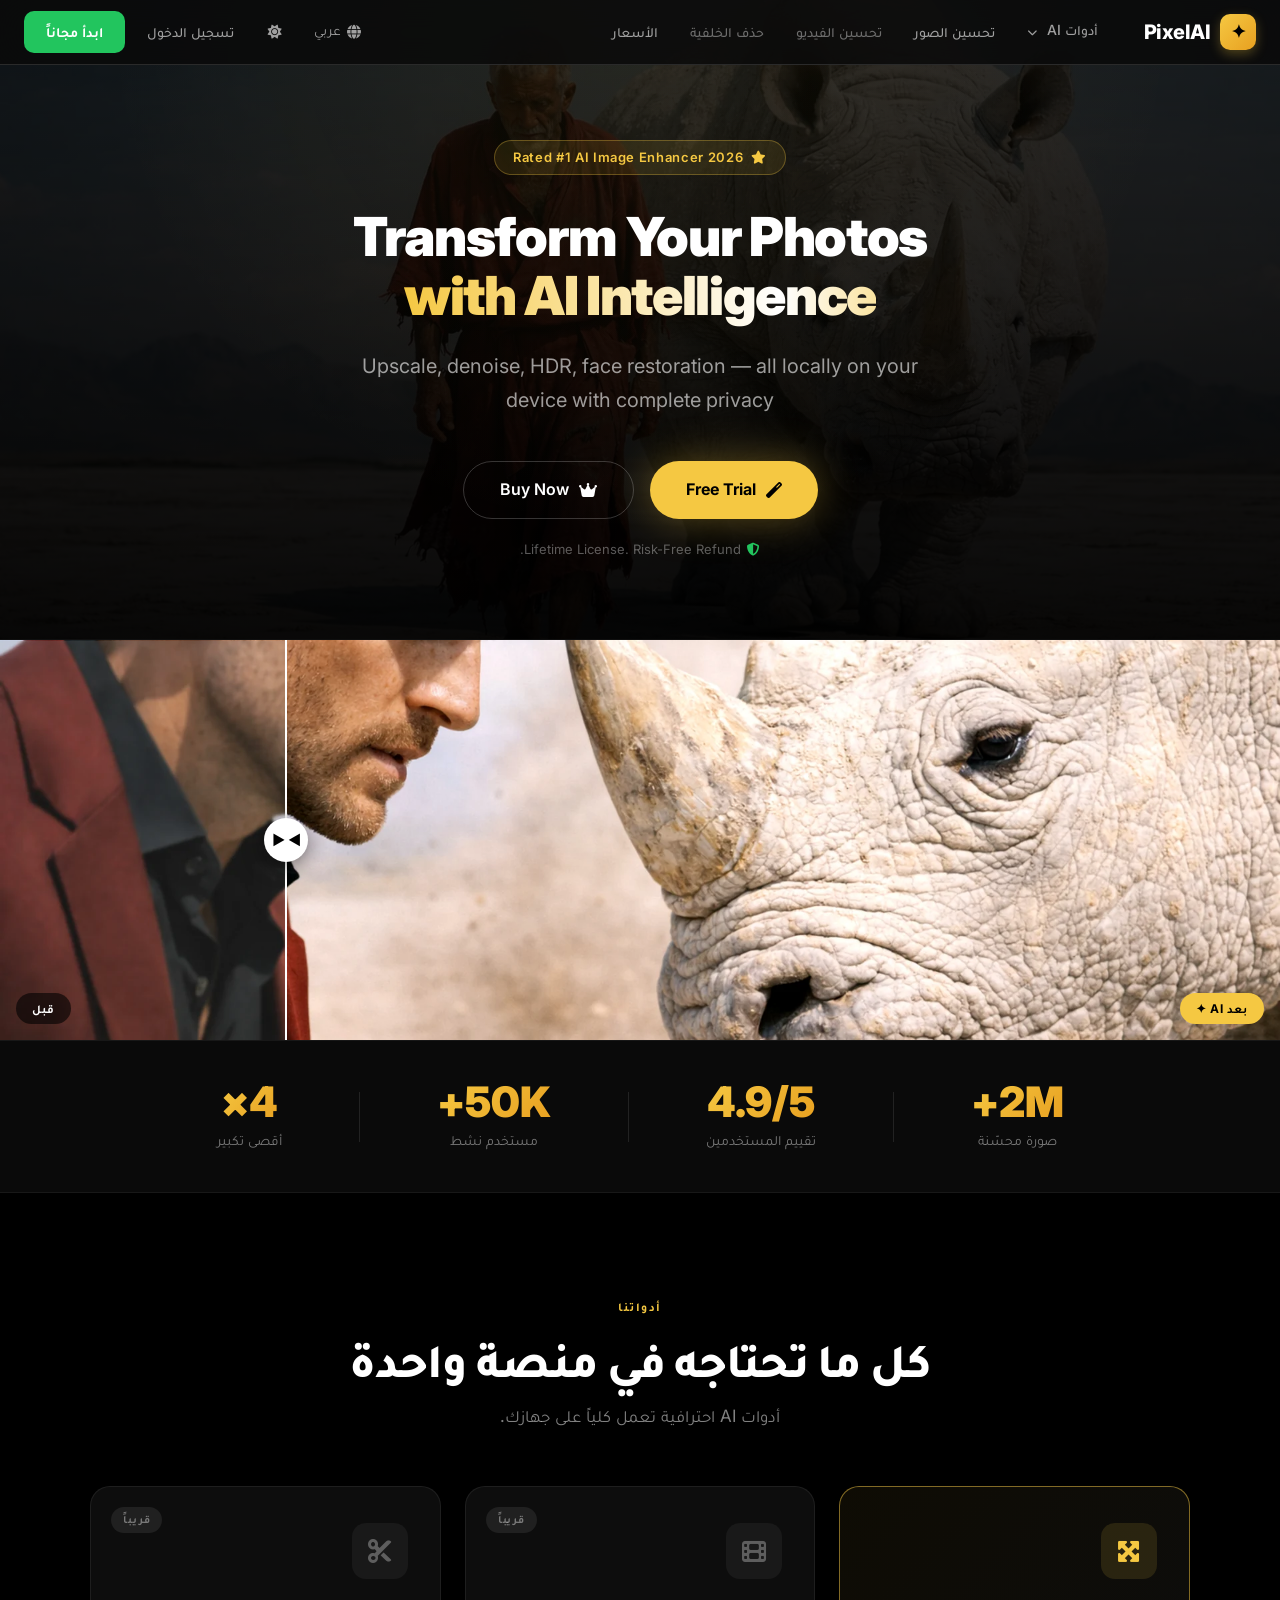
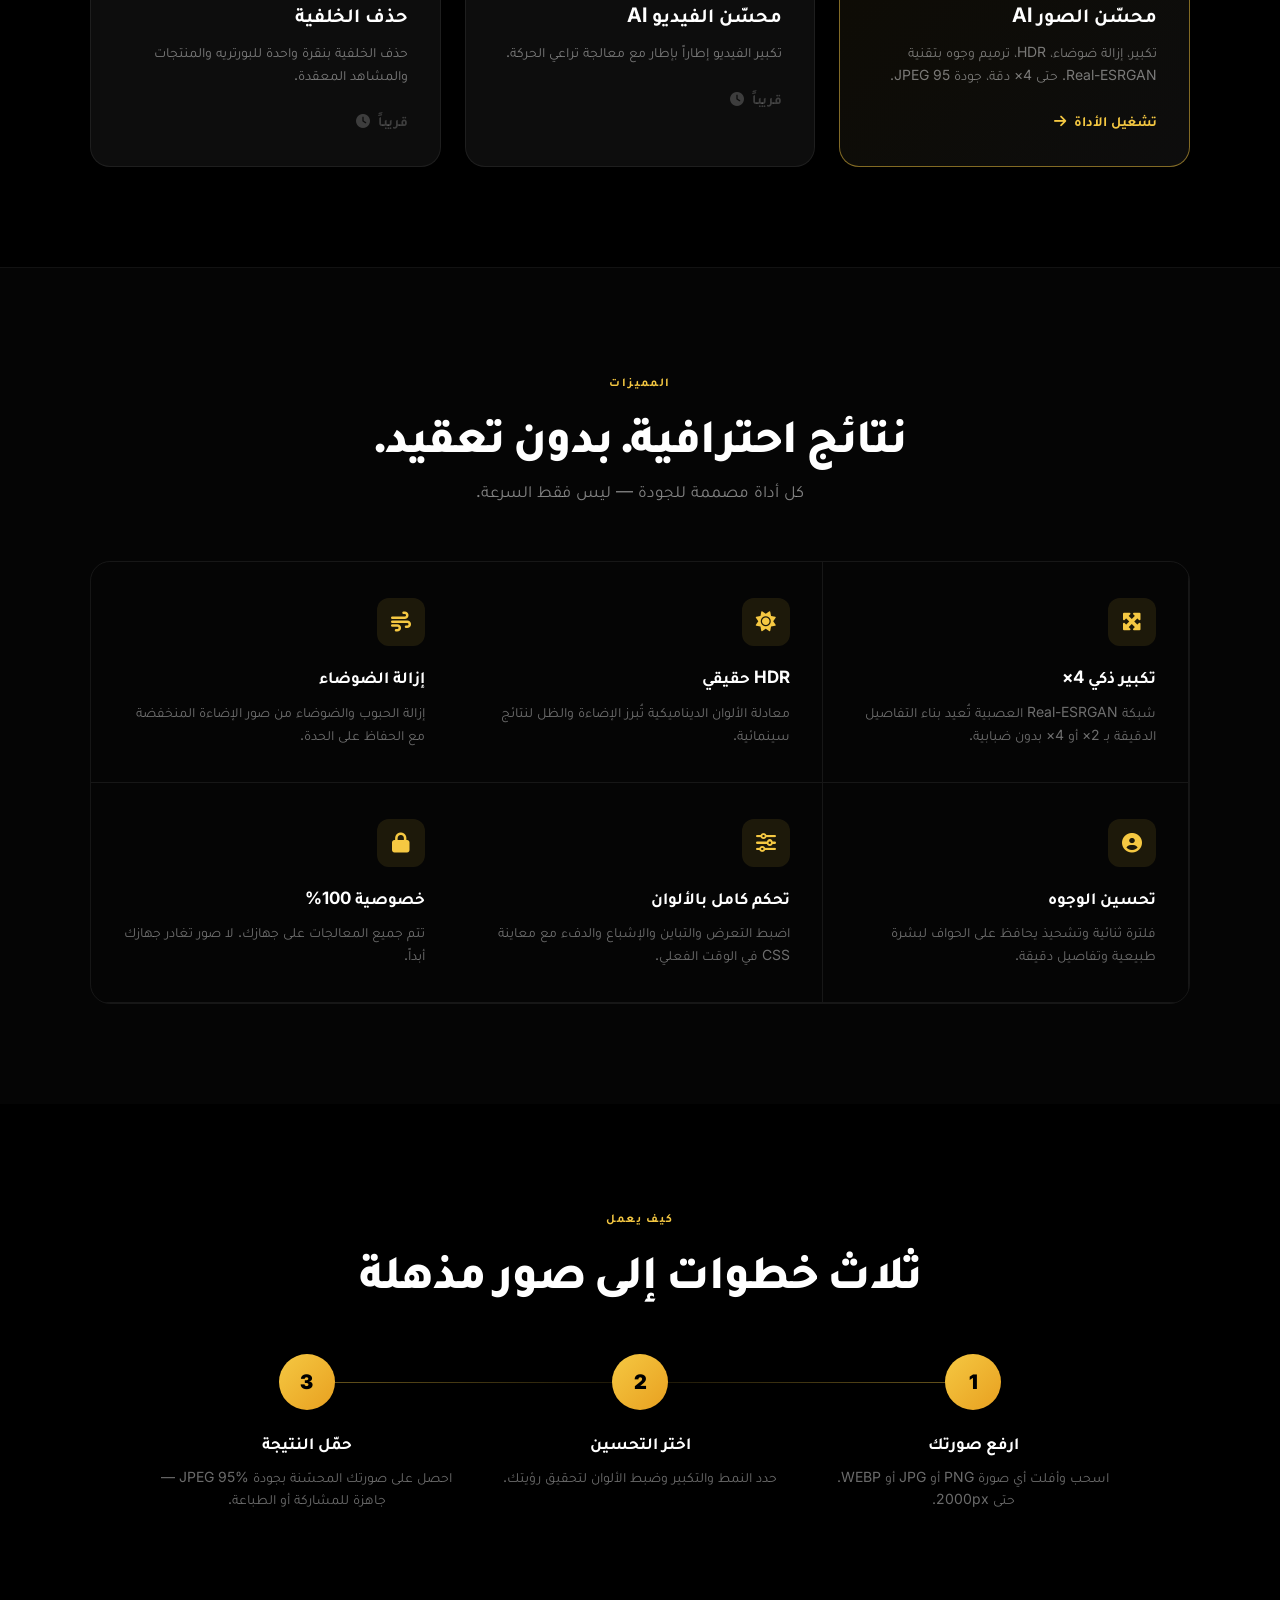
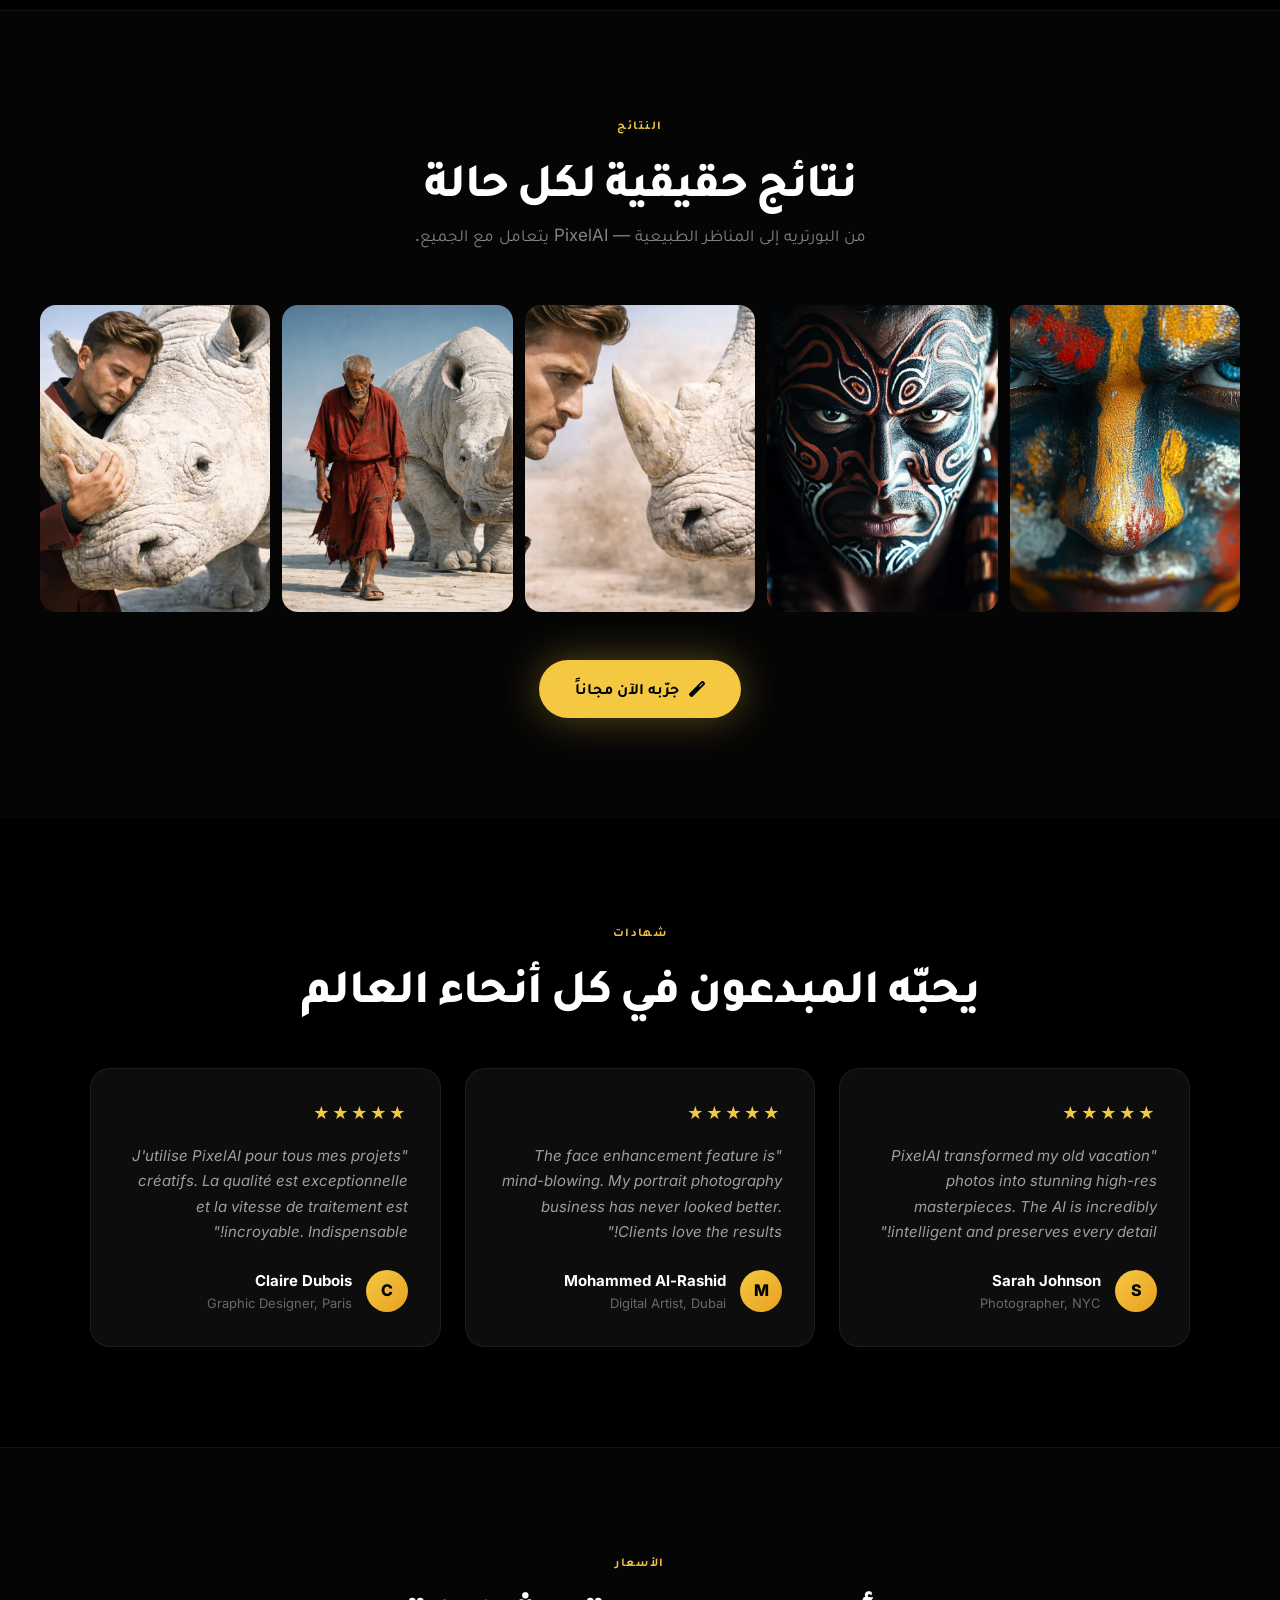
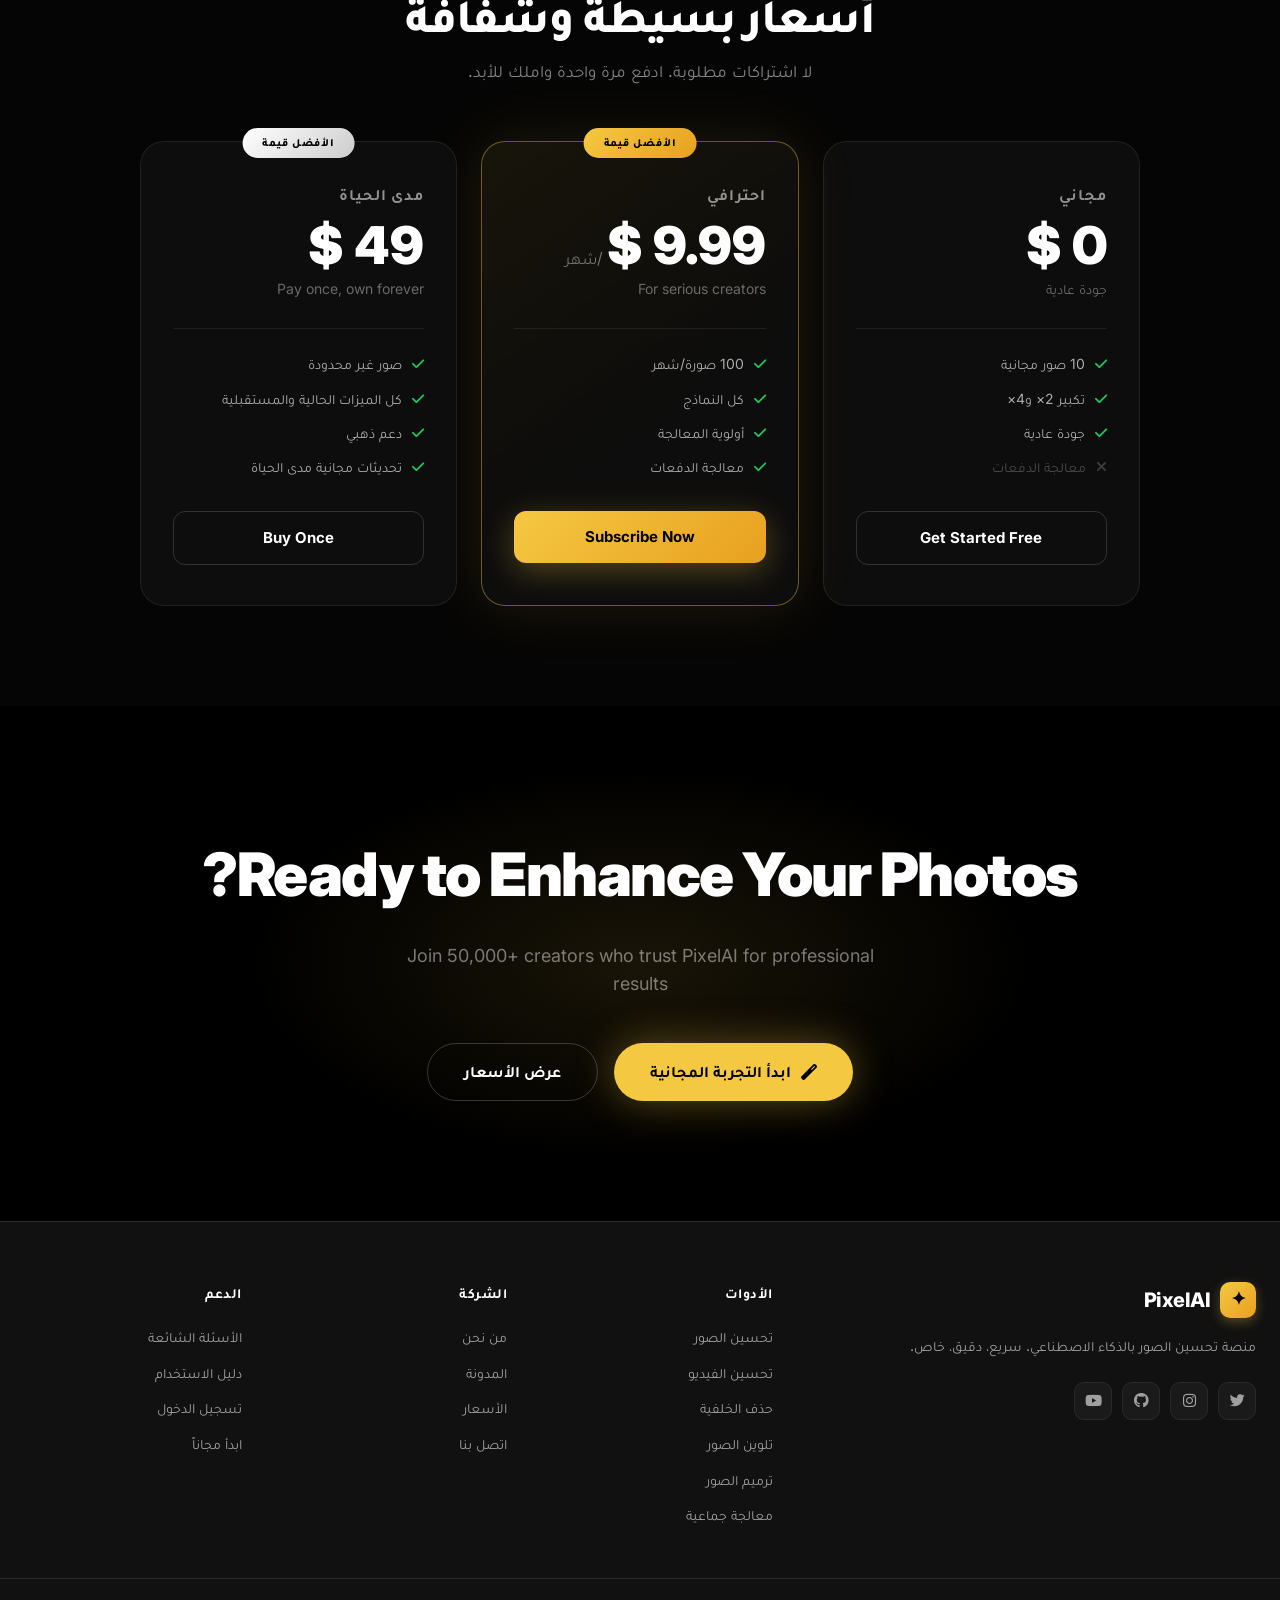
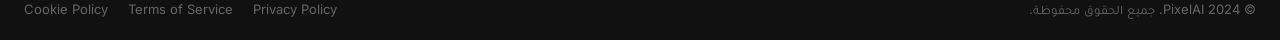
<file: pages/index.html>
<!DOCTYPE html>
<html lang="en" dir="ltr" data-theme="dark">
<head>
  <meta charset="UTF-8">
  <meta name="viewport" content="width=device-width, initial-scale=1.0">
  <title>PixelAI — AI Image Enhancement Platform</title>
  <meta name="description" content="Transform your photos with AI. Upscale, denoise, HDR, face restoration — all locally on your device.">
  <link rel="icon" type="image/svg+xml" href="../assets/favicon.svg">
  <link rel="stylesheet" href="../css/main.css">
  <link rel="stylesheet" href="../assets/custom.css">
  <link rel="stylesheet" href="https://cdnjs.cloudflare.com/ajax/libs/font-awesome/6.5.0/css/all.min.css">
  <style>
    /* ── Aiarty-style Homepage ───────────────────────────────── */
    body { background: #000; }

    /* HERO */
    .home-hero {
      position: relative;
      min-height: auto;
      display: flex;
      flex-direction: column;
      align-items: center;
      justify-content: center;
      text-align: center;
      overflow: hidden;
      padding: 140px 24px 80px;
      background: #000;
    }
    .home-hero-bg { position: absolute; inset: 0; z-index: 0; }
    .home-hero-slide {
      position: absolute; inset: 0;
      background-size: cover; background-position: center;
      opacity: 0; transition: opacity 1.5s ease;
      animation: kenBurnsHero 10s ease-in-out infinite alternate;
    }
    .home-hero-slide.active { opacity: 0.25; }
    @keyframes kenBurnsHero {
      from { transform: scale(1.0); }
      to   { transform: scale(1.1) translateX(-1%); }
    }
    .home-hero-overlay {
      position: absolute; inset: 0; z-index: 1;
      background: radial-gradient(ellipse at center top, rgba(245,200,66,0.06) 0%, transparent 60%),
                  linear-gradient(to bottom, rgba(0,0,0,0.3) 0%, rgba(0,0,0,0.85) 100%);
    }
    .home-hero-content {
      position: relative; z-index: 2;
      max-width: 900px; margin: 0 auto;
    }
    .hero-eyebrow {
      display: inline-flex; align-items: center; gap: 8px;
      background: rgba(245,200,66,0.1);
      border: 1px solid rgba(245,200,66,0.3);
      border-radius: 100px;
      padding: 6px 18px;
      font-size: 13px; font-weight: 600; letter-spacing: 0.05em;
      color: #f5c842;
      margin-bottom: 32px;
    }
    .home-hero-title {
      font-size: clamp(28px, 4.2vw, 54px);
      font-weight: 900; line-height: 1.1;
      letter-spacing: -0.025em; color: #fff;
      margin-bottom: 24px;
    }
    .brand-shimmer {
      background: linear-gradient(90deg, #f5c842 0%, #fff 40%, #f5c842 60%, #e8a020 100%);
      background-size: 200% auto;
      -webkit-background-clip: text; -webkit-text-fill-color: transparent;
      background-clip: text;
      animation: shimmer 3s linear infinite;
    }
    @keyframes shimmer {
      0%   { background-position: 200% center; }
      100% { background-position: -200% center; }
    }
    .home-hero-sub {
      font-size: clamp(16px, 2vw, 20px);
      color: rgba(255,255,255,0.6);
      max-width: 620px; margin: 0 auto 44px;
      line-height: 1.7;
    }
    .hero-cta-row {
      display: flex; align-items: center; justify-content: center;
      gap: 16px; flex-wrap: wrap; margin-bottom: 20px;
    }
    .btn-hero-primary {
      display: inline-flex; align-items: center; gap: 10px;
      background: #f5c842; color: #000;
      font-size: 16px; font-weight: 700;
      padding: 16px 36px; border-radius: 100px;
      border: none; cursor: pointer;
      transition: transform 0.2s, box-shadow 0.2s;
      box-shadow: 0 0 40px rgba(245,200,66,0.35);
    }
    .btn-hero-primary:hover {
      transform: translateY(-2px);
      box-shadow: 0 0 60px rgba(245,200,66,0.55);
    }
    .btn-hero-outline {
      display: inline-flex; align-items: center; gap: 10px;
      background: transparent; color: #fff;
      font-size: 16px; font-weight: 600;
      padding: 15px 36px; border-radius: 100px;
      border: 1px solid rgba(255,255,255,0.2); cursor: pointer;
      transition: border-color 0.2s, background 0.2s;
    }
    .btn-hero-outline:hover {
      border-color: rgba(255,255,255,0.5);
      background: rgba(255,255,255,0.05);
    }
    .hero-note-small {
      font-size: 13px; color: rgba(255,255,255,0.35);
      display: flex; align-items: center; justify-content: center; gap: 6px;
    }
    .hero-note-small i { color: #22c55e; }

    /* DEMO SLIDER — full-width section */
    .demo-section {
      width: 100%;
      background: #000;
      position: relative;
      border-top: 1px solid rgba(255,255,255,0.06);
    }
    .demo-wrap {
      position: relative; width: 100%; height: 400px;
      cursor: ew-resize; user-select: none;
      overflow: hidden;
    }
    @media (max-width: 768px) { .demo-wrap { height: 220px; } }

    .demo-img {
      position: absolute; inset: 0;
      background-size: cover; background-position: center;
      width: 100%; height: 100%;
    }
    .demo-img-before { clip-path: inset(0 50% 0 0); z-index: 2; }
    .demo-handle {
      position: absolute; top: 0; bottom: 0;
      left: 50%; transform: translateX(-50%);
      width: 2px; background: #fff; z-index: 10;
      display: flex; align-items: center; justify-content: center;
    }
    .demo-handle-btn {
      width: 44px; height: 44px;
      background: #fff; border-radius: 50%;
      display: flex; align-items: center; justify-content: center;
      box-shadow: 0 4px 20px rgba(0,0,0,0.5);
      font-size: 14px; color: #000; font-weight: 700;
      flex-shrink: 0;
    }
    .demo-tag {
      position: absolute; bottom: 16px;
      padding: 6px 16px; border-radius: 100px;
      font-size: 12px; font-weight: 700; letter-spacing: 0.05em; z-index: 20;
    }
    .demo-tag-before { left: 16px; background: rgba(0,0,0,0.6); color: #fff; }
    .demo-tag-after  { right: 16px; background: #f5c842; color: #000; }

    /* STATS */
    .home-stats {
      background: #0a0a0a;
      border-top: 1px solid rgba(255,255,255,0.06);
      border-bottom: 1px solid rgba(255,255,255,0.06);
      padding: 40px 24px;
    }
    .home-stats-inner {
      max-width: 900px; margin: 0 auto;
      display: flex; align-items: center; justify-content: space-around;
      gap: 24px; flex-wrap: wrap;
    }
    .home-stat { text-align: center; }
    .home-stat-num {
      font-size: 42px; font-weight: 900;
      background: linear-gradient(135deg, #f5c842, #e8a020);
      -webkit-background-clip: text; -webkit-text-fill-color: transparent;
      background-clip: text; line-height: 1;
    }
    .home-stat-lbl { font-size: 14px; color: rgba(255,255,255,0.45); margin-top: 6px; }
    .home-stats-divider { width: 1px; height: 50px; background: rgba(255,255,255,0.1); }

    /* TOOLS */
    .tools-section { padding: 100px 24px; background: #000; }
    .section-header { text-align: center; margin-bottom: 56px; }
    .section-eyebrow {
      display: inline-block;
      font-size: 12px; font-weight: 700; letter-spacing: 0.12em;
      text-transform: uppercase; color: #f5c842; margin-bottom: 16px;
    }
    .section-h2 {
      font-size: clamp(28px, 4vw, 48px);
      font-weight: 800; letter-spacing: -0.02em; color: #fff; line-height: 1.15;
    }
    .section-sub {
      font-size: 17px; color: rgba(255,255,255,0.5);
      margin-top: 16px; max-width: 560px; margin-inline: auto;
    }
    .tools-grid {
      display: grid;
      grid-template-columns: repeat(auto-fit, minmax(280px, 1fr));
      gap: 24px; max-width: 1100px; margin: 0 auto;
    }
    .tool-card {
      position: relative;
      background: #0d0d0d;
      border: 1px solid rgba(255,255,255,0.07);
      border-radius: 20px; overflow: hidden;
      padding: 36px 32px 32px;
      transition: border-color 0.3s, transform 0.3s, box-shadow 0.3s;
    }
    .tool-card:hover {
      border-color: rgba(245,200,66,0.35);
      transform: translateY(-4px);
      box-shadow: 0 24px 60px rgba(0,0,0,0.6), 0 0 0 1px rgba(245,200,66,0.15);
    }
    .tool-card.active-tool {
      border-color: rgba(245,200,66,0.5);
      background: linear-gradient(135deg, rgba(245,200,66,0.06) 0%, #0d0d0d 100%);
    }
    .tool-card-soon {
      position: absolute; top: 20px; right: 20px;
      background: rgba(255,255,255,0.08); color: rgba(255,255,255,0.4);
      font-size: 11px; font-weight: 700;
      letter-spacing: 0.08em; text-transform: uppercase;
      padding: 4px 12px; border-radius: 100px;
    }
    [dir="rtl"] .tool-card-soon { right: auto; left: 20px; }
    .tool-icon {
      width: 56px; height: 56px;
      background: rgba(245,200,66,0.12); border-radius: 14px;
      display: flex; align-items: center; justify-content: center;
      font-size: 24px; color: #f5c842; margin-bottom: 20px;
    }
    .tool-card.coming-soon .tool-icon {
      background: rgba(255,255,255,0.05); color: rgba(255,255,255,0.3);
    }
    .tool-card.coming-soon .tool-cta { color: rgba(255,255,255,0.2); }
    .tool-name { font-size: 20px; font-weight: 700; color: #fff; margin-bottom: 10px; }
    .tool-desc { font-size: 14px; color: rgba(255,255,255,0.45); line-height: 1.6; }
    .tool-cta {
      display: inline-flex; align-items: center; gap: 8px;
      margin-top: 24px; font-size: 14px; font-weight: 600; color: #f5c842;
      transition: gap 0.2s;
    }
    .tool-card:hover .tool-cta { gap: 12px; }

    /* FEATURES GRID */
    .features-section {
      padding: 100px 24px; background: #050505;
      border-top: 1px solid rgba(255,255,255,0.05);
    }
    .features-grid-home {
      display: grid; grid-template-columns: repeat(3, 1fr);
      max-width: 1100px; margin: 0 auto;
      border: 1px solid rgba(255,255,255,0.07);
      border-radius: 20px; overflow: hidden;
    }
    @media (max-width: 768px) { .features-grid-home { grid-template-columns: 1fr; } }
    @media (min-width: 769px) and (max-width: 1024px) { .features-grid-home { grid-template-columns: repeat(2, 1fr); } }
    .feat-cell {
      padding: 36px 32px;
      border-right: 1px solid rgba(255,255,255,0.07);
      border-bottom: 1px solid rgba(255,255,255,0.07);
      transition: background 0.3s;
    }
    .feat-cell:hover { background: rgba(255,255,255,0.02); }
    .feat-cell:nth-child(3n) { border-right: none; }
    .feat-icon-wrap {
      width: 48px; height: 48px;
      background: rgba(245,200,66,0.1); border-radius: 12px;
      display: flex; align-items: center; justify-content: center;
      font-size: 20px; color: #f5c842; margin-bottom: 18px;
    }
    .feat-cell-title { font-size: 17px; font-weight: 700; color: #fff; margin-bottom: 8px; }
    .feat-cell-desc  { font-size: 14px; color: rgba(255,255,255,0.42); line-height: 1.65; }

    /* HOW IT WORKS */
    .how-section-home { padding: 100px 24px; background: #000; }
    .steps-row {
      display: flex; align-items: flex-start;
      gap: 0; max-width: 1000px; margin: 0 auto; position: relative;
    }
    .steps-row::before {
      content: '';
      position: absolute; top: 28px;
      left: calc(16.66% + 28px); right: calc(16.66% + 28px);
      height: 1px;
      background: linear-gradient(to right, rgba(245,200,66,0.4), rgba(245,200,66,0.1), rgba(245,200,66,0.4));
    }
    @media (max-width: 600px) { .steps-row { flex-direction: column; gap: 32px; } .steps-row::before { display: none; } }
    .step-item { flex: 1; text-align: center; padding: 0 20px; }
    .step-num-wrap {
      width: 56px; height: 56px;
      background: linear-gradient(135deg, #f5c842, #e8a020);
      border-radius: 50%;
      display: flex; align-items: center; justify-content: center;
      font-size: 20px; font-weight: 900; color: #000;
      margin: 0 auto 20px; position: relative; z-index: 1;
    }
    .step-title-h { font-size: 17px; font-weight: 700; color: #fff; margin-bottom: 8px; }
    .step-desc-h  { font-size: 14px; color: rgba(255,255,255,0.42); line-height: 1.6; }

    /* GALLERY */
    .gallery-section {
      padding: 100px 24px; background: #050505;
      border-top: 1px solid rgba(255,255,255,0.05);
    }
    .gallery-grid {
      display: grid; grid-template-columns: repeat(5, 1fr);
      gap: 12px; max-width: 1200px; margin: 0 auto;
    }
    @media (max-width: 900px) { .gallery-grid { grid-template-columns: repeat(3, 1fr); } }
    @media (max-width: 560px) { .gallery-grid { grid-template-columns: repeat(2, 1fr); } }
    .gallery-card {
      position: relative; border-radius: 16px; overflow: hidden;
      aspect-ratio: 3/4; cursor: pointer;
    }
    .gallery-card img { width: 100%; height: 100%; object-fit: cover; transition: transform 0.4s ease; }
    .gallery-card:hover img { transform: scale(1.06); }
    .gallery-card-overlay {
      position: absolute; inset: 0;
      background: linear-gradient(to top, rgba(0,0,0,0.75) 0%, transparent 60%);
      display: flex; flex-direction: column; justify-content: flex-end; padding: 16px;
      opacity: 0; transition: opacity 0.3s;
    }
    .gallery-card:hover .gallery-card-overlay { opacity: 1; }
    .gallery-tag-badge {
      display: inline-block;
      background: #f5c842; color: #000;
      font-size: 10px; font-weight: 800;
      letter-spacing: 0.08em; text-transform: uppercase;
      padding: 3px 10px; border-radius: 100px;
      margin-bottom: 6px; width: fit-content;
    }
    .gallery-lbl { font-size: 13px; font-weight: 600; color: #fff; }

    /* TESTIMONIALS */
    .testimonials-section { padding: 100px 24px; background: #000; }
    .testimonials-grid-home {
      display: grid; grid-template-columns: repeat(auto-fit, minmax(300px, 1fr));
      gap: 24px; max-width: 1100px; margin: 0 auto;
    }
    .tcard {
      background: #0d0d0d; border: 1px solid rgba(255,255,255,0.07);
      border-radius: 20px; padding: 32px;
      transition: border-color 0.3s, transform 0.3s;
    }
    .tcard:hover { border-color: rgba(245,200,66,0.25); transform: translateY(-3px); }
    .tcard-stars { color: #f5c842; font-size: 16px; letter-spacing: 2px; margin-bottom: 16px; }
    .tcard-text  { font-size: 15px; color: rgba(255,255,255,0.6); line-height: 1.7; margin-bottom: 24px; font-style: italic; }
    .tcard-author { display: flex; align-items: center; gap: 14px; }
    .tcard-avatar {
      width: 42px; height: 42px; border-radius: 50%;
      background: linear-gradient(135deg, #f5c842, #e8a020);
      display: flex; align-items: center; justify-content: center;
      font-weight: 800; font-size: 16px; color: #000; flex-shrink: 0;
    }
    .tcard-name { font-size: 15px; font-weight: 700; color: #fff; }
    .tcard-role { font-size: 13px; color: rgba(255,255,255,0.38); }

    /* PRICING */
    .pricing-section-home {
      padding: 100px 24px; background: #050505;
      border-top: 1px solid rgba(255,255,255,0.05);
    }
    .pricing-grid-home {
      display: grid; grid-template-columns: repeat(auto-fit, minmax(280px, 1fr));
      gap: 24px; max-width: 1000px; margin: 0 auto;
    }
    .pcard {
      background: #0d0d0d; border: 1px solid rgba(255,255,255,0.08);
      border-radius: 24px; padding: 40px 32px; position: relative;
      transition: transform 0.3s, box-shadow 0.3s;
    }
    .pcard:hover { transform: translateY(-4px); }
    .pcard.featured {
      background: linear-gradient(145deg, rgba(245,200,66,0.08) 0%, #0d0d0d 60%);
      border-color: rgba(245,200,66,0.4);
      box-shadow: 0 0 60px rgba(245,200,66,0.12);
    }
    .pcard-badge {
      position: absolute; top: -14px; left: 50%; transform: translateX(-50%);
      background: linear-gradient(135deg, #f5c842, #e8a020);
      color: #000; font-size: 11px; font-weight: 800;
      letter-spacing: 0.08em; text-transform: uppercase;
      padding: 6px 20px; border-radius: 100px; white-space: nowrap;
    }
    .pcard-name { font-size: 16px; font-weight: 700; color: rgba(255,255,255,0.55); letter-spacing: 0.06em; text-transform: uppercase; margin-bottom: 12px; }
    .pcard-price { display: flex; align-items: baseline; gap: 4px; margin-bottom: 6px; }
    .pcard-amount { font-size: 52px; font-weight: 900; color: #fff; line-height: 1; }
    .pcard-period { font-size: 16px; color: rgba(255,255,255,0.4); }
    .pcard-desc   { font-size: 14px; color: rgba(255,255,255,0.38); margin-bottom: 28px; }
    .pcard-divider { height: 1px; background: rgba(255,255,255,0.07); margin-bottom: 24px; }
    .pcard-features { list-style: none; display: flex; flex-direction: column; gap: 12px; margin-bottom: 32px; }
    .pcard-features li { display: flex; align-items: center; gap: 10px; font-size: 14px; color: rgba(255,255,255,0.65); }
    .pcard-features li i.fa-check { color: #22c55e; }
    .pcard-features li i.fa-times  { color: rgba(255,255,255,0.2); }
    .pcard-features li.locked span { color: rgba(255,255,255,0.25); }
    .gallery-cta-wrap { text-align: center; margin-top: 48px; }
    .pcard-btn {
      display: block; width: 100%; text-align: center;
      padding: 14px; border-radius: 12px;
      font-size: 15px; font-weight: 700;
      transition: transform 0.2s, box-shadow 0.2s;
    }
    .pcard-btn:hover { transform: translateY(-1px); }
    .pcard-btn-gold {
      background: linear-gradient(135deg, #f5c842, #e8a020); color: #000;
      box-shadow: 0 8px 32px rgba(245,200,66,0.3);
    }
    .pcard-btn-gold:hover  { box-shadow: 0 12px 40px rgba(245,200,66,0.5); }
    .pcard-btn-outline {
      background: transparent; color: #fff;
      border: 1px solid rgba(255,255,255,0.15);
    }
    .pcard-btn-outline:hover { border-color: rgba(255,255,255,0.35); }

    /* FINAL CTA */
    .final-cta {
      padding: 120px 24px; background: #000;
      text-align: center; position: relative; overflow: hidden;
    }
    .final-cta::before {
      content: ''; position: absolute; top: 50%; left: 50%;
      transform: translate(-50%, -50%);
      width: 800px; height: 400px;
      background: radial-gradient(ellipse, rgba(245,200,66,0.1) 0%, transparent 70%);
      pointer-events: none;
    }
    .final-cta-content { position: relative; z-index: 1; }
    .final-cta-title {
      font-size: clamp(32px, 5vw, 60px); font-weight: 900; color: #fff;
      letter-spacing: -0.025em; margin-bottom: 20px;
    }
    .final-cta-sub {
      font-size: 18px; color: rgba(255,255,255,0.45);
      margin-bottom: 44px; max-width: 500px; margin-inline: auto;
    }
    .final-cta-buttons {
      display: flex; align-items: center; justify-content: center;
      gap: 16px; flex-wrap: wrap;
    }
  </style>
</head>
<body>

<div id="navbar-container"></div>

<!-- ═══ HERO ═══════════════════════════════════════════════════ -->
<section class="home-hero">
  <div class="home-hero-bg">
    <div class="home-hero-slide active" style="background-image:url('../assets/images/hero1.webp')"></div>
    <div class="home-hero-slide"        style="background-image:url('../assets/images/hero2.webp')"></div>
    <div class="home-hero-slide"        style="background-image:url('../assets/images/hero3.webp')"></div>
  </div>
  <div class="home-hero-overlay"></div>

  <div class="home-hero-content">
    <div class="hero-eyebrow">
      <i class="fas fa-star"></i>
      <span data-i18n="home_eyebrow">Rated #1 AI Image Enhancer 2024</span>
    </div>

    <h1 class="home-hero-title">
      <span data-i18n="home_hero_title_line1">Enhance Any Photo with</span><br>
      <span class="brand-shimmer" data-i18n="home_hero_title_brand">AI Intelligence</span>
    </h1>

    <p class="home-hero-sub" data-i18n="home_hero_sub">
      Upscale up to 4×, remove noise, restore faces, apply HDR — all processed locally on your device. Zero cloud. Zero compromise.
    </p>

    <div class="hero-cta-row">
      <a href="/pages/enhance.html" class="btn-hero-primary">
        <i class="fas fa-magic"></i>
        <span data-i18n="home_cta_try">Try Free — No Sign Up</span>
      </a>
      <a href="/pages/pricing.html" class="btn-hero-outline">
        <i class="fas fa-crown"></i>
        <span data-i18n="home_cta_pricing">View Pricing</span>
      </a>
    </div>

    <p class="hero-note-small">
      <i class="fas fa-shield-alt"></i>
      <span data-i18n="home_hero_guarantee">Lifetime License · Risk-Free Refund · 100% Private</span>
    </p>
  </div>
</section>

<!-- ═══ DEMO SLIDER — full width ═════════════════════════════ -->
<section class="demo-section">
  <div class="demo-wrap" id="demoWrap">
    <div class="demo-img" id="demoAfter" style="background-image:url('../assets/images/hero4.webp')"></div>
    <div class="demo-img demo-img-before" id="demoBefore" style="background-image:url('../assets/images/hero3.webp')"></div>
    <div class="demo-handle" id="demoHandle">
      <div class="demo-handle-btn">◄ ►</div>
    </div>
    <span class="demo-tag demo-tag-before" data-i18n="demo_before">BEFORE</span>
    <span class="demo-tag demo-tag-after"  data-i18n="demo_after">AFTER AI ✦</span>
  </div>
</section>

<!-- ═══ STATS ════════════════════════════════════════════════ -->
<section class="home-stats">
  <div class="home-stats-inner">
    <div class="home-stat">
      <div class="home-stat-num">2M+</div>
      <div class="home-stat-lbl" data-i18n="stat_images_label">Images Enhanced</div>
    </div>
    <div class="home-stats-divider"></div>
    <div class="home-stat">
      <div class="home-stat-num">4.9/5</div>
      <div class="home-stat-lbl" data-i18n="stat_rating_label">User Rating</div>
    </div>
    <div class="home-stats-divider"></div>
    <div class="home-stat">
      <div class="home-stat-num">50K+</div>
      <div class="home-stat-lbl" data-i18n="stat_users_label">Active Users</div>
    </div>
    <div class="home-stats-divider"></div>
    <div class="home-stat">
      <div class="home-stat-num">4×</div>
      <div class="home-stat-lbl" data-i18n="stat_upscale_label">Max Upscale</div>
    </div>
  </div>
</section>

<!-- ═══ TOOLS ════════════════════════════════════════════════ -->
<section class="tools-section">
  <div class="section-header">
    <div class="section-eyebrow" data-i18n="tools_eyebrow">Our Tools</div>
    <h2 class="section-h2" data-i18n="tools_h2">Everything You Need in One Platform</h2>
    <p class="section-sub" data-i18n="tools_sub">Professional-grade AI tools, running entirely on your machine.</p>
  </div>

  <div class="tools-grid">
    <a href="/pages/enhance.html" class="tool-card active-tool">
      <div class="tool-icon"><i class="fas fa-expand-arrows-alt"></i></div>
      <h3 class="tool-name" data-i18n="tool1_name">AI Image Enhancer</h3>
      <p class="tool-desc" data-i18n="tool1_desc">Upscale, denoise, HDR, face restoration with Real-ESRGAN. Up to 4× resolution, JPEG quality 95.</p>
      <span class="tool-cta">
        <span data-i18n="tool1_cta">Launch Tool</span>
        <i class="fas fa-arrow-right"></i>
      </span>
    </a>

    <div class="tool-card coming-soon">
      <span class="tool-card-soon" data-i18n="badge_soon">Soon</span>
      <div class="tool-icon"><i class="fas fa-film"></i></div>
      <h3 class="tool-name" data-i18n="tool2_name">AI Video Enhancer</h3>
      <p class="tool-desc" data-i18n="tool2_desc">Frame-by-frame video upscaling and restoration. Motion-aware AI processing.</p>
      <span class="tool-cta">
        <span data-i18n="badge_soon">Soon</span>
        <i class="fas fa-clock"></i>
      </span>
    </div>

    <div class="tool-card coming-soon">
      <span class="tool-card-soon" data-i18n="badge_soon">Soon</span>
      <div class="tool-icon"><i class="fas fa-cut"></i></div>
      <h3 class="tool-name" data-i18n="tool3_name">Background Remover</h3>
      <p class="tool-desc" data-i18n="tool3_desc">One-click precise background removal for portraits, products, and complex scenes.</p>
      <span class="tool-cta">
        <span data-i18n="badge_soon">Soon</span>
        <i class="fas fa-clock"></i>
      </span>
    </div>
  </div>
</section>

<!-- ═══ FEATURES ══════════════════════════════════════════════ -->
<section class="features-section">
  <div class="section-header">
    <div class="section-eyebrow" data-i18n="feat_eyebrow">Features</div>
    <h2 class="section-h2" data-i18n="feat_h2">Pro Results. Zero Complexity.</h2>
    <p class="section-sub" data-i18n="feat_sub">Every tool engineered for quality — not just speed.</p>
  </div>

  <div class="features-grid-home">
    <div class="feat-cell">
      <div class="feat-icon-wrap"><i class="fas fa-expand-arrows-alt"></i></div>
      <h3 class="feat-cell-title" data-i18n="feat1_title">Smart 4× Upscaling</h3>
      <p class="feat-cell-desc" data-i18n="feat1_desc_home">Real-ESRGAN neural network reconstructs fine details at 2× or 4× without blurring.</p>
    </div>
    <div class="feat-cell">
      <div class="feat-icon-wrap"><i class="fas fa-sun"></i></div>
      <h3 class="feat-cell-title" data-i18n="feat2_title">Real HDR Processing</h3>
      <p class="feat-cell-desc" data-i18n="feat2_desc_home">Dynamic tone mapping brings out highlights and shadows for cinema-like results.</p>
    </div>
    <div class="feat-cell">
      <div class="feat-icon-wrap"><i class="fas fa-wind"></i></div>
      <h3 class="feat-cell-title" data-i18n="feat3_title">Advanced Denoising</h3>
      <p class="feat-cell-desc" data-i18n="feat3_desc_home">Remove grain and noise from low-light photos while preserving sharpness.</p>
    </div>
    <div class="feat-cell">
      <div class="feat-icon-wrap"><i class="fas fa-user-circle"></i></div>
      <h3 class="feat-cell-title" data-i18n="feat4_title">Face Enhancement</h3>
      <p class="feat-cell-desc" data-i18n="feat4_desc_home">Bilateral filtering and edge-preserving sharpening for natural skin and detail.</p>
    </div>
    <div class="feat-cell">
      <div class="feat-icon-wrap"><i class="fas fa-sliders-h"></i></div>
      <h3 class="feat-cell-title" data-i18n="feat5_title">Full Color Control</h3>
      <p class="feat-cell-desc" data-i18n="feat5_desc_home">Adjust exposure, contrast, saturation, and warmth with real-time CSS preview.</p>
    </div>
    <div class="feat-cell">
      <div class="feat-icon-wrap"><i class="fas fa-lock"></i></div>
      <h3 class="feat-cell-title" data-i18n="feat6_title">100% Private</h3>
      <p class="feat-cell-desc" data-i18n="feat6_desc_home">All processing happens on your machine. No images ever leave your device.</p>
    </div>
  </div>
</section>

<!-- ═══ HOW IT WORKS ══════════════════════════════════════════ -->
<section class="how-section-home">
  <div class="section-header">
    <div class="section-eyebrow" data-i18n="how_eyebrow">How It Works</div>
    <h2 class="section-h2" data-i18n="how_h2_home">Three Steps to Stunning Photos</h2>
  </div>

  <div class="steps-row">
    <div class="step-item">
      <div class="step-num-wrap">1</div>
      <h3 class="step-title-h" data-i18n="step1_title_home">Upload Your Photo</h3>
      <p class="step-desc-h"   data-i18n="step1_desc_home">Drag and drop any PNG, JPG, or WEBP image. Up to 2000px input.</p>
    </div>
    <div class="step-item">
      <div class="step-num-wrap">2</div>
      <h3 class="step-title-h" data-i18n="step2_title_home">Choose Enhancement</h3>
      <p class="step-desc-h"   data-i18n="step2_desc_home">Select mode, scale, and color adjustments to match your vision.</p>
    </div>
    <div class="step-item">
      <div class="step-num-wrap">3</div>
      <h3 class="step-title-h" data-i18n="step3_title_home">Download Result</h3>
      <p class="step-desc-h"   data-i18n="step3_desc_home">Get your enhanced JPEG at 95% quality — ready to share or print.</p>
    </div>
  </div>
</section>

<!-- ═══ GALLERY ════════════════════════════════════════════════ -->
<section class="gallery-section">
  <div class="section-header">
    <div class="section-eyebrow" data-i18n="gallery_eyebrow">Results</div>
    <h2 class="section-h2" data-i18n="gallery_h2">Real Results for Every Use Case</h2>
    <p class="section-sub" data-i18n="gallery_sub">From portraits to landscapes — PixelAI handles it all.</p>
  </div>

  <div class="gallery-grid">
    <div class="gallery-card">
      <img src="../assets/images/portrait-colorful.webp" alt="Portrait Enhancement" loading="lazy">
      <div class="gallery-card-overlay">
        <span class="gallery-tag-badge" data-i18n="tag_portrait">Portrait</span>
        <span class="gallery-lbl" data-i18n="lbl_portrait">Face & Skin Enhancement</span>
      </div>
    </div>
    <div class="gallery-card">
      <img src="../assets/images/portrait-tribal.webp" alt="Tribal Portrait" loading="lazy">
      <div class="gallery-card-overlay">
        <span class="gallery-tag-badge" data-i18n="tag_detail">Detail</span>
        <span class="gallery-lbl" data-i18n="lbl_detail">Texture Recovery</span>
      </div>
    </div>
    <div class="gallery-card">
      <img src="../assets/images/hero2.webp" alt="Scene Enhancement" loading="lazy">
      <div class="gallery-card-overlay">
        <span class="gallery-tag-badge" data-i18n="tag_scene">Scene</span>
        <span class="gallery-lbl" data-i18n="lbl_scene">Subject Sharpening</span>
      </div>
    </div>
    <div class="gallery-card">
      <img src="../assets/images/hero1.webp" alt="Restoration" loading="lazy">
      <div class="gallery-card-overlay">
        <span class="gallery-tag-badge" data-i18n="tag_restore">Restore</span>
        <span class="gallery-lbl" data-i18n="lbl_restore">Old Photo Restoration</span>
      </div>
    </div>
    <div class="gallery-card">
      <img src="../assets/images/hero4.webp" alt="Close-up Enhancement" loading="lazy">
      <div class="gallery-card-overlay">
        <span class="gallery-tag-badge" data-i18n="tag_closeup">Close-up</span>
        <span class="gallery-lbl" data-i18n="lbl_closeup">Macro Upscaling</span>
      </div>
    </div>
  </div>

  <div class="gallery-cta-wrap">
    <a href="/pages/enhance.html" class="btn-hero-primary">
      <i class="fas fa-magic"></i>
      <span data-i18n="gallery_cta">Try It Free Now</span>
    </a>
  </div>
</section>

<!-- ═══ TESTIMONIALS ══════════════════════════════════════════ -->
<section class="testimonials-section">
  <div class="section-header">
    <div class="section-eyebrow" data-i18n="testi_eyebrow">Testimonials</div>
    <h2 class="section-h2" data-i18n="testi_h2">Loved by Creators Worldwide</h2>
  </div>

  <div class="testimonials-grid-home">
    <div class="tcard">
      <div class="tcard-stars">★★★★★</div>
      <p class="tcard-text">"PixelAI transformed my old vacation photos into stunning high-res masterpieces. The AI is incredibly intelligent and preserves every detail!"</p>
      <div class="tcard-author">
        <div class="tcard-avatar">S</div>
        <div>
          <p class="tcard-name">Sarah Johnson</p>
          <p class="tcard-role">Photographer, NYC</p>
        </div>
      </div>
    </div>
    <div class="tcard">
      <div class="tcard-stars">★★★★★</div>
      <p class="tcard-text">"The face enhancement feature is mind-blowing. My portrait photography business has never looked better. Clients love the results!"</p>
      <div class="tcard-author">
        <div class="tcard-avatar">M</div>
        <div>
          <p class="tcard-name">Mohammed Al-Rashid</p>
          <p class="tcard-role">Digital Artist, Dubai</p>
        </div>
      </div>
    </div>
    <div class="tcard">
      <div class="tcard-stars">★★★★★</div>
      <p class="tcard-text">"J'utilise PixelAI pour tous mes projets créatifs. La qualité est exceptionnelle et la vitesse de traitement est incroyable. Indispensable!"</p>
      <div class="tcard-author">
        <div class="tcard-avatar">C</div>
        <div>
          <p class="tcard-name">Claire Dubois</p>
          <p class="tcard-role">Graphic Designer, Paris</p>
        </div>
      </div>
    </div>
  </div>
</section>

<!-- ═══ PRICING ═══════════════════════════════════════════════ -->
<section class="pricing-section-home">
  <div class="section-header">
    <div class="section-eyebrow" data-i18n="pricing_eyebrow">Pricing</div>
    <h2 class="section-h2" data-i18n="pricing_h2_home">Simple, Transparent Pricing</h2>
    <p class="section-sub" data-i18n="pricing_sub_home">No subscriptions required. Pay once and own it forever.</p>
  </div>

  <div class="pricing-grid-home">
    <!-- Free -->
    <div class="pcard">
      <p class="pcard-name" data-i18n="plan_free">Free</p>
      <div class="pcard-price">
        <span class="pcard-amount" data-i18n="plan_free_price">$0</span>
      </div>
      <p class="pcard-desc" data-i18n="plan_free_feat3">Perfect to get started</p>
      <div class="pcard-divider"></div>
      <ul class="pcard-features">
        <li><i class="fas fa-check"></i><span data-i18n="plan_free_feat1">10 free images</span></li>
        <li><i class="fas fa-check"></i><span data-i18n="plan_free_feat2">2× and 4× upscaling</span></li>
        <li><i class="fas fa-check"></i><span data-i18n="plan_free_feat3">Standard quality</span></li>
        <li class="locked"><i class="fas fa-times"></i><span data-i18n="plan_free_feat4_locked">Batch processing</span></li>
      </ul>
      <a href="/pages/register.html" class="pcard-btn pcard-btn-outline" data-i18n="btn_get_free">Get Started Free</a>
    </div>

    <!-- Pro -->
    <div class="pcard featured">
      <div class="pcard-badge" data-i18n="plan_lifetime_badge" style="background:linear-gradient(135deg,#f5c842,#e8a020)">Most Popular</div>
      <p class="pcard-name" data-i18n="plan_pro">Pro</p>
      <div class="pcard-price">
        <span class="pcard-amount" data-i18n="plan_pro_price">$9.99</span>
        <span class="pcard-period" data-i18n="plan_pro_period">/month</span>
      </div>
      <p class="pcard-desc">For serious creators</p>
      <div class="pcard-divider"></div>
      <ul class="pcard-features">
        <li><i class="fas fa-check"></i><span data-i18n="plan_pro_feat1">100 images/month</span></li>
        <li><i class="fas fa-check"></i><span data-i18n="plan_pro_feat2">All AI models</span></li>
        <li><i class="fas fa-check"></i><span data-i18n="plan_pro_feat3">Priority processing</span></li>
        <li><i class="fas fa-check"></i><span data-i18n="plan_pro_feat4">Batch processing</span></li>
      </ul>
      <a href="/pages/register.html" class="pcard-btn pcard-btn-gold" data-i18n="btn_get_pro">Subscribe Now</a>
    </div>

    <!-- Lifetime -->
    <div class="pcard">
      <div class="pcard-badge" data-i18n="plan_lifetime_badge" style="background:linear-gradient(135deg,#fff,#ccc);color:#000;">Best Value</div>
      <p class="pcard-name" data-i18n="plan_lifetime">Lifetime</p>
      <div class="pcard-price">
        <span class="pcard-amount" data-i18n="plan_lifetime_price">$49</span>
      </div>
      <p class="pcard-desc">Pay once, own forever</p>
      <div class="pcard-divider"></div>
      <ul class="pcard-features">
        <li><i class="fas fa-check"></i><span data-i18n="plan_lifetime_feat1">Unlimited images</span></li>
        <li><i class="fas fa-check"></i><span data-i18n="plan_lifetime_feat2">All current & future features</span></li>
        <li><i class="fas fa-check"></i><span data-i18n="plan_lifetime_feat3">Gold support</span></li>
        <li><i class="fas fa-check"></i><span data-i18n="plan_lifetime_feat4">Lifetime free updates</span></li>
      </ul>
      <a href="/pages/pricing.html" class="pcard-btn pcard-btn-outline" data-i18n="btn_get_lifetime">Buy Once</a>
    </div>
  </div>
</section>

<!-- ═══ FINAL CTA ══════════════════════════════════════════════ -->
<section class="final-cta">
  <div class="final-cta-content">
    <h2 class="final-cta-title" data-i18n="cta_title_home">Ready to Enhance Your Photos?</h2>
    <p class="final-cta-sub" data-i18n="cta_sub_home">Join 50,000+ creators who trust PixelAI for professional results.</p>
    <div class="final-cta-buttons">
      <a href="/pages/enhance.html" class="btn-hero-primary">
        <i class="fas fa-magic"></i>
        <span data-i18n="cta_try_home">Start Free Trial</span>
      </a>
      <a href="/pages/pricing.html" class="btn-hero-outline">
        <span data-i18n="cta_view_pricing">View Pricing</span>
      </a>
    </div>
  </div>
</section>

<div id="footer-container"></div>

<script src="../js/translations.js"></script>
<script src="../js/theme.js"></script>
<script src="../js/navbar.js"></script>
<script src="../js/footer.js"></script>
<script src="../js/content.js"></script>
<script>
  initTheme();
  setLanguage(localStorage.getItem('pixelai_lang') || 'ar');
  injectNavbar();
  injectFooter();

  // Hero background slideshow
  (function() {
    const slides = document.querySelectorAll('.home-hero-slide');
    if (!slides.length) return;
    let current = 0;
    setInterval(() => {
      slides[current].classList.remove('active');
      current = (current + 1) % slides.length;
      slides[current].classList.add('active');
    }, 5000);
  })();

  // Before / After demo slider
  (function() {
    const wrap   = document.getElementById('demoWrap');
    const before = document.getElementById('demoBefore');
    const handle = document.getElementById('demoHandle');
    if (!wrap) return;

    let dragging = false;
    let pos = 50;

    function setPos(pct) {
      pct = Math.max(5, Math.min(95, pct));
      pos = pct;
      handle.style.left = pct + '%';
      before.style.clipPath = 'inset(0 ' + (100 - pct) + '% 0 0)';
    }

    setPos(50);

    handle.addEventListener('mousedown',  () => dragging = true);
    handle.addEventListener('touchstart', () => dragging = true, { passive: true });
    wrap.addEventListener('click', e => {
      const rect = wrap.getBoundingClientRect();
      setPos(((e.clientX - rect.left) / rect.width) * 100);
    });

    document.addEventListener('mousemove', e => {
      if (!dragging) return;
      const rect = wrap.getBoundingClientRect();
      setPos(((e.clientX - rect.left) / rect.width) * 100);
    });
    document.addEventListener('touchmove', e => {
      if (!dragging) return;
      const rect = wrap.getBoundingClientRect();
      setPos(((e.touches[0].clientX - rect.left) / rect.width) * 100);
    }, { passive: true });
    document.addEventListener('mouseup',  () => dragging = false);
    document.addEventListener('touchend', () => dragging = false);

    // Auto-animate
    let dir = -1;
    setInterval(() => {
      if (dragging) return;
      pos += dir * 0.35;
      if (pos <= 22) dir = 1;
      if (pos >= 78) dir = -1;
      setPos(pos);
    }, 30);
  })();
</script>
</body>
</html>
</file>
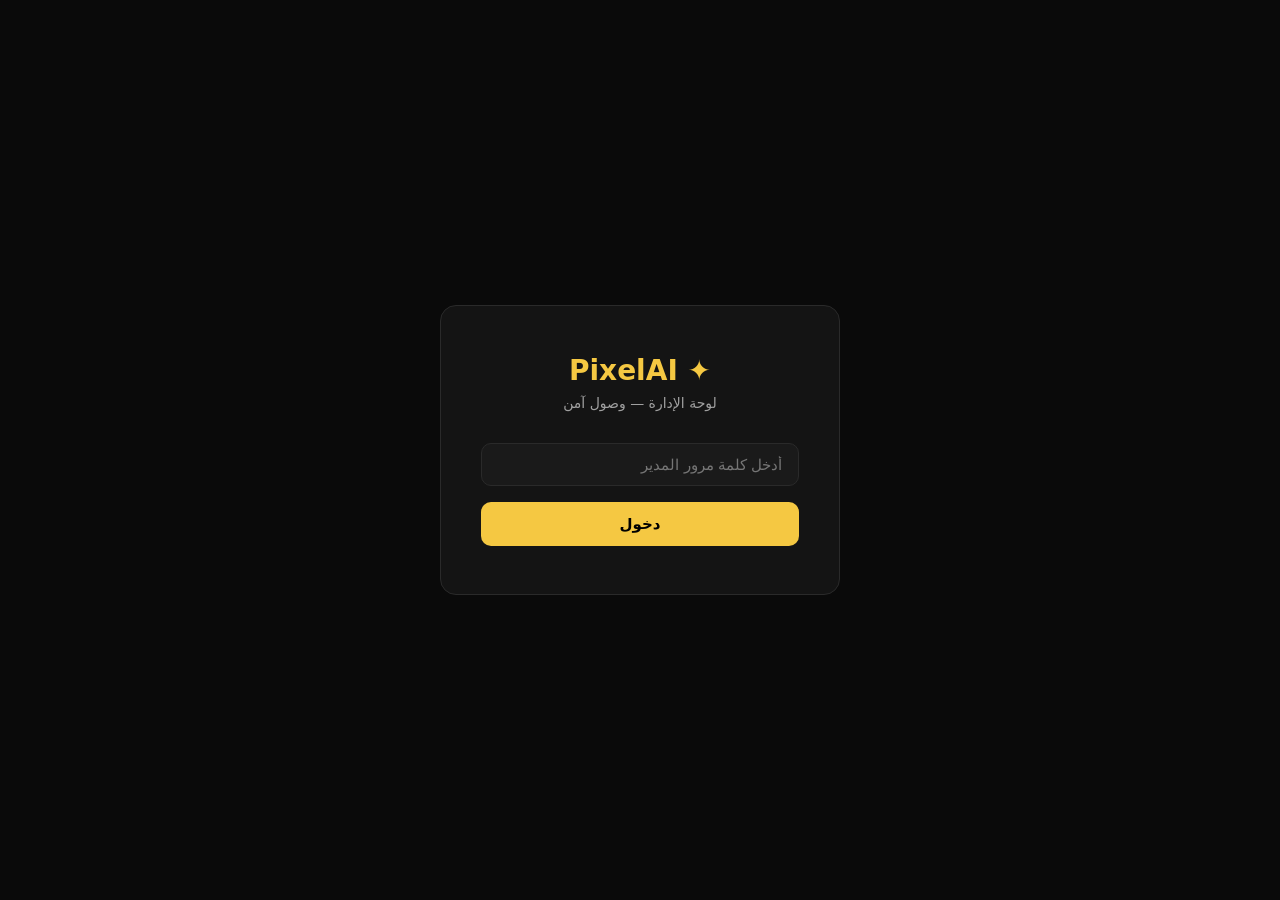
<file: pages/admin.html>
<!DOCTYPE html>
<html lang="en" dir="ltr" data-theme="dark">
<head>
  <meta charset="UTF-8">
  <meta name="viewport" content="width=device-width, initial-scale=1.0">
  <title>PixelAI Admin</title>
  <link rel="icon" type="image/svg+xml" href="../assets/favicon.svg">
  <link rel="stylesheet" href="https://cdnjs.cloudflare.com/ajax/libs/font-awesome/6.5.0/css/all.min.css">
  <style>
    :root {
      --bg: #0a0a0a; --bg2: #111; --bg3: #1a1a1a; --card: #141414;
      --border: #2a2a2a; --text: #fff; --text2: #a0a0a0; --text3: #555;
      --accent: #f5c842; --green: #22c55e; --red: #ef4444; --blue: #3b82f6;
    }
    *, *::before, *::after { box-sizing: border-box; margin: 0; padding: 0; }
    body { font-family: 'Inter', system-ui, sans-serif; background: var(--bg); color: var(--text); min-height: 100vh; }
    a { color: inherit; text-decoration: none; }
    button { cursor: pointer; font-family: inherit; border: none; outline: none; }

    /* ── Login Screen ── */
    #loginScreen {
      display: flex; align-items: center; justify-content: center;
      min-height: 100vh; padding: 24px;
    }
    .login-box {
      background: var(--card); border: 1px solid var(--border); border-radius: 16px;
      padding: 48px 40px; width: 100%; max-width: 400px; text-align: center;
    }
    .login-box .logo { font-size: 28px; font-weight: 900; color: var(--accent); margin-bottom: 8px; }
    .login-box .sub { color: var(--text2); font-size: 14px; margin-bottom: 32px; }
    .login-box input {
      width: 100%; padding: 12px 16px; background: var(--bg3);
      border: 1px solid var(--border); border-radius: 10px;
      color: var(--text); font-size: 15px; margin-bottom: 16px;
    }
    .login-box input:focus { outline: none; border-color: var(--accent); }
    .btn-login {
      width: 100%; padding: 13px; background: var(--accent); color: #000;
      font-weight: 700; font-size: 15px; border-radius: 10px;
      transition: opacity 0.2s;
    }
    .btn-login:hover { opacity: 0.9; }
    #loginError { color: var(--red); font-size: 13px; margin-top: 12px; display: none; }

    /* ── Admin Layout ── */
    #adminPanel { display: none; }
    .admin-nav {
      background: var(--card); border-bottom: 1px solid var(--border);
      padding: 0 24px; display: flex; align-items: center; gap: 24px; height: 58px;
      position: sticky; top: 0; z-index: 100;
    }
    .admin-nav .logo { font-weight: 900; color: var(--accent); font-size: 20px; margin-inline-end: auto; }
    .nav-tab {
      padding: 6px 14px; border-radius: 8px; font-size: 13px; font-weight: 500;
      color: var(--text2); background: none; transition: all 0.2s;
    }
    .nav-tab.active, .nav-tab:hover { background: var(--bg3); color: var(--text); }
    .nav-tab.active { color: var(--accent); }
    .btn-logout {
      padding: 6px 14px; background: var(--bg3); border-radius: 8px;
      font-size: 13px; color: var(--text2); transition: all 0.2s;
    }
    .btn-logout:hover { color: var(--red); }

    .admin-body { padding: 32px 24px; max-width: 1400px; margin: 0 auto; }

    /* ── Tab Panels ── */
    .tab-panel { display: none; }
    .tab-panel.active { display: block; }

    /* ── Stats Cards ── */
    .stats-row {
      display: grid; grid-template-columns: repeat(auto-fill, minmax(180px, 1fr));
      gap: 16px; margin-bottom: 32px;
    }
    .stat-card {
      background: var(--card); border: 1px solid var(--border); border-radius: 12px;
      padding: 20px; text-align: center;
    }
    .stat-card .s-val { font-size: 28px; font-weight: 800; color: var(--accent); }
    .stat-card .s-label { font-size: 12px; color: var(--text2); margin-top: 4px; }

    /* ── Section Card ── */
    .section-card {
      background: var(--card); border: 1px solid var(--border); border-radius: 12px;
      overflow: hidden; margin-bottom: 24px;
    }
    .section-head {
      padding: 16px 20px; border-bottom: 1px solid var(--border);
      display: flex; align-items: center; justify-content: space-between;
      font-weight: 600; font-size: 15px;
    }
    .section-head .actions { display: flex; gap: 8px; }

    /* ── Tables ── */
    .tbl-wrap { overflow-x: auto; }
    table { width: 100%; border-collapse: collapse; font-size: 13px; }
    thead th {
      padding: 10px 16px; text-align: start; color: var(--text2);
      font-weight: 500; border-bottom: 1px solid var(--border);
      white-space: nowrap;
    }
    tbody tr { border-bottom: 1px solid rgba(255,255,255,0.04); transition: background 0.15s; }
    tbody tr:last-child { border-bottom: none; }
    tbody tr:hover { background: var(--bg3); }
    tbody td { padding: 10px 16px; vertical-align: middle; white-space: nowrap; }

    .badge {
      display: inline-block; padding: 2px 8px; border-radius: 100px;
      font-size: 11px; font-weight: 600;
    }
    .badge-green { background: rgba(34,197,94,0.15); color: var(--green); }
    .badge-red { background: rgba(239,68,68,0.15); color: var(--red); }
    .badge-blue { background: rgba(59,130,246,0.15); color: var(--blue); }
    .badge-gold { background: rgba(245,200,66,0.15); color: var(--accent); }

    /* ── Action Buttons ── */
    .act-btn {
      padding: 4px 10px; border-radius: 6px; font-size: 12px; font-weight: 500;
      background: var(--bg3); color: var(--text2); transition: all 0.15s;
    }
    .act-btn:hover { color: var(--text); background: var(--border); }
    .act-btn.danger:hover { color: var(--red); }
    .act-btn.warn:hover { color: var(--accent); }

    /* ── Logs ── */
    .log-list { padding: 16px 20px; font-family: monospace; font-size: 12px; }
    .log-entry { padding: 6px 0; border-bottom: 1px solid rgba(255,255,255,0.04); color: var(--text2); }
    .log-entry .log-time { color: var(--text3); margin-inline-end: 8px; }
    .log-entry.error .log-msg { color: var(--red); }
    .log-entry.warn .log-msg { color: var(--accent); }

    /* ── Inputs ── */
    .inline-input {
      background: var(--bg3); border: 1px solid var(--border); border-radius: 6px;
      color: var(--text); padding: 4px 8px; font-size: 13px; width: 80px;
    }
    .inline-input:focus { outline: none; border-color: var(--accent); }

    /* ── Btn styles ── */
    .btn-sm {
      padding: 7px 16px; border-radius: 8px; font-size: 13px; font-weight: 600;
      transition: opacity 0.2s;
    }
    .btn-primary-sm { background: var(--green); color: #000; }
    .btn-danger-sm { background: var(--red); color: #fff; }
    .btn-accent-sm { background: var(--accent); color: #000; }
    .btn-sm:hover { opacity: 0.85; }

    /* ── Pagination ── */
    .pagination { display: flex; gap: 8px; justify-content: center; padding: 16px; }
    .page-btn {
      padding: 6px 12px; border-radius: 6px; font-size: 13px;
      background: var(--bg3); color: var(--text2);
    }
    .page-btn.active { background: var(--accent); color: #000; font-weight: 700; }
    .page-btn:hover:not(.active) { background: var(--border); }

    /* ── Toast ── */
    .toast {
      position: fixed; bottom: 24px; right: 24px; background: var(--card);
      border: 1px solid var(--border); border-radius: 10px; padding: 12px 20px;
      font-size: 14px; z-index: 9999; opacity: 0; transform: translateY(10px);
      transition: all 0.3s; pointer-events: none;
    }
    .toast.show { opacity: 1; transform: translateY(0); }
    .toast.success { border-color: var(--green); color: var(--green); }
    .toast.error { border-color: var(--red); color: var(--red); }

    /* ── Cleanup Result ── */
    .cleanup-result {
      background: var(--bg3); border-radius: 8px; padding: 12px 16px;
      font-size: 13px; color: var(--text2); margin-top: 12px; display: none;
    }

    /* ── Content Editor ── */
    .editor-section { margin-bottom: 24px; }
    .editor-section h3 {
      font-size: 13px; font-weight: 600; color: var(--text2);
      text-transform: uppercase; letter-spacing: 0.5px;
      padding: 12px 20px; border-bottom: 1px solid var(--border);
    }
    .editor-fields { padding: 16px 20px; display: grid; gap: 12px; }
    .field-row { display: grid; grid-template-columns: 160px 1fr; align-items: start; gap: 12px; }
    .field-row label { font-size: 13px; color: var(--text2); padding-top: 9px; }
    .editor-input, .editor-textarea {
      background: var(--bg3); border: 1px solid var(--border); border-radius: 8px;
      color: var(--text); padding: 8px 12px; font-size: 13px; font-family: inherit; width: 100%;
    }
    .editor-input:focus, .editor-textarea:focus { outline: none; border-color: var(--accent); }
    .editor-textarea { resize: vertical; min-height: 70px; }
    .img-preview {
      width: 80px; height: 55px; border-radius: 6px; object-fit: cover;
      border: 1px solid var(--border); vertical-align: middle; margin-inline-start: 8px;
    }
    .img-row { display: flex; align-items: center; gap: 8px; flex-wrap: wrap; }
    .img-slot { position: relative; display: inline-flex; align-items: center; gap: 6px; }
    .array-row { display: flex; flex-direction: column; gap: 6px; }
    .array-item { display: flex; gap: 6px; align-items: center; }
    .array-item .editor-input { flex: 1; }
    .btn-add-row { padding: 4px 10px; background: var(--bg3); border-radius: 6px; font-size: 12px; color: var(--text2); margin-top: 4px; }
    .btn-add-row:hover { color: var(--accent); }
    .sticky-save {
      position: sticky; bottom: 0; background: var(--bg2);
      border-top: 1px solid var(--border); padding: 16px 24px;
      display: flex; align-items: center; gap: 12px; z-index: 10;
    }
    .save-status { font-size: 13px; color: var(--text2); }
  </style>
</head>
<body>

<!-- ═══ LOGIN SCREEN ═══════════════════════════════════════════════ -->
<div id="loginScreen">
  <div class="login-box">
    <div class="logo">✦ PixelAI</div>
    <div class="sub" data-i18n="admin_panel_sub">Admin Panel — Secure Access</div>
    <input type="password" id="pwInput" data-i18n-attr="placeholder" data-i18n="admin_password_placeholder" placeholder="Enter admin password" autocomplete="current-password">
    <button class="btn-login" onclick="doLogin()" data-i18n="admin_login_btn">Login</button>
    <div id="loginError" data-i18n="admin_wrong_password">Wrong password. Try again.</div>
  </div>
</div>

<!-- ═══ ADMIN PANEL ════════════════════════════════════════════════ -->
<div id="adminPanel">
  <nav class="admin-nav">
    <div class="logo">✦ PixelAI Admin</div>
    <button class="nav-tab active" onclick="switchTab('stats', this)"><i class="fas fa-chart-bar"></i> <span data-i18n="admin_tab_stats">Stats</span></button>
    <button class="nav-tab" onclick="switchTab('users', this)"><i class="fas fa-users"></i> <span data-i18n="admin_tab_users">Users</span></button>
    <button class="nav-tab" onclick="switchTab('images', this)"><i class="fas fa-image"></i> <span data-i18n="admin_tab_images">Images</span></button>
    <button class="nav-tab" onclick="switchTab('logs', this)"><i class="fas fa-terminal"></i> <span data-i18n="admin_tab_logs">Logs</span></button>
    <button class="nav-tab" onclick="switchTab('pages', this)"><i class="fas fa-edit"></i> <span data-i18n="admin_tab_pages">Pages</span></button>
    <button class="nav-tab" onclick="switchTab('style', this)"><i class="fas fa-paint-brush"></i> <span data-i18n="admin_tab_style">Style</span></button>
    <!-- Language switcher -->
    <div style="display:flex;gap:4px;margin-inline-start:8px">
      <button onclick="adminSetLang('ar')" style="padding:4px 8px;border-radius:6px;background:var(--bg3);color:var(--text2);font-size:12px;border:1px solid var(--border)" id="adminLangAr">عربي</button>
      <button onclick="adminSetLang('en')" style="padding:4px 8px;border-radius:6px;background:var(--bg3);color:var(--text2);font-size:12px;border:1px solid var(--border)" id="adminLangEn">EN</button>
      <button onclick="adminSetLang('fr')" style="padding:4px 8px;border-radius:6px;background:var(--bg3);color:var(--text2);font-size:12px;border:1px solid var(--border)" id="adminLangFr">FR</button>
    </div>
    <button class="btn-logout" onclick="doLogout()"><i class="fas fa-sign-out-alt"></i> <span data-i18n="admin_logout">Logout</span></button>
  </nav>

  <div class="admin-body">

    <!-- ── STATS TAB ── -->
    <div class="tab-panel active" id="tab-stats">
      <div class="stats-row" id="statsRow">
        <div class="stat-card"><div class="s-val" id="st-users">—</div><div class="s-label" data-i18n="admin_total_users">Total Users</div></div>
        <div class="stat-card"><div class="s-val" id="st-active">—</div><div class="s-label" data-i18n="admin_active_today">Active Today</div></div>
        <div class="stat-card"><div class="s-val" id="st-img-today">—</div><div class="s-label" data-i18n="admin_images_today">Images Today</div></div>
        <div class="stat-card"><div class="s-val" id="st-img-total">—</div><div class="s-label" data-i18n="admin_total_images">Total Images</div></div>
        <div class="stat-card"><div class="s-val" id="st-uploads-mb">—</div><div class="s-label" data-i18n="admin_uploads_mb">Uploads MB</div></div>
        <div class="stat-card"><div class="s-val" id="st-outputs-mb">—</div><div class="s-label" data-i18n="admin_outputs_mb">Outputs MB</div></div>
        <div class="stat-card"><div class="s-val" id="st-errors">—</div><div class="s-label" data-i18n="admin_errors_today">Errors Today</div></div>
      </div>

      <!-- Cleanup -->
      <div class="section-card">
        <div class="section-head">
          <span><i class="fas fa-trash-alt" style="color:var(--red);margin-inline-end:8px"></i><span data-i18n="admin_cleanup">Cleanup Old Outputs</span></span>
          <button class="btn-sm btn-danger-sm" onclick="runCleanup()" data-i18n="admin_cleanup_btn">Delete outputs &gt; 7 days</button>
        </div>
        <div class="cleanup-result" id="cleanupResult"></div>
      </div>
    </div>

    <!-- ── USERS TAB ── -->
    <div class="tab-panel" id="tab-users">
      <div class="section-card">
        <div class="section-head">
          <span><i class="fas fa-users" style="color:var(--accent);margin-inline-end:8px"></i><span data-i18n="admin_users_title">Users</span></span>
          <div class="actions">
            <input type="text" class="inline-input" style="width:180px" id="userSearch" data-i18n-attr="placeholder" data-i18n="admin_search_placeholder" placeholder="Search email..." oninput="searchUsers()">
          </div>
        </div>
        <div class="tbl-wrap">
          <table>
            <thead>
              <tr>
                <th data-i18n="admin_col_id">ID</th><th data-i18n="admin_col_email">Email</th><th data-i18n="admin_col_username">Username</th><th data-i18n="admin_col_plan">Plan</th>
                <th data-i18n="admin_col_credits">Credits</th><th data-i18n="admin_col_images">Images</th><th data-i18n="admin_col_status">Status</th>
                <th data-i18n="admin_col_created">Created</th><th data-i18n="admin_col_last_active">Last Active</th><th data-i18n="admin_col_actions">Actions</th>
              </tr>
            </thead>
            <tbody id="usersTbody"></tbody>
          </table>
        </div>
        <div class="pagination" id="usersPagination"></div>
      </div>
    </div>

    <!-- ── IMAGES TAB ── -->
    <div class="tab-panel" id="tab-images">
      <div class="section-card">
        <div class="section-head">
          <span><i class="fas fa-image" style="color:var(--accent);margin-inline-end:8px"></i><span data-i18n="admin_images_title">Recent Processed Images</span></span>
        </div>
        <div class="tbl-wrap">
          <table>
            <thead>
              <tr>
                <th data-i18n="admin_col_id">ID</th><th data-i18n="admin_col_user">User</th><th data-i18n="admin_col_original_name">Original Name</th><th data-i18n="admin_col_mode">Mode</th>
                <th data-i18n="admin_col_scale">Scale</th><th data-i18n="admin_col_credits">Credits</th><th data-i18n="admin_col_time">Time (s)</th><th data-i18n="admin_col_date">Date</th>
              </tr>
            </thead>
            <tbody id="imagesTbody"></tbody>
          </table>
        </div>
        <div class="pagination" id="imagesPagination"></div>
      </div>
    </div>

    <!-- ── PAGES EDITOR TAB ── -->
    <div class="tab-panel" id="tab-pages">
      <div id="pagesEditorWrap">
        <div style="text-align:center;padding:48px;color:var(--text3)">Loading content...</div>
      </div>
      <div class="sticky-save">
        <button class="btn-sm btn-accent-sm" onclick="saveContent()"><i class="fas fa-save"></i> <span data-i18n="admin_save_all">Save All Changes</span></button>
        <span class="save-status" id="saveStatus"></span>
        <button class="btn-sm" style="background:var(--bg3);margin-inline-start:auto" onclick="previewSite()"><i class="fas fa-external-link-alt"></i> <span data-i18n="admin_preview_site">Preview Site</span></button>
      </div>
    </div>

    <!-- ── LOGS TAB ── -->
    <div class="tab-panel" id="tab-logs">
      <div class="section-card">
        <div class="section-head">
          <span><i class="fas fa-terminal" style="color:var(--accent);margin-inline-end:8px"></i><span data-i18n="admin_logs_title">Recent Error Logs</span></span>
          <button class="btn-sm btn-accent-sm" onclick="loadLogs()"><i class="fas fa-sync"></i> <span data-i18n="admin_refresh">Refresh</span></button>
        </div>
        <div class="log-list" id="logList"><div style="color:var(--text3);padding:20px 0;text-align:center">Loading...</div></div>
      </div>
    </div>

    <!-- ── STYLE EDITOR TAB ── -->
    <div class="tab-panel" id="tab-style">
      <div style="display:grid;grid-template-columns:1fr 340px;gap:24px;align-items:start">

        <!-- CSS Editor -->
        <div class="section-card">
          <div class="section-head">
            <span><i class="fas fa-code" style="color:var(--accent);margin-inline-end:8px"></i><span data-i18n="admin_css_editor">Custom CSS Editor</span></span>
            <div class="actions">
              <button class="btn-sm" onclick="resetCss()" style="background:var(--bg3)"><i class="fas fa-undo"></i> <span data-i18n="admin_reset">Reset</span></button>
              <button class="btn-sm btn-accent-sm" onclick="saveCss()"><i class="fas fa-save"></i> <span data-i18n="admin_save_css">Save CSS</span></button>
            </div>
          </div>
          <div style="padding:0">
            <textarea id="cssEditor" spellcheck="false" style="
              width:100%; min-height:520px; resize:vertical;
              background:#0d0d0d; color:#e8e8e8;
              font-family:'Fira Code','Courier New',monospace; font-size:13px; line-height:1.7;
              border:none; padding:20px;
              tab-size:2; outline:none;
            " placeholder="/* Write any CSS here — it will be applied to all pages */
.home-hero-title { font-size: 40px; }
body { font-family: 'Arial', sans-serif; }
.btn-hero-primary { background: #ff5500; }
"></textarea>
          </div>
          <div style="padding:12px 20px;border-top:1px solid var(--border);display:flex;align-items:center;justify-content:space-between">
            <span style="font-size:12px;color:var(--text3)" data-i18n="admin_css_hint">Changes apply to all pages after Save</span>
            <span id="cssStatus" style="font-size:12px;color:var(--green)"></span>
          </div>
        </div>

        <!-- Quick Controls Panel -->
        <div style="display:flex;flex-direction:column;gap:16px">

          <!-- Typography -->
          <div class="section-card">
            <div class="section-head" style="font-size:13px">
              <span><i class="fas fa-font" style="color:var(--accent);margin-inline-end:6px"></i><span data-i18n="admin_typography">Typography</span></span>
            </div>
            <div style="padding:16px;display:flex;flex-direction:column;gap:12px">
              <div>
                <label style="font-size:11px;color:var(--text3);display:block;margin-bottom:4px" data-i18n="admin_font_family">Font Family</label>
                <select id="qc-font" style="width:100%;padding:8px;background:var(--bg3);border:1px solid var(--border);color:var(--text);border-radius:6px;font-size:13px">
                  <option value="">— unchanged —</option>
                  <option value="Inter">Inter</option>
                  <option value="Tajawal">Tajawal (Arabic)</option>
                  <option value="Poppins">Poppins</option>
                  <option value="Roboto">Roboto</option>
                  <option value="DM Sans">DM Sans</option>
                  <option value="Space Grotesk">Space Grotesk</option>
                </select>
              </div>
              <div>
                <label style="font-size:11px;color:var(--text3);display:block;margin-bottom:4px" data-i18n="admin_font_size">Base Font Size</label>
                <div style="display:flex;gap:8px;align-items:center">
                  <input type="range" id="qc-fontsize" min="12" max="20" value="16" style="flex:1">
                  <span id="qc-fontsize-val" style="font-size:12px;color:var(--text2);width:32px">16px</span>
                </div>
              </div>
              <div>
                <label style="font-size:11px;color:var(--text3);display:block;margin-bottom:4px" data-i18n="admin_hero_size">Hero Title Size</label>
                <div style="display:flex;gap:8px;align-items:center">
                  <input type="range" id="qc-hero-size" min="24" max="80" value="48" style="flex:1">
                  <span id="qc-hero-size-val" style="font-size:12px;color:var(--text2);width:32px">48px</span>
                </div>
              </div>
            </div>
          </div>

          <!-- Colors -->
          <div class="section-card">
            <div class="section-head" style="font-size:13px">
              <span><i class="fas fa-palette" style="color:var(--accent);margin-inline-end:6px"></i><span data-i18n="admin_colors_panel">Colors</span></span>
            </div>
            <div style="padding:16px;display:flex;flex-direction:column;gap:12px">
              <div style="display:flex;align-items:center;justify-content:space-between">
                <label style="font-size:12px;color:var(--text2)" data-i18n="admin_accent_color">Accent Color</label>
                <input type="color" id="qc-accent" value="#f5c842" style="width:40px;height:28px;border:none;background:none;cursor:pointer;border-radius:4px">
              </div>
              <div style="display:flex;align-items:center;justify-content:space-between">
                <label style="font-size:12px;color:var(--text2)" data-i18n="admin_bg_color">Background</label>
                <input type="color" id="qc-bg" value="#000000" style="width:40px;height:28px;border:none;background:none;cursor:pointer;border-radius:4px">
              </div>
              <div style="display:flex;align-items:center;justify-content:space-between">
                <label style="font-size:12px;color:var(--text2)" data-i18n="admin_text_color">Text Color</label>
                <input type="color" id="qc-text" value="#ffffff" style="width:40px;height:28px;border:none;background:none;cursor:pointer;border-radius:4px">
              </div>
              <div style="display:flex;align-items:center;justify-content:space-between">
                <label style="font-size:12px;color:var(--text2)" data-i18n="admin_btn_color">Button Color</label>
                <input type="color" id="qc-btn" value="#f5c842" style="width:40px;height:28px;border:none;background:none;cursor:pointer;border-radius:4px">
              </div>
            </div>
          </div>

          <!-- Spacing -->
          <div class="section-card">
            <div class="section-head" style="font-size:13px">
              <span><i class="fas fa-expand-alt" style="color:var(--accent);margin-inline-end:6px"></i><span data-i18n="admin_spacing">Spacing</span></span>
            </div>
            <div style="padding:16px;display:flex;flex-direction:column;gap:12px">
              <div>
                <label style="font-size:11px;color:var(--text3);display:block;margin-bottom:4px" data-i18n="admin_section_padding">Section Padding (top/bottom)</label>
                <div style="display:flex;gap:8px;align-items:center">
                  <input type="range" id="qc-section-pad" min="20" max="160" value="100" style="flex:1">
                  <span id="qc-section-pad-val" style="font-size:12px;color:var(--text2);width:36px">100px</span>
                </div>
              </div>
              <div>
                <label style="font-size:11px;color:var(--text3);display:block;margin-bottom:4px" data-i18n="admin_hero_padding">Hero Top Padding</label>
                <div style="display:flex;gap:8px;align-items:center">
                  <input type="range" id="qc-hero-pad" min="20" max="200" value="80" style="flex:1">
                  <span id="qc-hero-pad-val" style="font-size:12px;color:var(--text2);width:36px">80px</span>
                </div>
              </div>
              <div>
                <label style="font-size:11px;color:var(--text3);display:block;margin-bottom:4px" data-i18n="admin_border_radius">Card Border Radius</label>
                <div style="display:flex;gap:8px;align-items:center">
                  <input type="range" id="qc-radius" min="0" max="32" value="20" style="flex:1">
                  <span id="qc-radius-val" style="font-size:12px;color:var(--text2);width:36px">20px</span>
                </div>
              </div>
              <div>
                <label style="font-size:11px;color:var(--text3);display:block;margin-bottom:4px" data-i18n="admin_container_width">Container Width</label>
                <div style="display:flex;gap:8px;align-items:center">
                  <input type="range" id="qc-container" min="900" max="1600" value="1200" style="flex:1">
                  <span id="qc-container-val" style="font-size:12px;color:var(--text2);width:44px">1200px</span>
                </div>
              </div>
              <div>
                <label style="font-size:11px;color:var(--text3);display:block;margin-bottom:4px" data-i18n="admin_card_padding">Card Padding</label>
                <div style="display:flex;gap:8px;align-items:center">
                  <input type="range" id="qc-card-pad" min="8" max="48" value="20" style="flex:1">
                  <span id="qc-card-pad-val" style="font-size:12px;color:var(--text2);width:36px">20px</span>
                </div>
              </div>
              <div>
                <label style="font-size:11px;color:var(--text3);display:block;margin-bottom:4px" data-i18n="admin_table_padding">Table Cell Padding</label>
                <div style="display:flex;gap:8px;align-items:center">
                  <input type="range" id="qc-table-pad" min="4" max="20" value="10" style="flex:1">
                  <span id="qc-table-pad-val" style="font-size:12px;color:var(--text2);width:36px">10px</span>
                </div>
              </div>
              <div>
                <label style="font-size:11px;color:var(--text3);display:block;margin-bottom:4px" data-i18n="admin_nav_height">Nav Height</label>
                <div style="display:flex;gap:8px;align-items:center">
                  <input type="range" id="qc-nav-height" min="40" max="80" value="58" style="flex:1">
                  <span id="qc-nav-height-val" style="font-size:12px;color:var(--text2);width:36px">58px</span>
                </div>
              </div>
              <div>
                <label style="font-size:11px;color:var(--text3);display:block;margin-bottom:4px" data-i18n="admin_body_padding">Side Padding</label>
                <div style="display:flex;gap:8px;align-items:center">
                  <input type="range" id="qc-body-pad" min="0" max="48" value="24" style="flex:1">
                  <span id="qc-body-pad-val" style="font-size:12px;color:var(--text2);width:36px">24px</span>
                </div>
              </div>
            </div>
          </div>

          <button class="btn-sm btn-accent-sm" style="width:100%;padding:12px" onclick="applyQuickControls()">
            <i class="fas fa-magic"></i> <span data-i18n="admin_generate_css">Generate & Apply CSS</span>
          </button>
        </div>
      </div>
    </div>

  </div>
</div>

<div class="toast" id="toast"></div>

<script src="../js/translations.js"></script>

<!-- Edit Credits Modal (inline) -->
<div id="creditsModal" style="display:none;position:fixed;inset:0;background:rgba(0,0,0,0.7);z-index:9000;align-items:center;justify-content:center;">
  <div style="background:var(--card);border:1px solid var(--border);border-radius:16px;padding:32px;width:320px;text-align:center;">
    <div style="font-size:16px;font-weight:700;margin-bottom:16px" data-i18n="admin_edit_credits">Edit Credits</div>
    <div style="font-size:13px;color:var(--text2);margin-bottom:16px" id="creditsModalEmail"></div>
    <input type="number" class="inline-input" id="creditsInput" style="width:100%;margin-bottom:16px;padding:10px" min="0">
    <div style="display:flex;gap:8px;justify-content:center">
      <button class="btn-sm btn-accent-sm" onclick="saveCredits()" data-i18n="admin_save">Save</button>
      <button class="btn-sm" style="background:var(--bg3)" onclick="closeCreditsModal()" data-i18n="admin_cancel">Cancel</button>
    </div>
  </div>
</div>

<script>
  const API = '';  // same origin
  let token = localStorage.getItem('pixelai_admin_token') || '';
  let usersPage = 1, imagesPage = 1;
  let editingUserId = null;
  let allUsers = [];

  // ── Auth ─────────────────────────────────────────────────────────
  async function doLogin() {
    const pw = document.getElementById('pwInput').value;
    const err = document.getElementById('loginError');
    err.style.display = 'none';

    try {
      const res = await fetch('/api/admin/login', {
        method: 'POST',
        headers: { 'Content-Type': 'application/json' },
        body: JSON.stringify({ password: pw })
      });
      const data = await res.json();
      if (!res.ok) throw new Error(data.error || 'Login failed');
      token = data.token;
      localStorage.setItem('pixelai_admin_token', token);
      showPanel();
    } catch (e) {
      err.textContent = e.message;
      err.style.display = 'block';
    }
  }

  function doLogout() {
    token = '';
    localStorage.removeItem('pixelai_admin_token');
    document.getElementById('adminPanel').style.display = 'none';
    document.getElementById('loginScreen').style.display = 'flex';
  }

  document.getElementById('pwInput').addEventListener('keydown', e => {
    if (e.key === 'Enter') doLogin();
  });

  // Auto-login if token exists
  if (token) {
    showPanel();
  }

  function showPanel() {
    document.getElementById('loginScreen').style.display = 'none';
    document.getElementById('adminPanel').style.display = 'block';
    loadStats();
    loadUsers();
    loadContentEditor();
    loadImages();
    loadLogs();
    loadCssEditor();
  }

  // ── Tab Switching ─────────────────────────────────────────────────
  function switchTab(name, btn) {
    document.querySelectorAll('.tab-panel').forEach(p => p.classList.remove('active'));
    document.querySelectorAll('.nav-tab').forEach(b => b.classList.remove('active'));
    document.getElementById('tab-' + name).classList.add('active');
    btn.classList.add('active');
  }

  // ── API Helper ────────────────────────────────────────────────────
  async function api(path, opts = {}) {
    // Don't set Content-Type for FormData (browser sets it with boundary)
    const isFormData = opts.body instanceof FormData;
    const headers = {
      'Authorization': 'Bearer ' + token,
      ...(isFormData ? {} : { 'Content-Type': 'application/json' }),
      ...(opts.headers || {})
    };
    const res = await fetch('/api/admin' + path, { ...opts, headers });
    if (res.status === 401) { doLogout(); throw new Error(t('admin_session_expired')); }
    return res;
  }

  // ── Stats ─────────────────────────────────────────────────────────
  async function loadStats() {
    try {
      const res = await api('/stats');
      const d = await res.json();
      document.getElementById('st-users').textContent = d.total_users ?? '—';
      document.getElementById('st-active').textContent = d.active_today ?? '—';
      document.getElementById('st-img-today').textContent = d.images_today ?? '—';
      document.getElementById('st-img-total').textContent = d.images_total ?? '—';
      document.getElementById('st-uploads-mb').textContent = (d.storage_uploads_mb ?? 0).toFixed(1);
      document.getElementById('st-outputs-mb').textContent = (d.storage_outputs_mb ?? 0).toFixed(1);
      document.getElementById('st-errors').textContent = d.processing_errors_today ?? '—';
    } catch (e) { showToast(e.message, 'error'); }
  }

  // ── Cleanup ───────────────────────────────────────────────────────
  async function runCleanup() {
    if (!confirm(t('admin_cleanup_confirm'))) return;
    try {
      const res = await api('/cleanup', { method: 'DELETE' });
      const d = await res.json();
      const el = document.getElementById('cleanupResult');
      el.style.display = 'block';
      el.textContent = `Deleted ${d.deleted_count} files, freed ${d.freed_mb.toFixed(2)} MB`;
      showToast(t('admin_cleanup_complete'), 'success');
      loadStats();
    } catch (e) { showToast(e.message, 'error'); }
  }

  // ── Users ─────────────────────────────────────────────────────────
  async function loadUsers(page = 1) {
    usersPage = page;
    try {
      const res = await api(`/users?page=${page}&limit=20`);
      const d = await res.json();
      allUsers = d.users || [];
      renderUsers(allUsers);
      renderPagination('usersPagination', page, d.total_pages || 1, p => loadUsers(p));
    } catch (e) { showToast(e.message, 'error'); }
  }

  function searchUsers() {
    const q = document.getElementById('userSearch').value.toLowerCase();
    const filtered = q ? allUsers.filter(u => u.email.toLowerCase().includes(q)) : allUsers;
    renderUsers(filtered);
  }

  function renderUsers(users) {
    const tbody = document.getElementById('usersTbody');
    if (!users.length) { tbody.innerHTML = `<tr><td colspan="10" style="text-align:center;padding:24px;color:var(--text3)">${t('admin_no_users')}</td></tr>`; return; }
    tbody.innerHTML = users.map(u => `
      <tr>
        <td style="color:var(--text3)">#${u.id}</td>
        <td>${u.email}</td>
        <td>${u.username || '—'}</td>
        <td><span class="badge badge-${u.plan === 'pro' ? 'blue' : u.plan === 'lifetime' ? 'gold' : 'green'}">${u.plan || 'free'}</span></td>
        <td>${u.credits ?? 0}</td>
        <td>${u.images_count ?? 0}</td>
        <td><span class="badge ${u.is_banned ? 'badge-red' : 'badge-green'}">${u.is_banned ? t('admin_banned') : t('admin_active_status')}</span></td>
        <td>${fmtDate(u.created_at)}</td>
        <td>${u.last_active ? fmtDate(u.last_active) : '—'}</td>
        <td>
          <button class="act-btn warn" onclick="openCreditsModal(${u.id}, '${u.email}', ${u.credits})">${t('admin_credits_action')}</button>
          <button class="act-btn ${u.is_banned ? '' : 'danger'}" onclick="toggleBan(${u.id}, ${u.is_banned})">${u.is_banned ? t('admin_unban') : t('admin_ban')}</button>
          <button class="act-btn danger" onclick="deleteUser(${u.id}, '${u.email}')">${t('admin_delete')}</button>
        </td>
      </tr>
    `).join('');
  }

  async function toggleBan(id, isBanned) {
    try {
      await api(`/users/${id}/ban`, { method: 'POST', body: JSON.stringify({ ban: !isBanned }) });
      showToast(isBanned ? t('admin_user_unbanned') : t('admin_user_banned'), 'success');
      loadUsers(usersPage);
    } catch (e) { showToast(e.message, 'error'); }
  }

  async function deleteUser(id, email) {
    if (!confirm(t('admin_delete_user_confirm').replace('{email}', email))) return;
    try {
      await api(`/users/${id}`, { method: 'DELETE' });
      showToast(t('admin_user_deleted'), 'success');
      loadUsers(usersPage);
    } catch (e) { showToast(e.message, 'error'); }
  }

  function openCreditsModal(id, email, credits) {
    editingUserId = id;
    document.getElementById('creditsModalEmail').textContent = email;
    document.getElementById('creditsInput').value = credits;
    document.getElementById('creditsModal').style.display = 'flex';
  }

  function closeCreditsModal() {
    document.getElementById('creditsModal').style.display = 'none';
    editingUserId = null;
  }

  async function saveCredits() {
    const credits = parseInt(document.getElementById('creditsInput').value);
    if (isNaN(credits) || credits < 0) { showToast(t('admin_invalid_value'), 'error'); return; }
    try {
      await api(`/users/${editingUserId}/credits`, { method: 'PUT', body: JSON.stringify({ credits }) });
      showToast(t('admin_credits_updated'), 'success');
      closeCreditsModal();
      loadUsers(usersPage);
    } catch (e) { showToast(e.message, 'error'); }
  }

  // ── Images ────────────────────────────────────────────────────────
  async function loadImages(page = 1) {
    imagesPage = page;
    try {
      const res = await api(`/images?page=${page}`);
      const d = await res.json();
      const tbody = document.getElementById('imagesTbody');
      const imgs = d.images || [];
      if (!imgs.length) { tbody.innerHTML = `<tr><td colspan="8" style="text-align:center;padding:24px;color:var(--text3)">${t('admin_no_images')}</td></tr>`; return; }
      tbody.innerHTML = imgs.map(i => `
        <tr>
          <td style="color:var(--text3)">#${i.id}</td>
          <td>${i.user_id ? '#' + i.user_id : `<span style="color:var(--text3)">${t('admin_guest')}</span>`}</td>
          <td style="max-width:200px;overflow:hidden;text-overflow:ellipsis">${i.original_name || '—'}</td>
          <td><span class="badge badge-blue">${i.mode || 'auto'}</span></td>
          <td>${i.scale || 4}×</td>
          <td>${i.credits_used ?? 0}</td>
          <td>${i.processing_time ? i.processing_time.toFixed(2) : '—'}</td>
          <td>${fmtDate(i.created_at)}</td>
        </tr>
      `).join('');
      renderPagination('imagesPagination', page, d.total_pages || 1, p => loadImages(p));
    } catch (e) { showToast(e.message, 'error'); }
  }

  // ── Logs ──────────────────────────────────────────────────────────
  async function loadLogs() {
    try {
      const res = await api('/logs?limit=50');
      const d = await res.json();
      const el = document.getElementById('logList');
      const logs = d.logs || [];
      if (!logs.length) { el.innerHTML = `<div style="color:var(--text3);padding:20px 0;text-align:center">${t('admin_no_logs')}</div>`; return; }
      el.innerHTML = logs.map(l => `
        <div class="log-entry ${l.level || ''}">
          <span class="log-time">${fmtDate(l.created_at)}</span>
          <span class="badge badge-${l.level === 'error' ? 'red' : 'blue'}" style="margin-inline-end:8px">${l.level || 'info'}</span>
          <span class="log-msg">${escHtml(l.message || '')}</span>
        </div>
      `).join('');
    } catch (e) {
      document.getElementById('logList').innerHTML = `<div style="color:var(--text3);padding:20px 0;text-align:center">${e.message}</div>`;
    }
  }

  // ── Helpers ───────────────────────────────────────────────────────
  function fmtDate(str) {
    if (!str) return '—';
    const d = new Date(str);
    return d.toLocaleDateString() + ' ' + d.toLocaleTimeString([], { hour: '2-digit', minute: '2-digit' });
  }

  function escHtml(s) {
    return s.replace(/&/g,'&amp;').replace(/</g,'&lt;').replace(/>/g,'&gt;');
  }

  function renderPagination(containerId, current, total, callback) {
    const el = document.getElementById(containerId);
    if (total <= 1) { el.innerHTML = ''; return; }
    let html = '';
    for (let p = 1; p <= total; p++) {
      html += `<button class="page-btn ${p === current ? 'active' : ''}" onclick="(${callback})(${p})">${p}</button>`;
    }
    el.innerHTML = html;
  }

  function showToast(msg, type = 'info') {
    const t = document.getElementById('toast');
    t.textContent = msg;
    t.className = `toast ${type} show`;
    setTimeout(() => t.classList.remove('show'), 3000);
  }

  // ── Pages / Content Editor ────────────────────────────────────────
  let siteContent = null;

  async function loadContentEditor() {
    try {
      const res = await fetch('/api/content');
      siteContent = res.ok ? await res.json() : {};
    } catch { siteContent = {}; }
    renderContentEditor();
  }

  function renderContentEditor() {
    const wrap = document.getElementById('pagesEditorWrap');
    if (!wrap) return;
    const c = siteContent;

    wrap.innerHTML = `
      <!-- HERO -->
      <div class="section-card editor-section">
        <h3><i class="fas fa-image" style="color:var(--accent);margin-inline-end:6px"></i>Hero Section</h3>
        <div class="editor-fields">
          ${field('Badge Text', 'hero_badge', c.hero?.badge)}
          ${field('Title Line 1', 'hero_title1', c.hero?.title_line1)}
          ${field('Title Line 2', 'hero_title2', c.hero?.title_line2)}
          ${field('Brand Name', 'hero_brand', c.hero?.brand)}
          ${field('Subtitle', 'hero_subtitle', c.hero?.subtitle, true)}
          ${field('Button: Free Trial', 'hero_btn_trial', c.hero?.btn_trial)}
          ${field('Button: Buy Now', 'hero_btn_buy', c.hero?.btn_buy)}
          ${field('Note (below buttons)', 'hero_note', c.hero?.note)}
          <div class="field-row">
            <label>BG Image 1</label>
            <div>${imgField('hero_bg1', c.hero?.bg_images?.[0])}</div>
          </div>
          <div class="field-row">
            <label>BG Image 2</label>
            <div>${imgField('hero_bg2', c.hero?.bg_images?.[1])}</div>
          </div>
          <div class="field-row">
            <label>BG Image 3</label>
            <div>${imgField('hero_bg3', c.hero?.bg_images?.[2])}</div>
          </div>
          <div class="field-row">
            <label>Slider BEFORE</label>
            <div>${imgField('hero_slider_before', c.hero?.slider_before)}</div>
          </div>
          <div class="field-row">
            <label>Slider AFTER</label>
            <div>${imgField('hero_slider_after', c.hero?.slider_after)}</div>
          </div>
        </div>
      </div>

      <!-- STATS -->
      <div class="section-card editor-section">
        <h3><i class="fas fa-chart-bar" style="color:var(--accent);margin-inline-end:6px"></i>Stats Bar</h3>
        <div class="editor-fields">
          ${(c.stats || []).map((s, i) => `
            <div class="field-row"><label>Stat ${i+1} Number</label><input class="editor-input" id="stat_num_${i}" value="${esc(s.number)}"></div>
            <div class="field-row"><label>Stat ${i+1} Label</label><input class="editor-input" id="stat_lbl_${i}" value="${esc(s.label)}"></div>
          `).join('')}
        </div>
      </div>

      <!-- FEATURES -->
      <div class="section-card editor-section">
        <h3><i class="fas fa-star" style="color:var(--accent);margin-inline-end:6px"></i>Features</h3>
        <div class="editor-fields">
          ${(c.features || []).map((f, i) => `
            <div class="field-row"><label>Feature ${i+1} Title</label><input class="editor-input" id="feat_title_${i}" value="${esc(f.title)}"></div>
            <div class="field-row"><label>Feature ${i+1} Desc</label><textarea class="editor-textarea" id="feat_desc_${i}">${esc(f.desc)}</textarea></div>
          `).join('')}
        </div>
      </div>

      <!-- USE CASES -->
      <div class="section-card editor-section">
        <h3><i class="fas fa-images" style="color:var(--accent);margin-inline-end:6px"></i>Use Cases / Gallery</h3>
        <div class="editor-fields">
          ${(c.usecases || []).map((u, i) => `
            <div class="field-row"><label>Card ${i+1} Image</label><div>${imgField('uc_img_'+i, u.image)}</div></div>
            <div class="field-row"><label>Card ${i+1} Tag</label><input class="editor-input" id="uc_tag_${i}" value="${esc(u.tag)}"></div>
            <div class="field-row"><label>Card ${i+1} Label</label><input class="editor-input" id="uc_lbl_${i}" value="${esc(u.label)}"></div>
          `).join('')}
        </div>
      </div>

      <!-- TESTIMONIALS -->
      <div class="section-card editor-section">
        <h3><i class="fas fa-quote-left" style="color:var(--accent);margin-inline-end:6px"></i>Testimonials</h3>
        <div class="editor-fields">
          ${(c.testimonials || []).map((t, i) => `
            <div class="field-row"><label>Review ${i+1} Text</label><textarea class="editor-textarea" id="test_text_${i}">${esc(t.text)}</textarea></div>
            <div class="field-row"><label>Review ${i+1} Name</label><input class="editor-input" id="test_name_${i}" value="${esc(t.name)}"></div>
            <div class="field-row"><label>Review ${i+1} Role</label><input class="editor-input" id="test_role_${i}" value="${esc(t.role)}"></div>
          `).join('')}
        </div>
      </div>

      <!-- CTA -->
      <div class="section-card editor-section">
        <h3><i class="fas fa-bullhorn" style="color:var(--accent);margin-inline-end:6px"></i>CTA Section</h3>
        <div class="editor-fields">
          ${field('CTA Title', 'cta_title', c.cta?.title)}
          ${field('CTA Subtitle', 'cta_subtitle', c.cta?.subtitle)}
          ${field('Button: Trial', 'cta_btn_trial', c.cta?.btn_trial)}
          ${field('Button: Pricing', 'cta_btn_pricing', c.cta?.btn_pricing)}
        </div>
      </div>
    `;

    // Attach image upload handlers
    document.querySelectorAll('.img-upload-btn').forEach(btn => {
      btn.addEventListener('click', () => {
        const fieldId = btn.dataset.field;
        const input = document.createElement('input');
        input.type = 'file';
        input.accept = 'image/*';
        input.onchange = async () => {
          const file = input.files[0];
          if (!file) return;
          const fd = new FormData();
          fd.append('image', file);
          try {
            const res = await api('/upload-image', { method: 'POST', headers: {}, body: fd });
            const d = await res.json();
            if (d.url) {
              document.getElementById('imgval_' + fieldId).value = d.url;
              const preview = document.getElementById('imgprev_' + fieldId);
              if (preview) preview.src = d.url;
              showToast('Image uploaded', 'success');
            }
          } catch(e) { showToast('Upload failed: ' + e.message, 'error'); }
        };
        input.click();
      });
    });
  }

  function field(label, id, val = '', textarea = false) {
    if (textarea) {
      return `<div class="field-row"><label>${label}</label><textarea class="editor-textarea" id="cf_${id}">${esc(val)}</textarea></div>`;
    }
    return `<div class="field-row"><label>${label}</label><input class="editor-input" id="cf_${id}" value="${esc(val)}"></div>`;
  }

  function imgField(id, url = '') {
    return `<div class="img-row">
      <input class="editor-input" id="imgval_${id}" value="${esc(url)}" style="flex:1">
      ${url ? `<img id="imgprev_${id}" src="${url}" class="img-preview">` : `<span id="imgprev_${id}"></span>`}
      <button class="act-btn img-upload-btn" data-field="${id}" title="Upload image"><i class="fas fa-upload"></i></button>
    </div>`;
  }

  function esc(s) { return (s || '').replace(/"/g, '&quot;').replace(/</g, '&lt;'); }

  function gv(id) {
    const el = document.getElementById(id);
    return el ? el.value : '';
  }

  async function saveContent() {
    const c = siteContent || {};
    const updated = {
      ...c,
      hero: {
        ...c.hero,
        badge: gv('cf_hero_badge'),
        title_line1: gv('cf_hero_title1'),
        title_line2: gv('cf_hero_title2'),
        brand: gv('cf_hero_brand'),
        subtitle: gv('cf_hero_subtitle'),
        btn_trial: gv('cf_hero_btn_trial'),
        btn_buy: gv('cf_hero_btn_buy'),
        note: gv('cf_hero_note'),
        bg_images: [
          gv('imgval_hero_bg1') || c.hero?.bg_images?.[0],
          gv('imgval_hero_bg2') || c.hero?.bg_images?.[1],
          gv('imgval_hero_bg3') || c.hero?.bg_images?.[2],
        ],
        slider_before: gv('imgval_hero_slider_before') || c.hero?.slider_before,
        slider_after: gv('imgval_hero_slider_after') || c.hero?.slider_after,
      },
      stats: (c.stats || []).map((s, i) => ({
        number: gv(`stat_num_${i}`) || s.number,
        label: gv(`stat_lbl_${i}`) || s.label,
      })),
      features: (c.features || []).map((f, i) => ({
        ...f,
        title: gv(`feat_title_${i}`) || f.title,
        desc: gv(`feat_desc_${i}`) || f.desc,
      })),
      usecases: (c.usecases || []).map((u, i) => ({
        image: gv(`imgval_uc_img_${i}`) || u.image,
        tag: gv(`uc_tag_${i}`) || u.tag,
        label: gv(`uc_lbl_${i}`) || u.label,
      })),
      testimonials: (c.testimonials || []).map((t, i) => ({
        ...t,
        text: gv(`test_text_${i}`) || t.text,
        name: gv(`test_name_${i}`) || t.name,
        role: gv(`test_role_${i}`) || t.role,
      })),
      cta: {
        title: gv('cf_cta_title'),
        subtitle: gv('cf_cta_subtitle'),
        btn_trial: gv('cf_cta_btn_trial'),
        btn_pricing: gv('cf_cta_btn_pricing'),
      }
    };

    try {
      const res = await api('/content', { method: 'PUT', body: JSON.stringify(updated) });
      if (!res.ok) throw new Error('Save failed');
      siteContent = updated;
      document.getElementById('saveStatus').textContent = '✓ Saved at ' + new Date().toLocaleTimeString();
      showToast('Content saved!', 'success');
    } catch (e) { showToast(e.message, 'error'); }
  }

  function previewSite() {
    window.open('/', '_blank');
  }

  // ── CSS Editor ────────────────────────────────────────────────────
  async function loadCssEditor() {
    try {
      const res = await api('/custom-css');
      const data = await res.json();
      document.getElementById('cssEditor').value = data.css || '';
    } catch (e) { /* ignore */ }
  }

  async function saveCss() {
    const css = document.getElementById('cssEditor').value;
    const status = document.getElementById('cssStatus');
    try {
      const res = await api('/custom-css', { method: 'PUT', body: JSON.stringify({ css }) });
      if (!res.ok) throw new Error('Save failed');
      status.textContent = '✓ Saved at ' + new Date().toLocaleTimeString();
      status.style.color = 'var(--green)';
      showToast('CSS saved! Reload site to see changes.', 'success');
    } catch (e) {
      status.textContent = '✗ ' + e.message;
      status.style.color = 'var(--red)';
    }
  }

  function resetCss() {
    if (!confirm('Reset custom CSS to empty? This cannot be undone.')) return;
    document.getElementById('cssEditor').value = '/* PixelAI Custom CSS — edited via Admin Panel */\n';
    saveCss();
  }

  // Quick Controls → generate CSS
  function applyQuickControls() {
    const font     = document.getElementById('qc-font').value;
    const fontSize = document.getElementById('qc-fontsize').value;
    const heroSize = document.getElementById('qc-hero-size').value;
    const accent   = document.getElementById('qc-accent').value;
    const bg       = document.getElementById('qc-bg').value;
    const text     = document.getElementById('qc-text').value;
    const btn      = document.getElementById('qc-btn').value;
    const secPad    = document.getElementById('qc-section-pad').value;
    const heroPad   = document.getElementById('qc-hero-pad').value;
    const radius    = document.getElementById('qc-radius').value;
    const container = document.getElementById('qc-container').value;
    const cardPad   = document.getElementById('qc-card-pad').value;
    const tablePad  = document.getElementById('qc-table-pad').value;
    const navHeight = document.getElementById('qc-nav-height').value;
    const bodyPad   = document.getElementById('qc-body-pad').value;

    let css = '/* Generated by Quick Controls */\n\n';

    if (font) css += `body, * { font-family: '${font}', sans-serif !important; }\n`;
    css += `body { font-size: ${fontSize}px; background: ${bg}; color: ${text}; }\n`;
    css += `.home-hero-title { font-size: ${heroSize}px !important; }\n`;
    css += `:root[data-theme="dark"] { --accent: ${accent}; --bg: ${bg}; --text: ${text}; }\n`;
    css += `.btn-hero-primary, .pcard-btn-gold { background: ${btn} !important; }\n`;
    css += `.tools-section, .features-section, .how-section-home, .gallery-section,
.testimonials-section, .pricing-section-home { padding: ${secPad}px 24px !important; }\n`;
    css += `.hero { padding-top: ${heroPad}px !important; }\n`;
    css += `.tool-card, .tcard, .pcard, .feat-cell, .gallery-card { border-radius: ${radius}px !important; padding: ${cardPad}px !important; }\n`;
    css += `.admin-body, .admin-wrap { max-width: ${container}px; padding-inline: ${bodyPad}px; }\n`;
    css += `nav.admin-nav { height: ${navHeight}px; padding-inline: ${bodyPad}px; }\n`;
    css += `.stat-card { padding: ${cardPad}px !important; }\n`;
    css += `.section-card .section-head, .editor-fields, .log-list { padding-inline: ${cardPad}px !important; }\n`;
    css += `tbody td, thead th { padding: ${tablePad}px ${cardPad}px !important; }\n`;

    document.getElementById('cssEditor').value = css;
  }

  // Live range label updates
  ['qc-fontsize','qc-hero-size','qc-section-pad','qc-hero-pad','qc-radius','qc-container','qc-card-pad','qc-table-pad','qc-nav-height','qc-body-pad'].forEach(id => {
    const el = document.getElementById(id);
    if (!el) return;
    const label = document.getElementById(id + '-val');
    el.addEventListener('input', () => { if (label) label.textContent = el.value + 'px'; });
  });

  // ── i18n ──────────────────────────────────────────────────────────
  function adminSetLang(lang) {
    setLanguage(lang);
    // Re-render dynamic content with new language
    renderUsers(allUsers);
    // Update active lang button styles
    ['ar','en','fr'].forEach(l => {
      const btn = document.getElementById('adminLang' + l.charAt(0).toUpperCase() + l.slice(1));
      if (btn) btn.style.color = (l === lang) ? 'var(--accent)' : 'var(--text2)';
    });
  }

  // Init language on load
  (function() {
    const lang = localStorage.getItem('pixelai_lang') || 'en';
    setLanguage(lang);
    ['ar','en','fr'].forEach(l => {
      const btn = document.getElementById('adminLang' + l.charAt(0).toUpperCase() + l.slice(1));
      if (btn) btn.style.color = (l === lang) ? 'var(--accent)' : 'var(--text2)';
    });
  })();
</script>
</body>
</html>
</file>
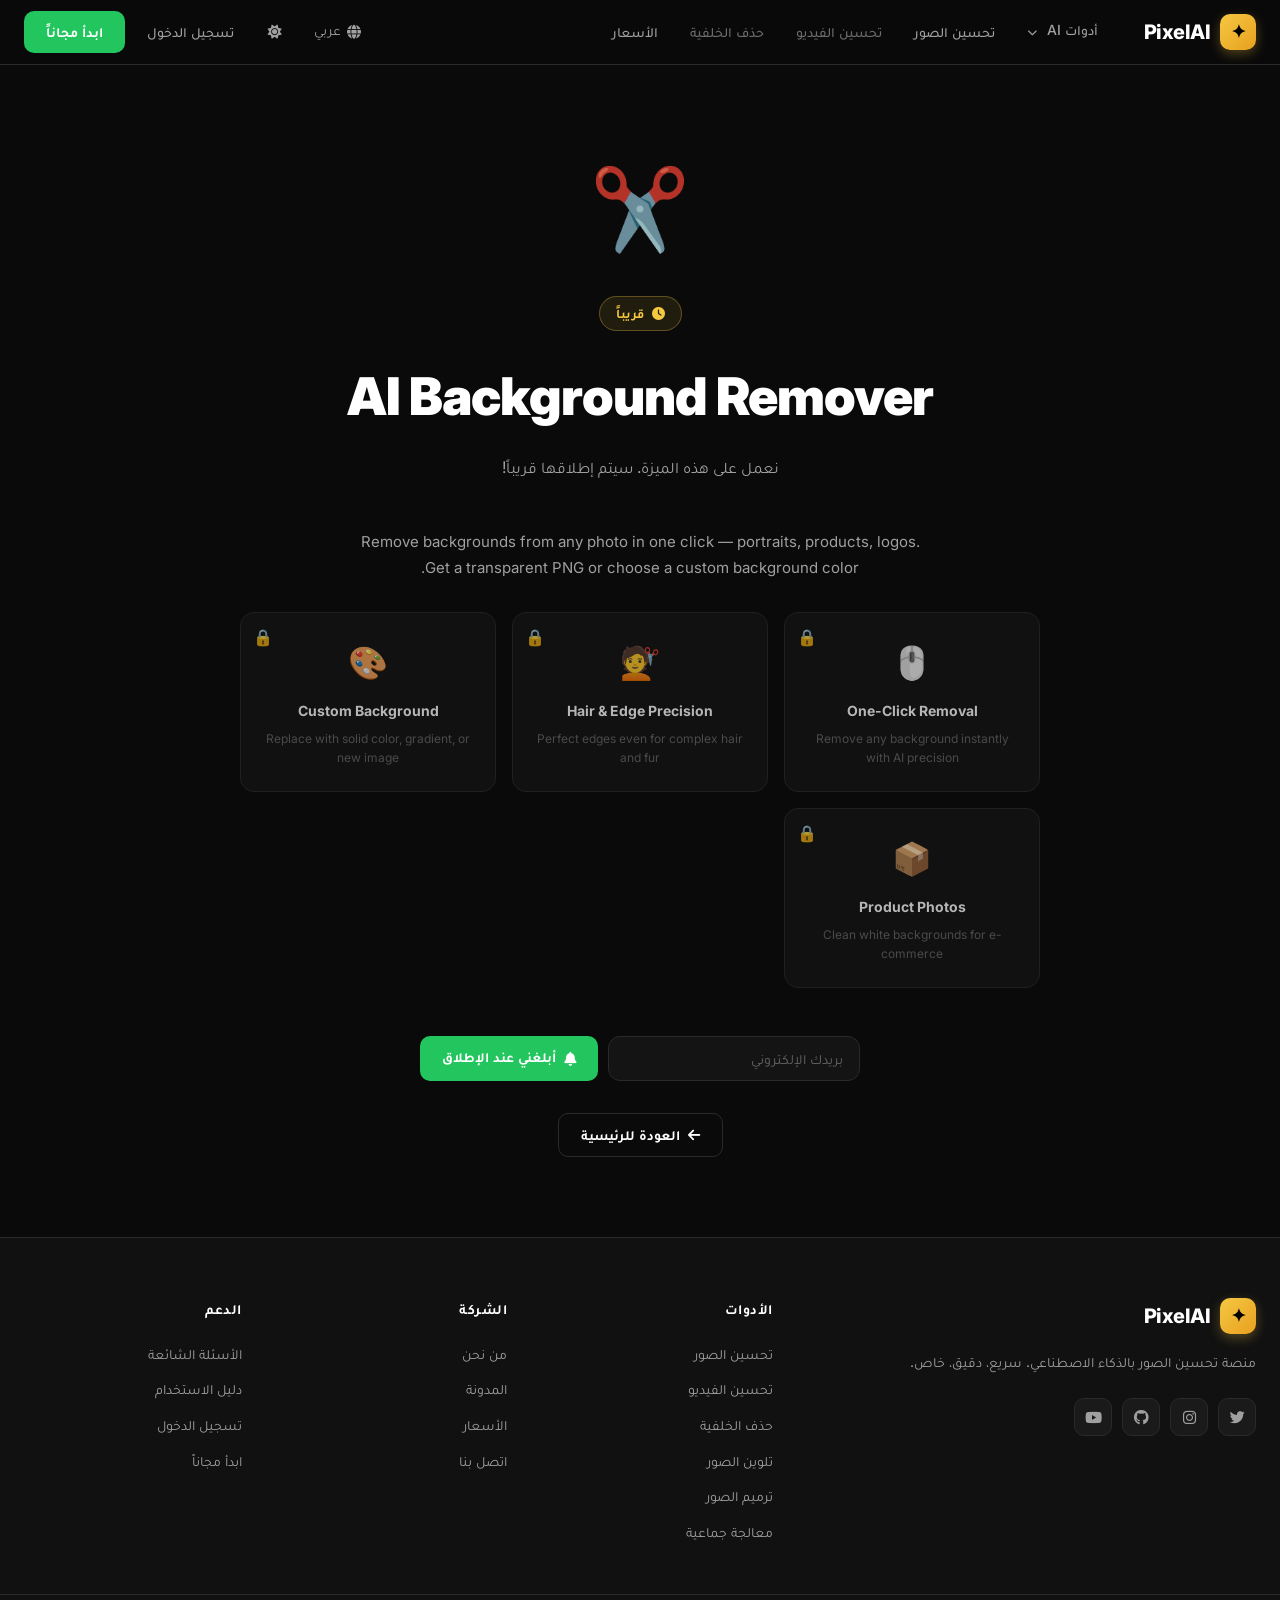
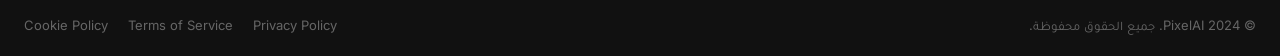
<file: pages/background.html>
<!DOCTYPE html>
<html lang="ar" dir="rtl" data-theme="dark">
<head>
  <meta charset="UTF-8">
  <meta name="viewport" content="width=device-width, initial-scale=1.0">
  <title>PixelAI — Background Remover (Coming Soon)</title>
  <link rel="icon" type="image/svg+xml" href="../assets/favicon.svg">
  <link rel="stylesheet" href="../css/main.css">
  <link rel="stylesheet" href="../assets/custom.css">
  <link rel="stylesheet" href="https://cdnjs.cloudflare.com/ajax/libs/font-awesome/6.5.0/css/all.min.css">
</head>
<body>

<div id="navbar-container"></div>

<main class="page-wrapper">
  <div class="coming-soon-page">

    <div class="coming-soon-icon">✂️</div>

    <div class="coming-soon-badge">
      <i class="fas fa-clock"></i>
      <span data-i18n="coming_soon_title">Coming Soon</span>
    </div>

    <h1 class="coming-soon-title">AI Background Remover</h1>

    <p class="coming-soon-sub" data-i18n="coming_soon_subtitle">
      We're working on this feature. It will launch very soon!
    </p>

    <p style="color:var(--text2);font-size:15px;max-width:560px;margin:0 auto 32px;line-height:1.7;">
      Remove backgrounds from any photo in one click — portraits, products, logos. Get a transparent PNG or choose a custom background color.
    </p>

    <div class="coming-soon-features">
      <div class="coming-feature-card">
        <span class="coming-lock">🔒</span>
        <div class="coming-feature-icon">🖱️</div>
        <p class="coming-feature-title">One-Click Removal</p>
        <p class="coming-feature-desc">Remove any background instantly with AI precision</p>
      </div>
      <div class="coming-feature-card">
        <span class="coming-lock">🔒</span>
        <div class="coming-feature-icon">💇</div>
        <p class="coming-feature-title">Hair & Edge Precision</p>
        <p class="coming-feature-desc">Perfect edges even for complex hair and fur</p>
      </div>
      <div class="coming-feature-card">
        <span class="coming-lock">🔒</span>
        <div class="coming-feature-icon">🎨</div>
        <p class="coming-feature-title">Custom Background</p>
        <p class="coming-feature-desc">Replace with solid color, gradient, or new image</p>
      </div>
      <div class="coming-feature-card">
        <span class="coming-lock">🔒</span>
        <div class="coming-feature-icon">📦</div>
        <p class="coming-feature-title">Product Photos</p>
        <p class="coming-feature-desc">Clean white backgrounds for e-commerce</p>
      </div>
    </div>

    <div class="notify-form">
      <input type="email" class="notify-input" id="notifyEmail" data-i18n-attr="placeholder" data-i18n="notify_email" placeholder="Your email address">
      <button class="btn-primary" onclick="notifyMe()">
        <i class="fas fa-bell"></i>
        <span data-i18n="notify_btn">Notify Me at Launch</span>
      </button>
    </div>

    <a href="/pages/index.html" class="btn-secondary">
      <i class="fas fa-arrow-left"></i>
      <span data-i18n="back_home">Back to Home</span>
    </a>

  </div>
</main>

<div id="footer-container"></div>

<script src="../js/translations.js"></script>
<script src="../js/theme.js"></script>
<script src="../js/navbar.js"></script>
<script src="../js/footer.js"></script>
<script>
  initTheme();
  setLanguage(localStorage.getItem('pixelai_lang') || 'ar');
  injectNavbar();
  injectFooter();

  function notifyMe() {
    const email = document.getElementById('notifyEmail').value;
    if (!email || !email.includes('@')) { alert('Please enter a valid email.'); return; }
    const toast = document.createElement('div');
    toast.className = 'toast toast-success';
    toast.textContent = "Thanks! We'll notify you at " + email;
    document.body.appendChild(toast);
    setTimeout(() => toast.classList.add('show'), 10);
    setTimeout(() => { toast.classList.remove('show'); setTimeout(() => toast.remove(), 300); }, 4000);
    document.getElementById('notifyEmail').value = '';
  }
</script>
</body>
</html>
</file>
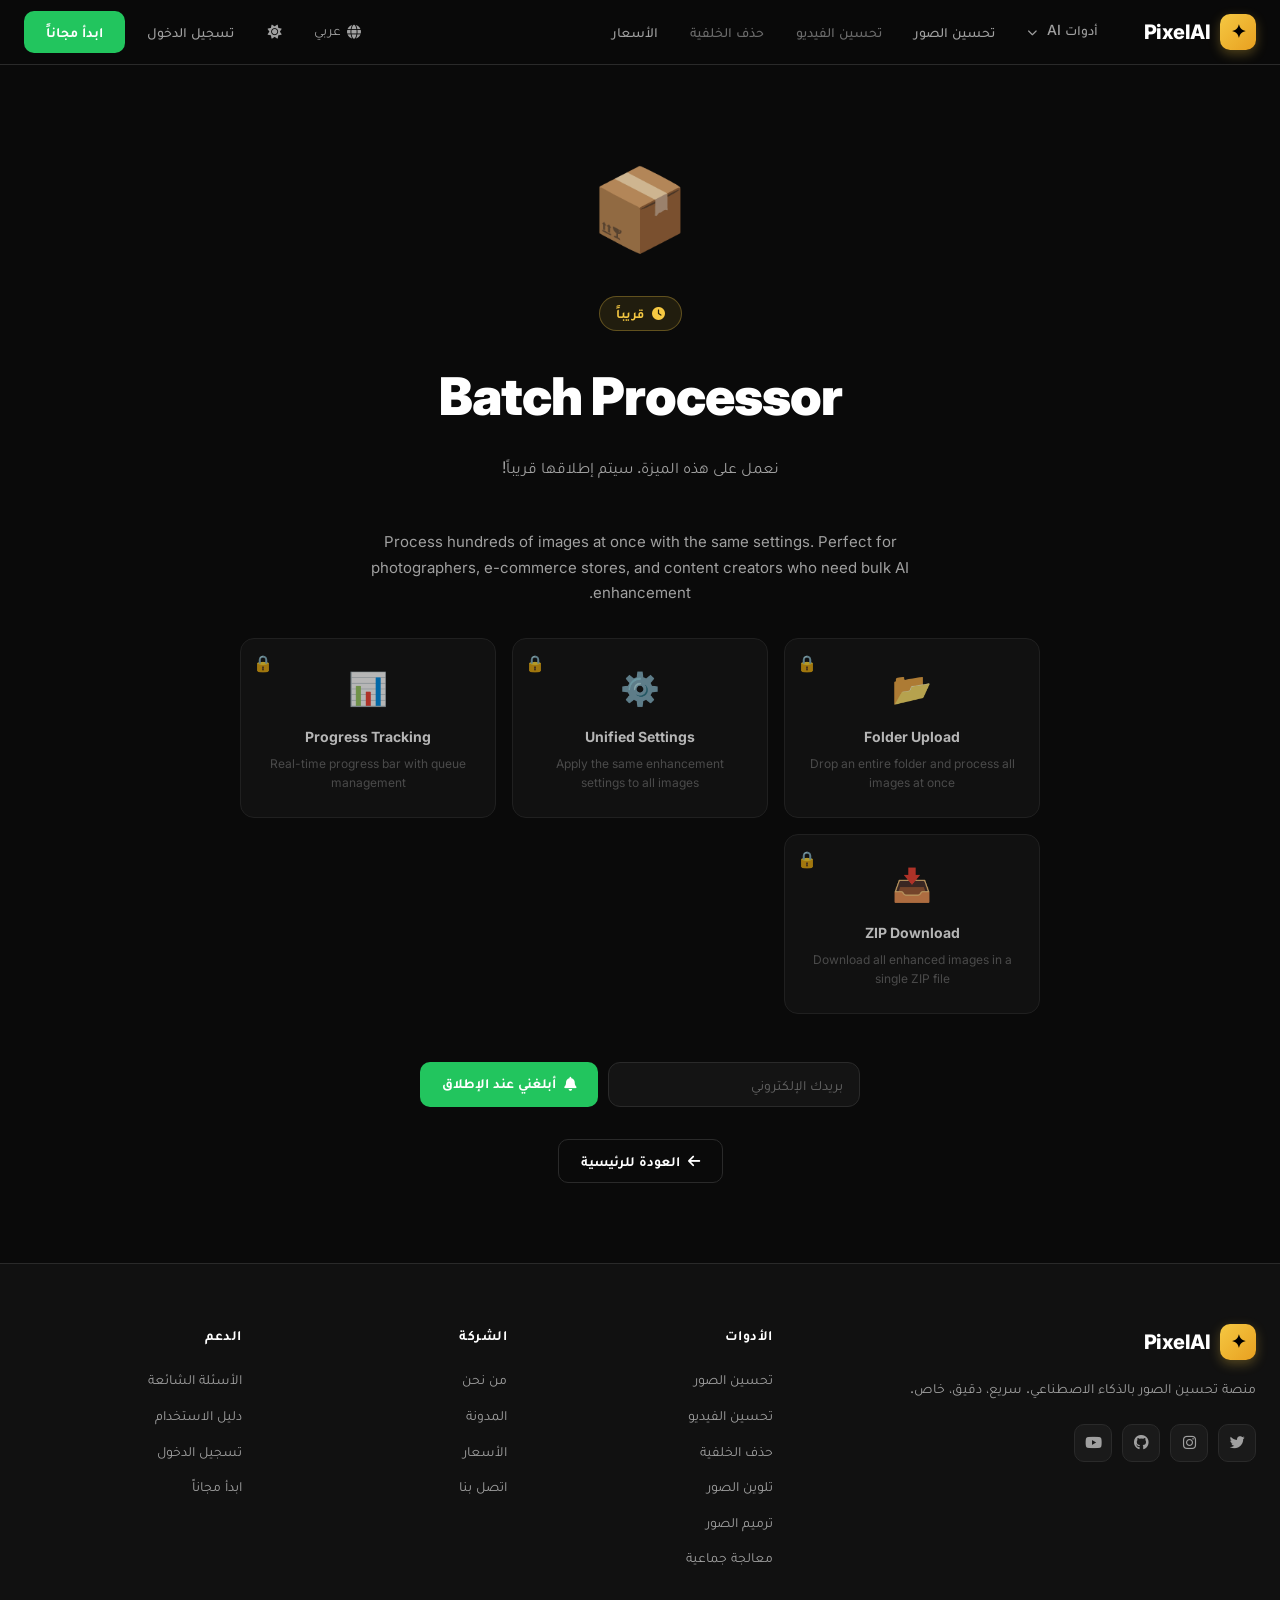
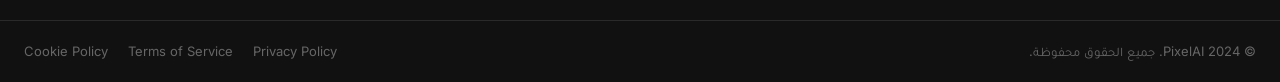
<file: pages/batch.html>
<!DOCTYPE html>
<html lang="ar" dir="rtl" data-theme="dark">
<head>
  <meta charset="UTF-8">
  <meta name="viewport" content="width=device-width, initial-scale=1.0">
  <title>PixelAI — Batch Processor (Coming Soon)</title>
  <link rel="icon" type="image/svg+xml" href="../assets/favicon.svg">
  <link rel="stylesheet" href="../css/main.css">
  <link rel="stylesheet" href="../assets/custom.css">
  <link rel="stylesheet" href="https://cdnjs.cloudflare.com/ajax/libs/font-awesome/6.5.0/css/all.min.css">
</head>
<body>

<div id="navbar-container"></div>

<main class="page-wrapper">
  <div class="coming-soon-page">

    <div class="coming-soon-icon">📦</div>

    <div class="coming-soon-badge">
      <i class="fas fa-clock"></i>
      <span data-i18n="coming_soon_title">Coming Soon</span>
    </div>

    <h1 class="coming-soon-title">Batch Processor</h1>

    <p class="coming-soon-sub" data-i18n="coming_soon_subtitle">
      We're working on this feature. It will launch very soon!
    </p>

    <p style="color:var(--text2);font-size:15px;max-width:560px;margin:0 auto 32px;line-height:1.7;">
      Process hundreds of images at once with the same settings. Perfect for photographers, e-commerce stores, and content creators who need bulk AI enhancement.
    </p>

    <div class="coming-soon-features">
      <div class="coming-feature-card">
        <span class="coming-lock">🔒</span>
        <div class="coming-feature-icon">📂</div>
        <p class="coming-feature-title">Folder Upload</p>
        <p class="coming-feature-desc">Drop an entire folder and process all images at once</p>
      </div>
      <div class="coming-feature-card">
        <span class="coming-lock">🔒</span>
        <div class="coming-feature-icon">⚙️</div>
        <p class="coming-feature-title">Unified Settings</p>
        <p class="coming-feature-desc">Apply the same enhancement settings to all images</p>
      </div>
      <div class="coming-feature-card">
        <span class="coming-lock">🔒</span>
        <div class="coming-feature-icon">📊</div>
        <p class="coming-feature-title">Progress Tracking</p>
        <p class="coming-feature-desc">Real-time progress bar with queue management</p>
      </div>
      <div class="coming-feature-card">
        <span class="coming-lock">🔒</span>
        <div class="coming-feature-icon">📥</div>
        <p class="coming-feature-title">ZIP Download</p>
        <p class="coming-feature-desc">Download all enhanced images in a single ZIP file</p>
      </div>
    </div>

    <div class="notify-form">
      <input type="email" class="notify-input" id="notifyEmail" data-i18n-attr="placeholder" data-i18n="notify_email" placeholder="Your email address">
      <button class="btn-primary" onclick="notifyMe()">
        <i class="fas fa-bell"></i>
        <span data-i18n="notify_btn">Notify Me at Launch</span>
      </button>
    </div>

    <a href="/pages/index.html" class="btn-secondary">
      <i class="fas fa-arrow-left"></i>
      <span data-i18n="back_home">Back to Home</span>
    </a>

  </div>
</main>

<div id="footer-container"></div>

<script src="../js/translations.js"></script>
<script src="../js/theme.js"></script>
<script src="../js/navbar.js"></script>
<script src="../js/footer.js"></script>
<script>
  initTheme();
  setLanguage(localStorage.getItem('pixelai_lang') || 'ar');
  injectNavbar();
  injectFooter();

  function notifyMe() {
    const email = document.getElementById('notifyEmail').value;
    if (!email || !email.includes('@')) { alert('Please enter a valid email.'); return; }
    const toast = document.createElement('div');
    toast.className = 'toast toast-success';
    toast.textContent = "Thanks! We'll notify you at " + email;
    document.body.appendChild(toast);
    setTimeout(() => toast.classList.add('show'), 10);
    setTimeout(() => { toast.classList.remove('show'); setTimeout(() => toast.remove(), 300); }, 4000);
    document.getElementById('notifyEmail').value = '';
  }
</script>
</body>
</html>
</file>
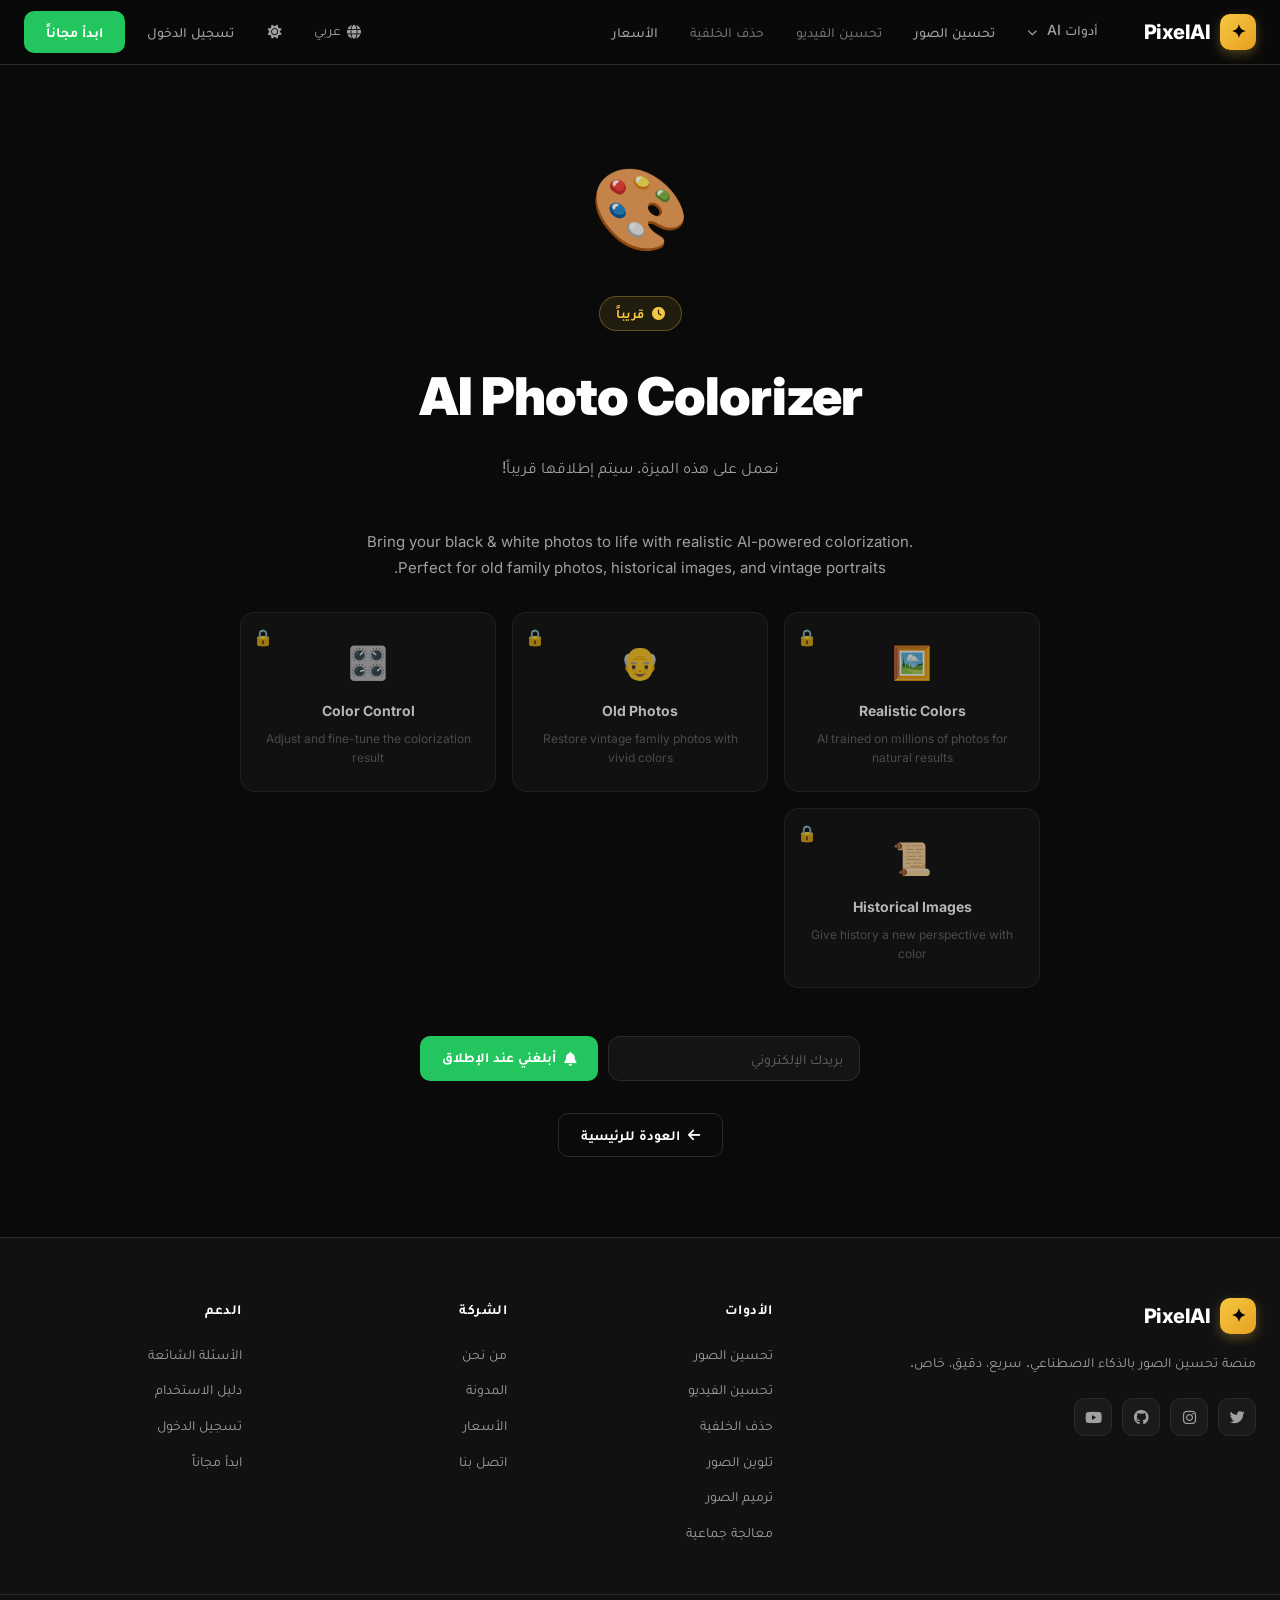
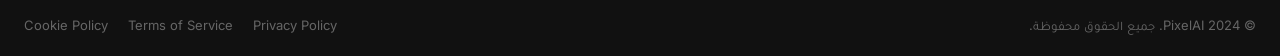
<file: pages/colorize.html>
<!DOCTYPE html>
<html lang="ar" dir="rtl" data-theme="dark">
<head>
  <meta charset="UTF-8">
  <meta name="viewport" content="width=device-width, initial-scale=1.0">
  <title>PixelAI — Photo Colorizer (Coming Soon)</title>
  <link rel="icon" type="image/svg+xml" href="../assets/favicon.svg">
  <link rel="stylesheet" href="../css/main.css">
  <link rel="stylesheet" href="../assets/custom.css">
  <link rel="stylesheet" href="https://cdnjs.cloudflare.com/ajax/libs/font-awesome/6.5.0/css/all.min.css">
</head>
<body>

<div id="navbar-container"></div>

<main class="page-wrapper">
  <div class="coming-soon-page">

    <div class="coming-soon-icon">🎨</div>

    <div class="coming-soon-badge">
      <i class="fas fa-clock"></i>
      <span data-i18n="coming_soon_title">Coming Soon</span>
    </div>

    <h1 class="coming-soon-title">AI Photo Colorizer</h1>

    <p class="coming-soon-sub" data-i18n="coming_soon_subtitle">
      We're working on this feature. It will launch very soon!
    </p>

    <p style="color:var(--text2);font-size:15px;max-width:560px;margin:0 auto 32px;line-height:1.7;">
      Bring your black & white photos to life with realistic AI-powered colorization. Perfect for old family photos, historical images, and vintage portraits.
    </p>

    <div class="coming-soon-features">
      <div class="coming-feature-card">
        <span class="coming-lock">🔒</span>
        <div class="coming-feature-icon">🖼️</div>
        <p class="coming-feature-title">Realistic Colors</p>
        <p class="coming-feature-desc">AI trained on millions of photos for natural results</p>
      </div>
      <div class="coming-feature-card">
        <span class="coming-lock">🔒</span>
        <div class="coming-feature-icon">👴</div>
        <p class="coming-feature-title">Old Photos</p>
        <p class="coming-feature-desc">Restore vintage family photos with vivid colors</p>
      </div>
      <div class="coming-feature-card">
        <span class="coming-lock">🔒</span>
        <div class="coming-feature-icon">🎛️</div>
        <p class="coming-feature-title">Color Control</p>
        <p class="coming-feature-desc">Adjust and fine-tune the colorization result</p>
      </div>
      <div class="coming-feature-card">
        <span class="coming-lock">🔒</span>
        <div class="coming-feature-icon">📜</div>
        <p class="coming-feature-title">Historical Images</p>
        <p class="coming-feature-desc">Give history a new perspective with color</p>
      </div>
    </div>

    <div class="notify-form">
      <input type="email" class="notify-input" id="notifyEmail" data-i18n-attr="placeholder" data-i18n="notify_email" placeholder="Your email address">
      <button class="btn-primary" onclick="notifyMe()">
        <i class="fas fa-bell"></i>
        <span data-i18n="notify_btn">Notify Me at Launch</span>
      </button>
    </div>

    <a href="/pages/index.html" class="btn-secondary">
      <i class="fas fa-arrow-left"></i>
      <span data-i18n="back_home">Back to Home</span>
    </a>

  </div>
</main>

<div id="footer-container"></div>

<script src="../js/translations.js"></script>
<script src="../js/theme.js"></script>
<script src="../js/navbar.js"></script>
<script src="../js/footer.js"></script>
<script>
  initTheme();
  setLanguage(localStorage.getItem('pixelai_lang') || 'ar');
  injectNavbar();
  injectFooter();

  function notifyMe() {
    const email = document.getElementById('notifyEmail').value;
    if (!email || !email.includes('@')) { alert('Please enter a valid email.'); return; }
    const toast = document.createElement('div');
    toast.className = 'toast toast-success';
    toast.textContent = "Thanks! We'll notify you at " + email;
    document.body.appendChild(toast);
    setTimeout(() => toast.classList.add('show'), 10);
    setTimeout(() => { toast.classList.remove('show'); setTimeout(() => toast.remove(), 300); }, 4000);
    document.getElementById('notifyEmail').value = '';
  }
</script>
</body>
</html>
</file>
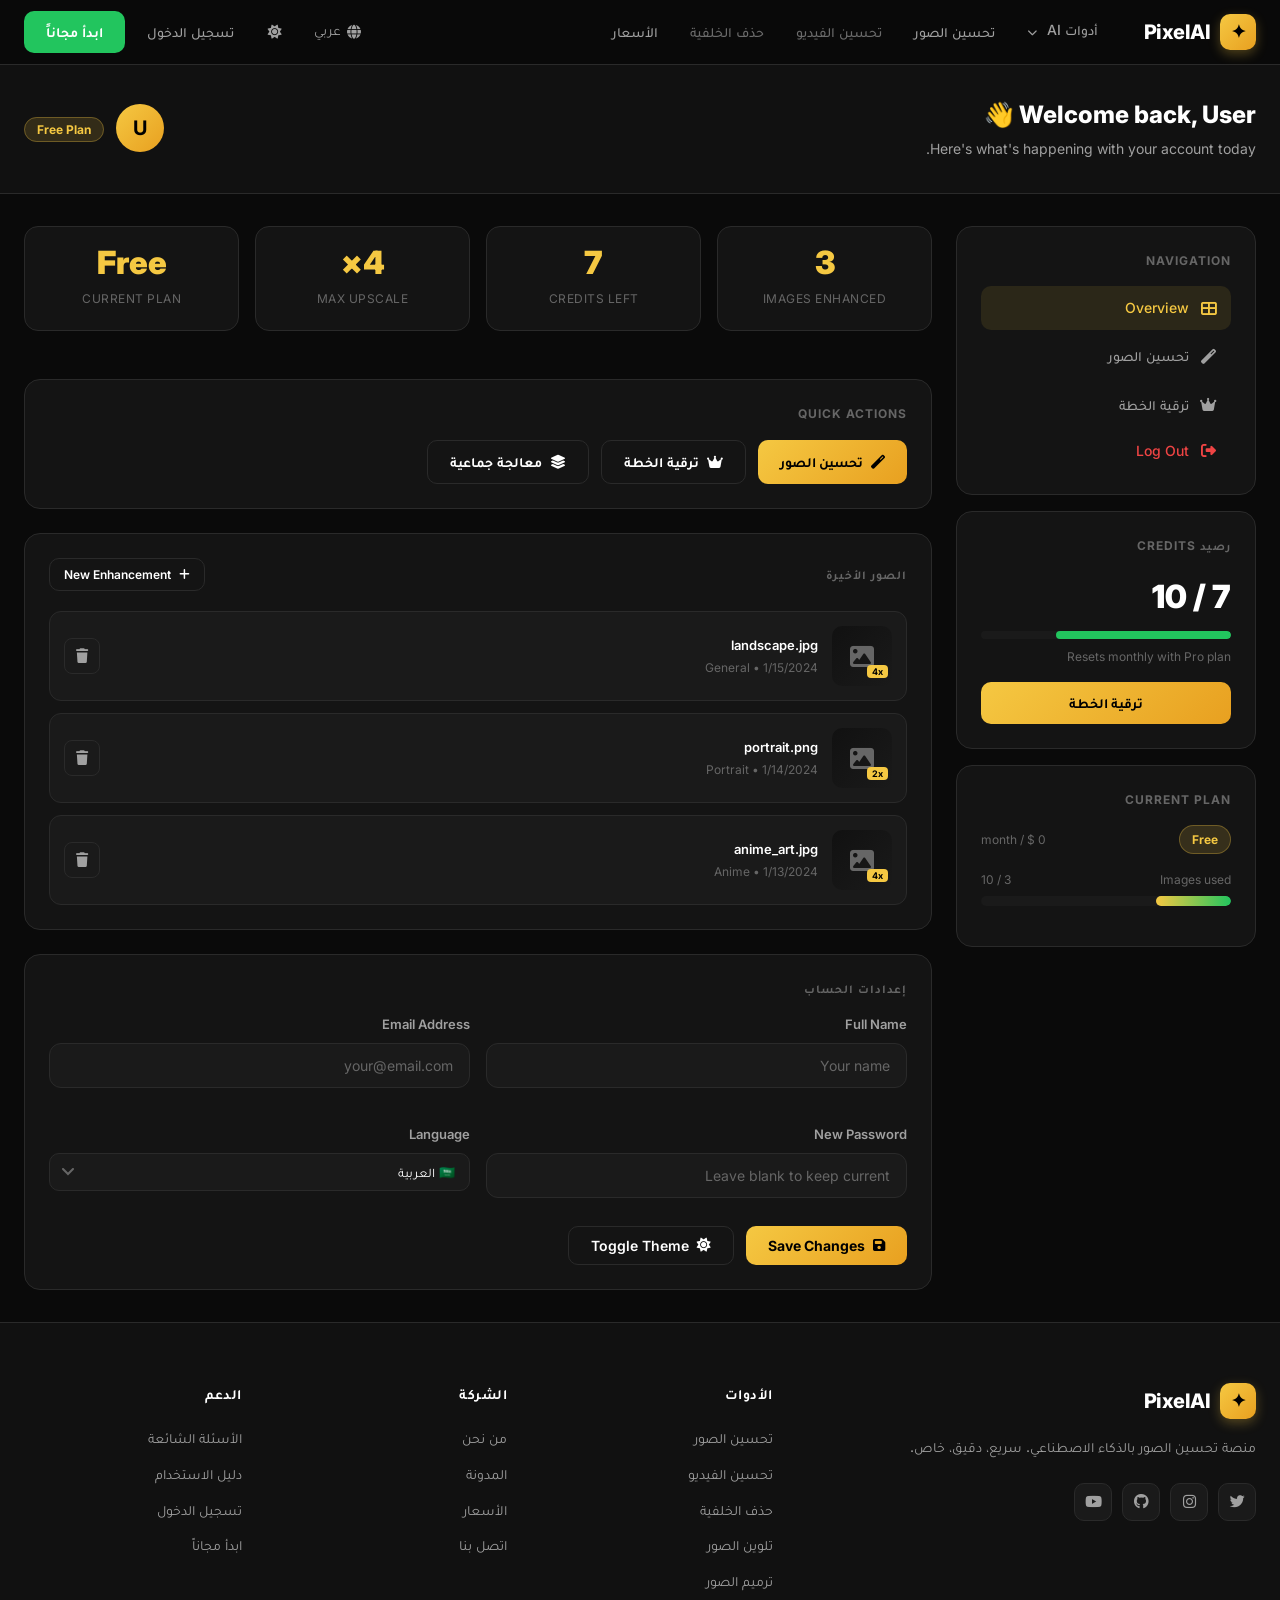
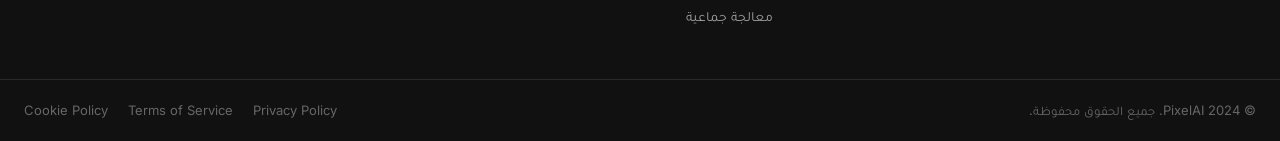
<file: pages/dashboard.html>
<!DOCTYPE html>
<html lang="ar" dir="rtl" data-theme="dark">
<head>
  <meta charset="UTF-8">
  <meta name="viewport" content="width=device-width, initial-scale=1.0">
  <title>PixelAI — Dashboard</title>
  <link rel="icon" type="image/svg+xml" href="../assets/favicon.svg">
  <link rel="stylesheet" href="../css/main.css">
  <link rel="stylesheet" href="../assets/custom.css">
  <link rel="stylesheet" href="../css/dashboard.css">
  <link rel="stylesheet" href="https://cdnjs.cloudflare.com/ajax/libs/font-awesome/6.5.0/css/all.min.css">
</head>
<body>

<div id="navbar-container"></div>

<div class="dashboard-page">

  <!-- Dashboard Header -->
  <div class="dashboard-header">
    <div class="dashboard-header-inner">
      <div class="welcome-text">
        <h2>Welcome back, <span id="welcomeName">User</span> 👋</h2>
        <p>Here's what's happening with your account today.</p>
      </div>
      <div class="user-badge">
        <div class="user-avatar-large" id="userAvatar">U</div>
        <div>
          <p style="font-weight:600;font-size:14px;" id="welcomeName2"></p>
          <span class="plan-badge-display">Free Plan</span>
        </div>
      </div>
    </div>
  </div>

  <!-- Dashboard Content -->
  <div class="dashboard-content">

    <!-- Sidebar -->
    <aside class="dashboard-sidebar">

      <!-- Navigation -->
      <div class="dash-card">
        <p class="dash-card-title">Navigation</p>
        <nav style="display:flex;flex-direction:column;gap:4px;">
          <a href="/pages/dashboard.html" class="dash-nav-link active">
            <i class="fas fa-th-large"></i> Overview
          </a>
          <a href="/pages/enhance.html" class="dash-nav-link">
            <i class="fas fa-magic"></i>
            <span data-i18n="nav_image_enhancer">Image Enhancer</span>
          </a>
          <a href="/pages/pricing.html" class="dash-nav-link">
            <i class="fas fa-crown"></i>
            <span data-i18n="upgrade_plan">Upgrade Plan</span>
          </a>
          <button class="dash-nav-link" id="logoutBtn" style="color:var(--red);">
            <i class="fas fa-sign-out-alt"></i> Log Out
          </button>
        </nav>
      </div>

      <!-- Credits -->
      <div class="dash-card">
        <p class="dash-card-title" data-i18n="credits_remaining">Credits Remaining</p>
        <div class="credits-display" id="creditsValue">7 / 10</div>
        <div class="credits-bar-wrap">
          <div class="credits-bar" id="creditsBar" style="width: 70%"></div>
        </div>
        <p class="credits-label">Resets monthly with Pro plan</p>
        <a href="/pages/pricing.html" class="btn-yellow" style="width:100%;text-align:center;margin-top:16px;display:block;" data-i18n="upgrade_plan">Upgrade Plan</a>
      </div>

      <!-- Plan Info -->
      <div class="dash-card">
        <p class="dash-card-title">Current Plan</p>
        <div class="plan-info">
          <span class="plan-badge-display">Free</span>
          <span style="font-size:12px;color:var(--text3);">0 $ / month</span>
        </div>
        <div class="usage-bar-label">
          <span>Images used</span>
          <span>3 / 10</span>
        </div>
        <div class="usage-bar-wrap">
          <div class="usage-bar-fill" style="width:30%"></div>
        </div>
      </div>

    </aside>

    <!-- Main Content -->
    <main style="display:flex;flex-direction:column;gap:24px;">

      <!-- Stats Row -->
      <div class="stats-row">
        <div class="stat-card">
          <span class="stat-card-number">3</span>
          <span class="stat-card-label">Images Enhanced</span>
        </div>
        <div class="stat-card">
          <span class="stat-card-number">7</span>
          <span class="stat-card-label">Credits Left</span>
        </div>
        <div class="stat-card">
          <span class="stat-card-number">4×</span>
          <span class="stat-card-label">Max Upscale</span>
        </div>
        <div class="stat-card">
          <span class="stat-card-number">Free</span>
          <span class="stat-card-label">Current Plan</span>
        </div>
      </div>

      <!-- Quick Actions -->
      <div class="dash-card">
        <p class="dash-card-title">Quick Actions</p>
        <div style="display:flex;gap:12px;flex-wrap:wrap;">
          <a href="/pages/enhance.html" class="btn-yellow">
            <i class="fas fa-magic"></i>
            <span data-i18n="nav_image_enhancer">Image Enhancer</span>
          </a>
          <a href="/pages/pricing.html" class="btn-secondary">
            <i class="fas fa-crown"></i>
            <span data-i18n="upgrade_plan">Upgrade Plan</span>
          </a>
          <a href="/pages/batch.html" class="btn-secondary">
            <i class="fas fa-layer-group"></i>
            <span data-i18n="nav_batch">Batch Processing</span>
          </a>
        </div>
      </div>

      <!-- Recent Images -->
      <div class="dash-card">
        <div style="display:flex;align-items:center;justify-content:space-between;margin-bottom:20px;">
          <p class="dash-card-title" style="margin-bottom:0;" data-i18n="recent_images">Recent Images</p>
          <a href="/pages/enhance.html" class="btn-secondary" style="font-size:12px;padding:6px 14px;">
            <i class="fas fa-plus"></i> New Enhancement
          </a>
        </div>
        <div class="history-grid" id="historyGrid">
          <!-- Loaded by dashboard.js -->
          <div style="text-align:center;padding:48px;color:var(--text3);">
            <i class="fas fa-spinner fa-spin" style="font-size:32px;display:block;margin-bottom:12px;"></i>
            Loading...
          </div>
        </div>
      </div>

      <!-- Account Settings -->
      <div class="dash-card">
        <p class="dash-card-title" data-i18n="account_settings">Account Settings</p>
        <div class="settings-form">
          <div class="form-group">
            <label class="form-label">Full Name</label>
            <input type="text" class="form-input" id="settingsName" placeholder="Your name">
          </div>
          <div class="form-group">
            <label class="form-label">Email Address</label>
            <input type="email" class="form-input" id="settingsEmail" placeholder="your@email.com">
          </div>
          <div class="form-group">
            <label class="form-label">New Password</label>
            <input type="password" class="form-input" placeholder="Leave blank to keep current">
          </div>
          <div class="form-group">
            <label class="form-label">Language</label>
            <select class="ctrl-select" onchange="setLanguage(this.value)">
              <option value="ar">🇸🇦 العربية</option>
              <option value="en">🇺🇸 English</option>
              <option value="fr">🇫🇷 Français</option>
            </select>
          </div>
        </div>
        <div style="display:flex;gap:12px;margin-top:8px;">
          <button class="btn-yellow" onclick="saveSettings()">
            <i class="fas fa-save"></i> Save Changes
          </button>
          <button class="btn-secondary" onclick="toggleTheme()">
            <i id="themeIcon" class="fas fa-sun"></i> Toggle Theme
          </button>
        </div>
      </div>

    </main>

  </div>

</div>

<div id="footer-container"></div>

<script src="../js/translations.js"></script>
<script src="../js/theme.js"></script>
<script src="../js/navbar.js"></script>
<script src="../js/footer.js"></script>
<script src="../js/dashboard.js"></script>
<script>
  initTheme();
  setLanguage(localStorage.getItem('pixelai_lang') || 'ar');
  injectNavbar();
  injectFooter();

  // Populate settings from user data
  window.addEventListener('load', () => {
    const user = JSON.parse(localStorage.getItem('pixelai_user') || 'null');
    if (user) {
      const nameEl2 = document.getElementById('welcomeName2');
      if (nameEl2) nameEl2.textContent = user.name || user.email || 'User';
      const settingsName = document.getElementById('settingsName');
      const settingsEmail = document.getElementById('settingsEmail');
      if (settingsName && user.name) settingsName.value = user.name;
      if (settingsEmail && user.email) settingsEmail.value = user.email;
    }

    // Set language selector to current lang
    const langSel = document.querySelector('.settings-form select');
    if (langSel) langSel.value = currentLang;
  });

  function saveSettings() {
    const name = document.getElementById('settingsName').value;
    const email = document.getElementById('settingsEmail').value;
    const user = JSON.parse(localStorage.getItem('pixelai_user') || '{}');
    user.name = name;
    user.email = email;
    localStorage.setItem('pixelai_user', JSON.stringify(user));

    const el = document.getElementById('welcomeName');
    if (el) el.textContent = name || 'User';

    showDashToast('Settings saved!', 'success');
  }
</script>
</body>
</html>
</file>
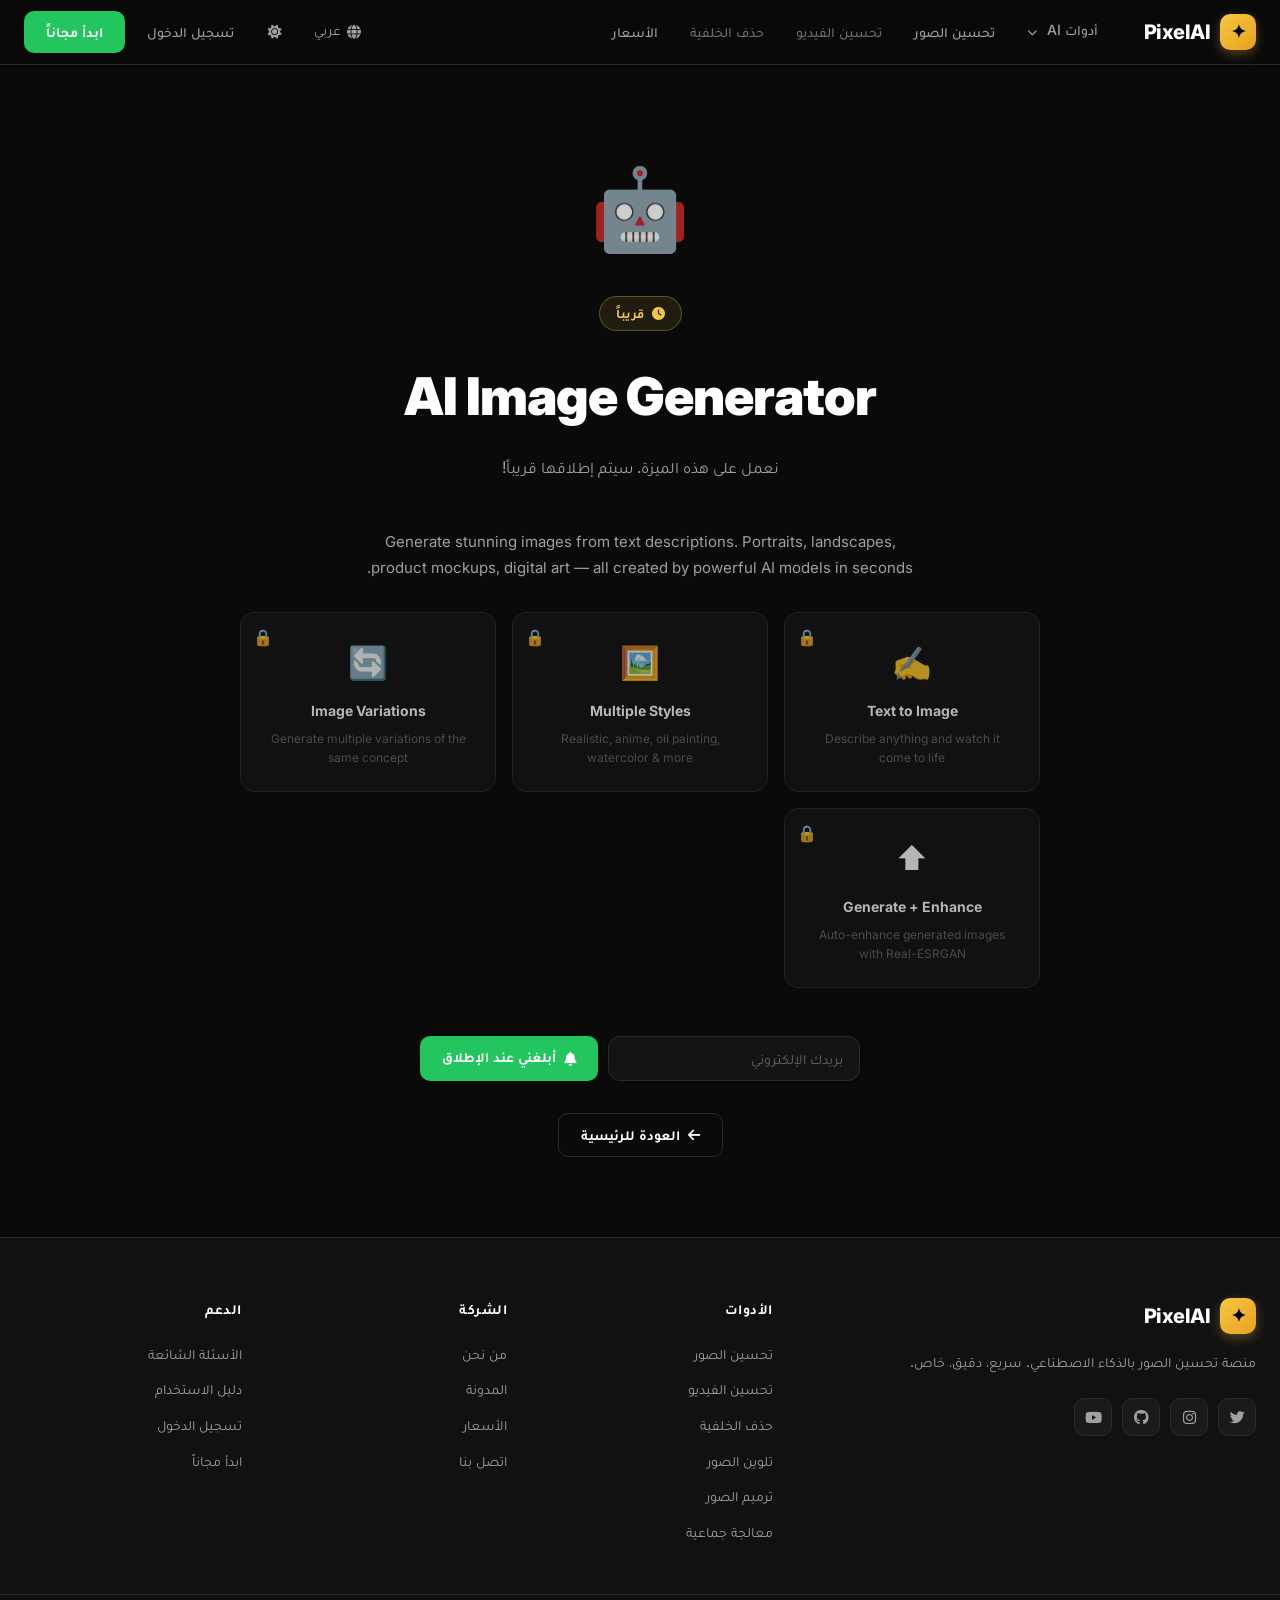
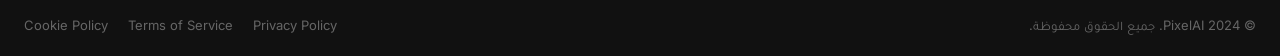
<file: pages/generate.html>
<!DOCTYPE html>
<html lang="ar" dir="rtl" data-theme="dark">
<head>
  <meta charset="UTF-8">
  <meta name="viewport" content="width=device-width, initial-scale=1.0">
  <title>PixelAI — AI Image Generator (Coming Soon)</title>
  <link rel="icon" type="image/svg+xml" href="../assets/favicon.svg">
  <link rel="stylesheet" href="../css/main.css">
  <link rel="stylesheet" href="../assets/custom.css">
  <link rel="stylesheet" href="https://cdnjs.cloudflare.com/ajax/libs/font-awesome/6.5.0/css/all.min.css">
</head>
<body>

<div id="navbar-container"></div>

<main class="page-wrapper">
  <div class="coming-soon-page">

    <div class="coming-soon-icon">🤖</div>

    <div class="coming-soon-badge">
      <i class="fas fa-clock"></i>
      <span data-i18n="coming_soon_title">Coming Soon</span>
    </div>

    <h1 class="coming-soon-title">AI Image Generator</h1>

    <p class="coming-soon-sub" data-i18n="coming_soon_subtitle">
      We're working on this feature. It will launch very soon!
    </p>

    <p style="color:var(--text2);font-size:15px;max-width:560px;margin:0 auto 32px;line-height:1.7;">
      Generate stunning images from text descriptions. Portraits, landscapes, product mockups, digital art — all created by powerful AI models in seconds.
    </p>

    <div class="coming-soon-features">
      <div class="coming-feature-card">
        <span class="coming-lock">🔒</span>
        <div class="coming-feature-icon">✍️</div>
        <p class="coming-feature-title">Text to Image</p>
        <p class="coming-feature-desc">Describe anything and watch it come to life</p>
      </div>
      <div class="coming-feature-card">
        <span class="coming-lock">🔒</span>
        <div class="coming-feature-icon">🖼️</div>
        <p class="coming-feature-title">Multiple Styles</p>
        <p class="coming-feature-desc">Realistic, anime, oil painting, watercolor & more</p>
      </div>
      <div class="coming-feature-card">
        <span class="coming-lock">🔒</span>
        <div class="coming-feature-icon">🔄</div>
        <p class="coming-feature-title">Image Variations</p>
        <p class="coming-feature-desc">Generate multiple variations of the same concept</p>
      </div>
      <div class="coming-feature-card">
        <span class="coming-lock">🔒</span>
        <div class="coming-feature-icon">⬆️</div>
        <p class="coming-feature-title">Generate + Enhance</p>
        <p class="coming-feature-desc">Auto-enhance generated images with Real-ESRGAN</p>
      </div>
    </div>

    <div class="notify-form">
      <input type="email" class="notify-input" id="notifyEmail" data-i18n-attr="placeholder" data-i18n="notify_email" placeholder="Your email address">
      <button class="btn-primary" onclick="notifyMe()">
        <i class="fas fa-bell"></i>
        <span data-i18n="notify_btn">Notify Me at Launch</span>
      </button>
    </div>

    <a href="/pages/index.html" class="btn-secondary">
      <i class="fas fa-arrow-left"></i>
      <span data-i18n="back_home">Back to Home</span>
    </a>

  </div>
</main>

<div id="footer-container"></div>

<script src="../js/translations.js"></script>
<script src="../js/theme.js"></script>
<script src="../js/navbar.js"></script>
<script src="../js/footer.js"></script>
<script>
  initTheme();
  setLanguage(localStorage.getItem('pixelai_lang') || 'ar');
  injectNavbar();
  injectFooter();

  function notifyMe() {
    const email = document.getElementById('notifyEmail').value;
    if (!email || !email.includes('@')) { alert('Please enter a valid email.'); return; }
    const toast = document.createElement('div');
    toast.className = 'toast toast-success';
    toast.textContent = "Thanks! We'll notify you at " + email;
    document.body.appendChild(toast);
    setTimeout(() => toast.classList.add('show'), 10);
    setTimeout(() => { toast.classList.remove('show'); setTimeout(() => toast.remove(), 300); }, 4000);
    document.getElementById('notifyEmail').value = '';
  }
</script>
</body>
</html>
</file>
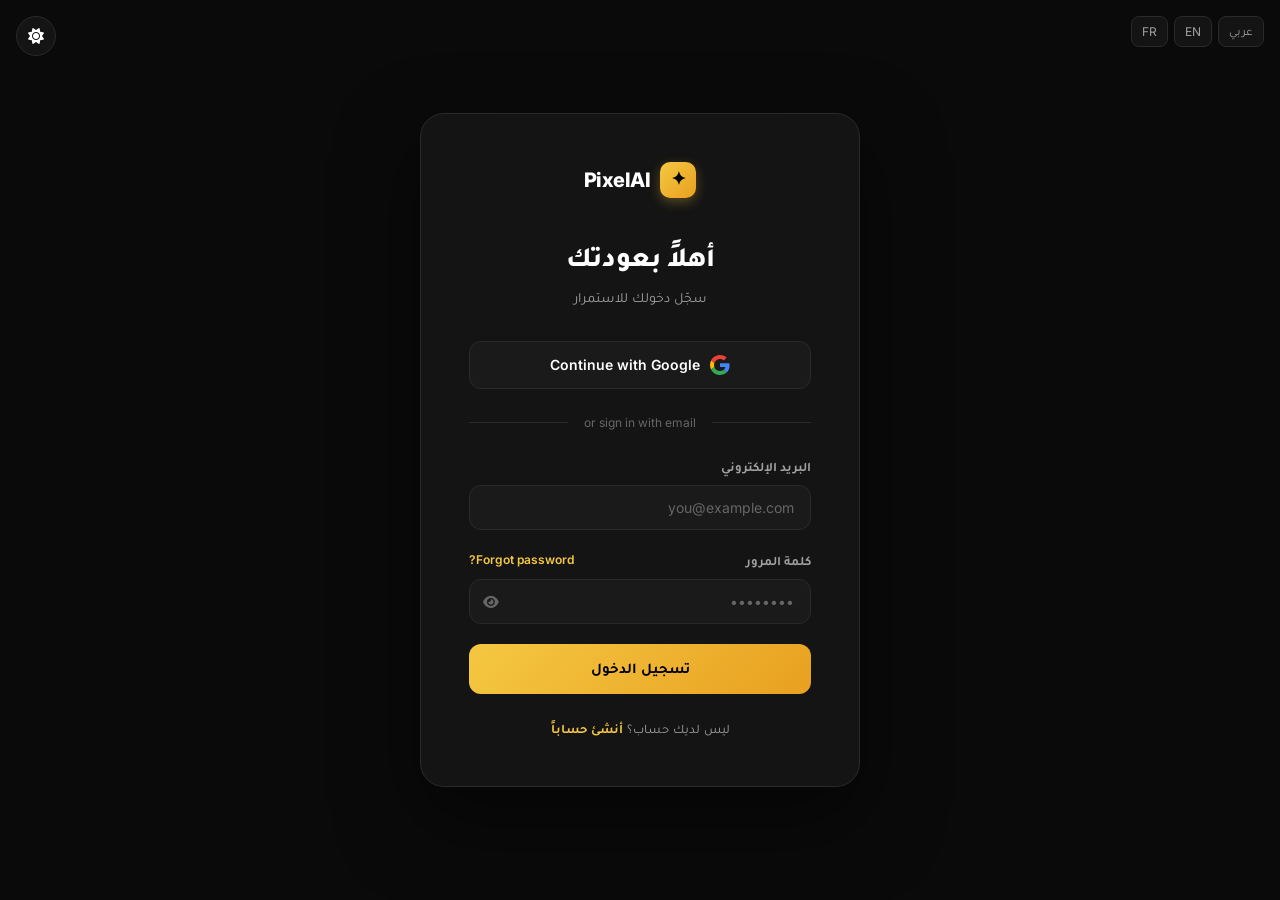
<file: pages/login.html>
<!DOCTYPE html>
<html lang="ar" dir="rtl" data-theme="dark">
<head>
  <meta charset="UTF-8">
  <meta name="viewport" content="width=device-width, initial-scale=1.0">
  <title>PixelAI — Log In</title>
  <link rel="icon" type="image/svg+xml" href="../assets/favicon.svg">
  <link rel="stylesheet" href="../css/main.css">
  <link rel="stylesheet" href="../assets/custom.css">
  <link rel="stylesheet" href="https://cdnjs.cloudflare.com/ajax/libs/font-awesome/6.5.0/css/all.min.css">
</head>
<body>

<!-- Theme toggle floating button -->
<button onclick="toggleTheme()" style="position:fixed;top:16px;inset-inline-end:16px;z-index:999;width:40px;height:40px;border-radius:50%;background:var(--card);border:1px solid var(--border);color:var(--text);font-size:16px;cursor:pointer;display:flex;align-items:center;justify-content:center;">
  <i id="themeIcon" class="fas fa-sun"></i>
</button>

<div class="auth-page">
  <div class="auth-card">

    <!-- Logo -->
    <a href="/pages/index.html" class="auth-logo">
      <div class="logo-icon">✦</div>
      <span class="logo-text">PixelAI</span>
    </a>

    <h1 class="auth-title" data-i18n="login_title">Welcome Back</h1>
    <p class="auth-subtitle" data-i18n="login_subtitle">Sign in to continue</p>

    <!-- Google OAuth button -->
    <button class="google-btn" id="googleAuthBtn">
      <span class="google-icon"></span>
      Continue with Google
    </button>

    <!-- Divider -->
    <div class="auth-divider">
      <span>or sign in with email</span>
    </div>

    <!-- Login Form -->
    <form id="loginForm" novalidate>
      <div class="form-group">
        <label class="form-label" data-i18n="login_email">Email Address</label>
        <input
          type="email"
          id="loginEmail"
          class="form-input"
          placeholder="you@example.com"
          autocomplete="email"
          required
        >
      </div>

      <div class="form-group">
        <label class="form-label" style="display:flex;justify-content:space-between;">
          <span data-i18n="login_password">Password</span>
          <a href="#" style="color:var(--accent);font-weight:600;font-size:12px;">Forgot password?</a>
        </label>
        <div style="position:relative;">
          <input
            type="password"
            id="loginPassword"
            class="form-input"
            placeholder="••••••••"
            autocomplete="current-password"
            required
          >
          <button type="button" onclick="togglePass('loginPassword',this)" style="position:absolute;inset-inline-end:14px;top:50%;transform:translateY(-50%);background:none;border:none;color:var(--text3);cursor:pointer;font-size:14px;">
            <i class="fas fa-eye"></i>
          </button>
        </div>
      </div>

      <button type="submit" id="loginBtn" class="btn-yellow btn-submit" data-i18n="login_btn">Sign In</button>
    </form>

    <p class="auth-switch">
      <span data-i18n="login_no_account">Don't have an account?</span>
      <a href="/pages/register.html" data-i18n="login_register"> Create Account</a>
    </p>

  </div>
</div>

<script src="../js/translations.js"></script>
<script src="../js/theme.js"></script>
<script src="../js/auth.js"></script>
<script>
  initTheme();
  setLanguage(localStorage.getItem('pixelai_lang') || 'ar');

  // Language switcher minimal
  const lsDiv = document.createElement('div');
  lsDiv.style.cssText = 'position:fixed;top:16px;inset-inline-start:16px;z-index:999;display:flex;gap:6px;';
  ['ar','en','fr'].forEach(lang => {
    const btn = document.createElement('button');
    btn.textContent = lang === 'ar' ? 'عربي' : lang.toUpperCase();
    btn.style.cssText = 'padding:6px 10px;border-radius:8px;background:var(--card);border:1px solid var(--border);color:var(--text2);font-size:12px;cursor:pointer;';
    btn.onclick = () => setLanguage(lang);
    lsDiv.appendChild(btn);
  });
  document.body.appendChild(lsDiv);

  function togglePass(id, btn) {
    const input = document.getElementById(id);
    if (input.type === 'password') {
      input.type = 'text';
      btn.innerHTML = '<i class="fas fa-eye-slash"></i>';
    } else {
      input.type = 'password';
      btn.innerHTML = '<i class="fas fa-eye"></i>';
    }
  }
</script>
</body>
</html>
</file>
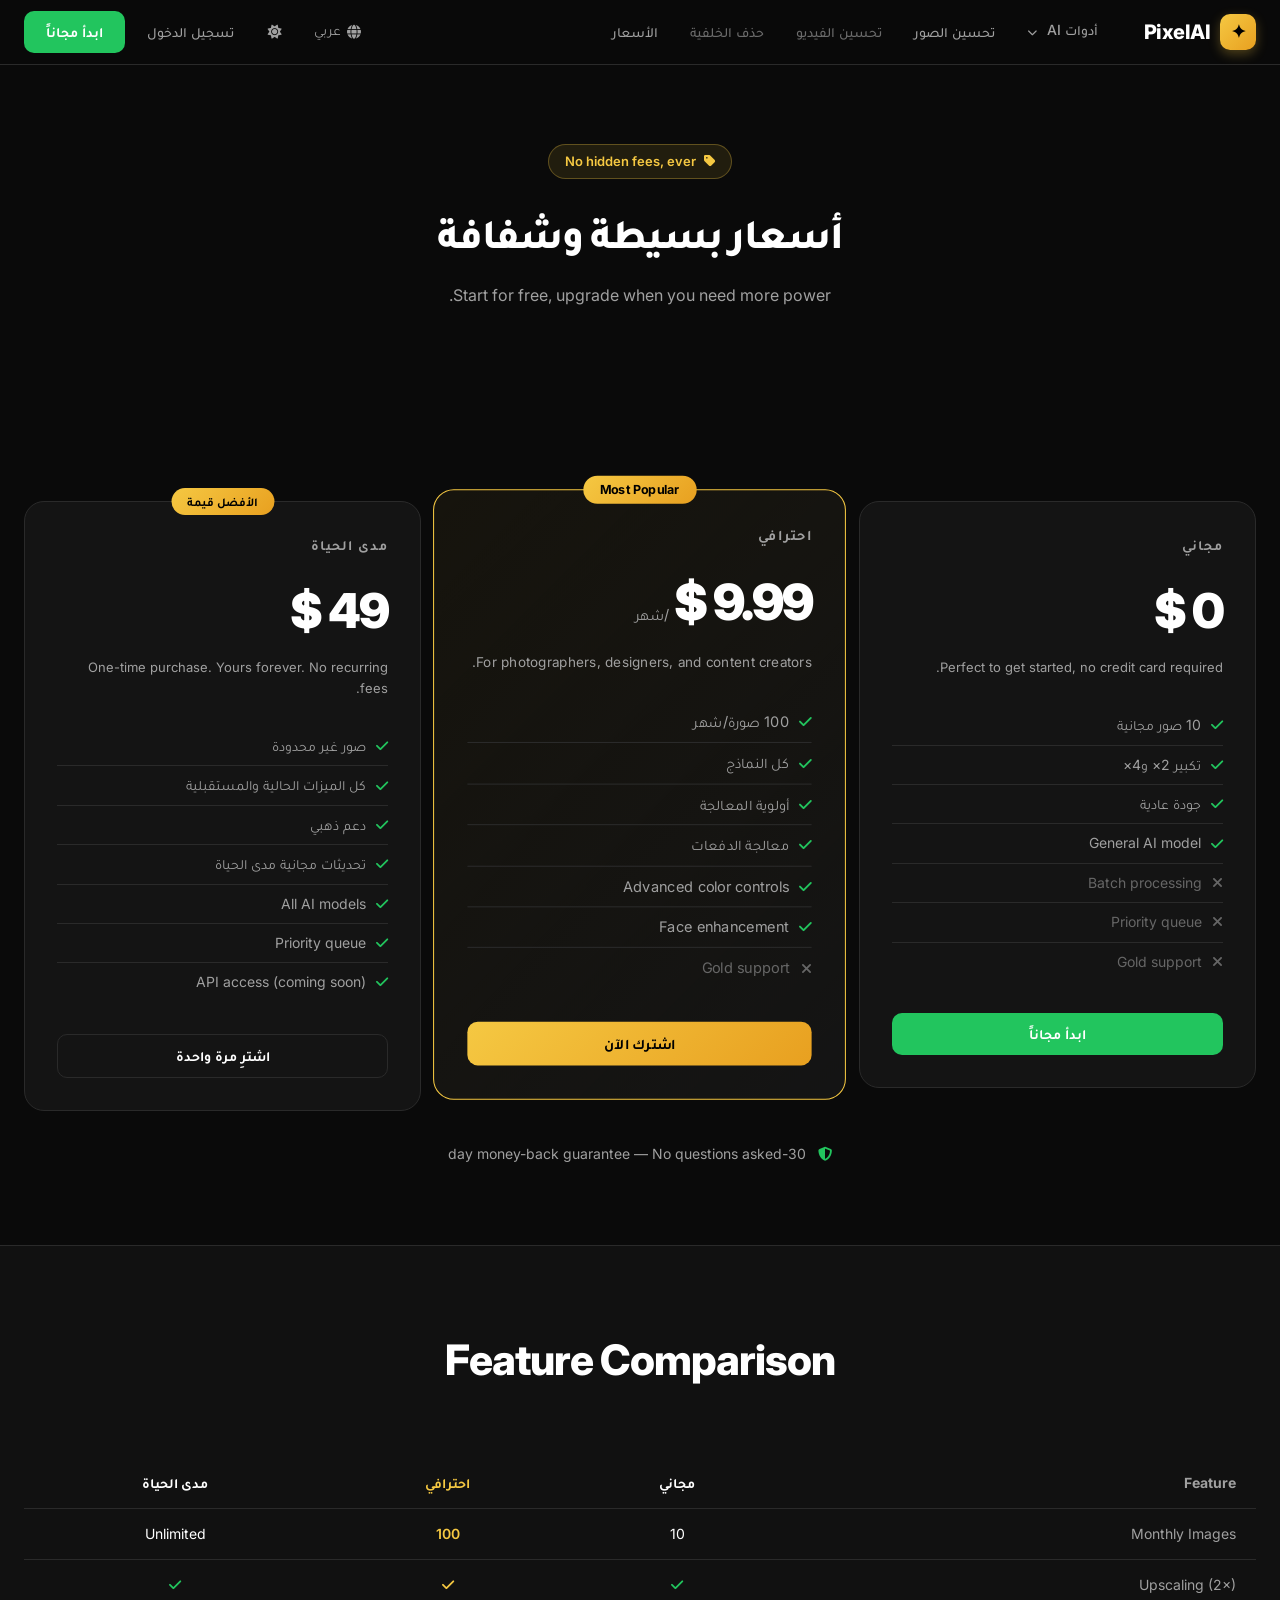
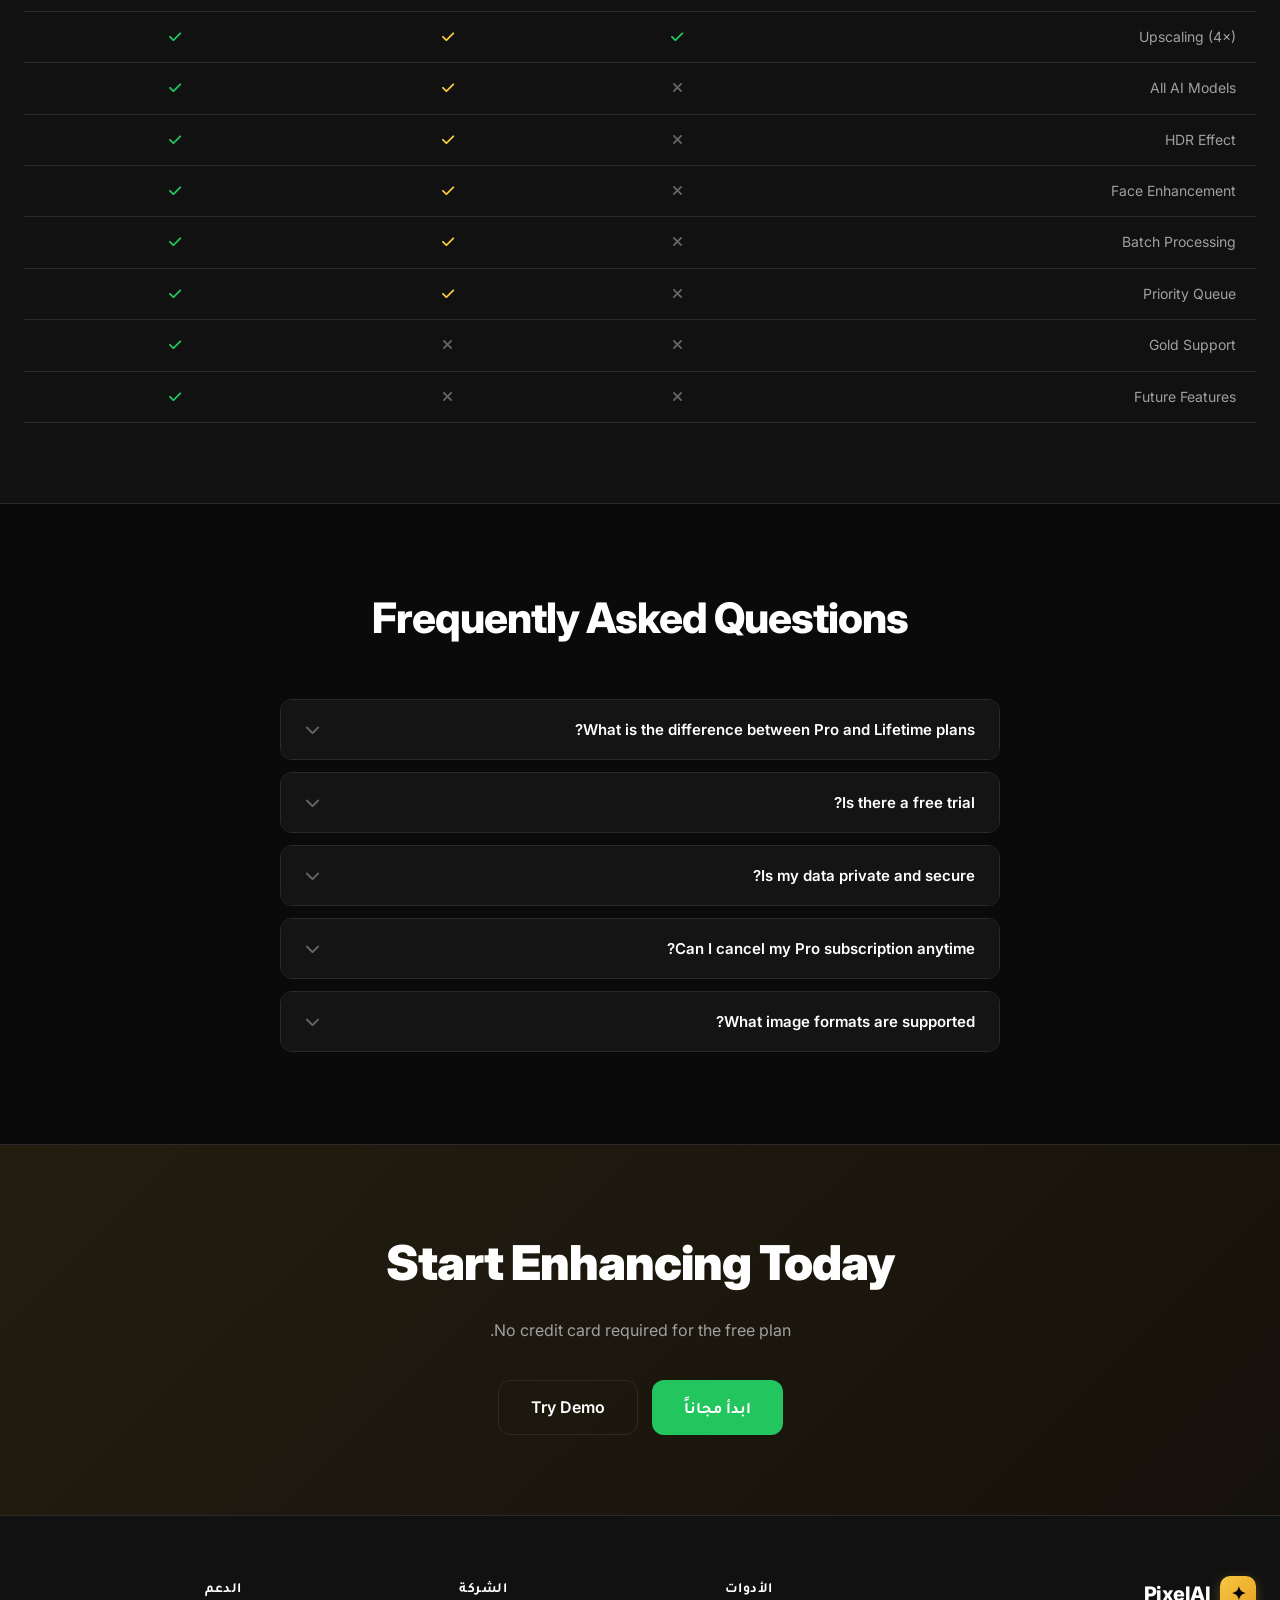
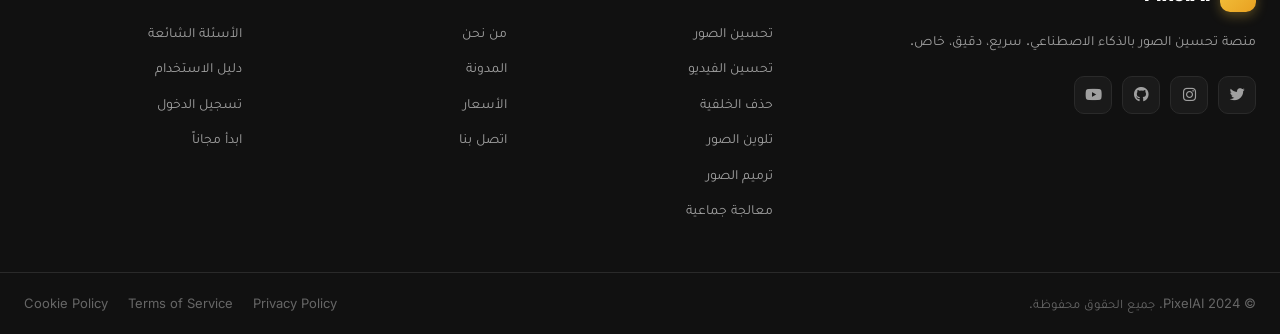
<file: pages/pricing.html>
<!DOCTYPE html>
<html lang="ar" dir="rtl" data-theme="dark">
<head>
  <meta charset="UTF-8">
  <meta name="viewport" content="width=device-width, initial-scale=1.0">
  <title>PixelAI — Pricing</title>
  <link rel="icon" type="image/svg+xml" href="../assets/favicon.svg">
  <link rel="stylesheet" href="../css/main.css">
  <link rel="stylesheet" href="../assets/custom.css">
  <link rel="stylesheet" href="https://cdnjs.cloudflare.com/ajax/libs/font-awesome/6.5.0/css/all.min.css">
</head>
<body>

<div id="navbar-container"></div>

<main class="page-wrapper">

  <!-- Hero -->
  <section class="section" style="text-align: center; padding-bottom: 0;">
    <div class="container">
      <div class="hero-badge" style="margin: 0 auto 20px;">
        <i class="fas fa-tag"></i>
        <span>No hidden fees, ever</span>
      </div>
      <h1 class="section-title" data-i18n="pricing_title">Simple Transparent Pricing</h1>
      <p class="section-subtitle">Start for free, upgrade when you need more power.</p>
    </div>
  </section>

  <!-- Pricing Cards -->
  <section class="section">
    <div class="container">
      <div class="pricing-grid">
        <!-- Free -->
        <div class="pricing-card">
          <p class="plan-name" data-i18n="plan_free">Free</p>
          <div class="plan-price">
            <span class="price-amount" data-i18n="plan_free_price">$0</span>
          </div>
          <p class="plan-desc">Perfect to get started, no credit card required.</p>
          <ul class="plan-features">
            <li><i class="fas fa-check"></i><span data-i18n="plan_free_feat1">10 free images</span></li>
            <li><i class="fas fa-check"></i><span data-i18n="plan_free_feat2">2× and 4× upscaling</span></li>
            <li><i class="fas fa-check"></i><span data-i18n="plan_free_feat3">Standard quality</span></li>
            <li><i class="fas fa-check"></i><span>General AI model</span></li>
            <li><i class="fas fa-times" style="color:var(--text3)"></i><span style="color:var(--text3)">Batch processing</span></li>
            <li><i class="fas fa-times" style="color:var(--text3)"></i><span style="color:var(--text3)">Priority queue</span></li>
            <li><i class="fas fa-times" style="color:var(--text3)"></i><span style="color:var(--text3)">Gold support</span></li>
          </ul>
          <a href="/pages/register.html" class="btn-primary" style="width:100%; text-align:center; display:block;" data-i18n="btn_get_free">Get Started Free</a>
        </div>

        <!-- Pro -->
        <div class="pricing-card featured" style="transform: scale(1.04);">
          <div class="pricing-badge">Most Popular</div>
          <p class="plan-name" data-i18n="plan_pro">Pro</p>
          <div class="plan-price">
            <span class="price-amount" data-i18n="plan_pro_price">$9.99</span>
            <span class="price-period" data-i18n="plan_pro_period">/month</span>
          </div>
          <p class="plan-desc">For photographers, designers, and content creators.</p>
          <ul class="plan-features">
            <li><i class="fas fa-check"></i><span data-i18n="plan_pro_feat1">100 images/month</span></li>
            <li><i class="fas fa-check"></i><span data-i18n="plan_pro_feat2">All AI models</span></li>
            <li><i class="fas fa-check"></i><span data-i18n="plan_pro_feat3">Priority processing</span></li>
            <li><i class="fas fa-check"></i><span data-i18n="plan_pro_feat4">Batch processing</span></li>
            <li><i class="fas fa-check"></i><span>Advanced color controls</span></li>
            <li><i class="fas fa-check"></i><span>Face enhancement</span></li>
            <li><i class="fas fa-times" style="color:var(--text3)"></i><span style="color:var(--text3)">Gold support</span></li>
          </ul>
          <a href="/pages/register.html" class="btn-yellow" style="width:100%; text-align:center; display:block;" data-i18n="btn_get_pro">Subscribe Now</a>
        </div>

        <!-- Lifetime -->
        <div class="pricing-card">
          <div class="pricing-badge" data-i18n="plan_lifetime_badge">Best Value</div>
          <p class="plan-name" data-i18n="plan_lifetime">Lifetime</p>
          <div class="plan-price">
            <span class="price-amount" data-i18n="plan_lifetime_price">$49</span>
          </div>
          <p class="plan-desc">One-time purchase. Yours forever. No recurring fees.</p>
          <ul class="plan-features">
            <li><i class="fas fa-check"></i><span data-i18n="plan_lifetime_feat1">Unlimited images</span></li>
            <li><i class="fas fa-check"></i><span data-i18n="plan_lifetime_feat2">All current & future features</span></li>
            <li><i class="fas fa-check"></i><span data-i18n="plan_lifetime_feat3">Gold support</span></li>
            <li><i class="fas fa-check"></i><span data-i18n="plan_lifetime_feat4">Lifetime free updates</span></li>
            <li><i class="fas fa-check"></i><span>All AI models</span></li>
            <li><i class="fas fa-check"></i><span>Priority queue</span></li>
            <li><i class="fas fa-check"></i><span>API access (coming soon)</span></li>
          </ul>
          <a href="/pages/register.html" class="btn-secondary" style="width:100%; text-align:center; display:block;" data-i18n="btn_get_lifetime">Buy Once</a>
        </div>
      </div>

      <!-- Money back guarantee -->
      <div style="text-align:center; margin-top: 32px; color: var(--text2); font-size: 14px;">
        <i class="fas fa-shield-alt" style="color: var(--green); margin-inline-end: 8px;"></i>
        30-day money-back guarantee — No questions asked
      </div>
    </div>
  </section>

  <!-- Comparison Table -->
  <section class="section" style="background: var(--bg2); border-top: 1px solid var(--border); border-bottom: 1px solid var(--border);">
    <div class="container">
      <h2 class="section-title">Feature Comparison</h2>
      <div style="overflow-x: auto;">
        <table class="comparison-table">
          <thead>
            <tr>
              <th>Feature</th>
              <th data-i18n="plan_free">Free</th>
              <th class="col-highlight" data-i18n="plan_pro">Pro</th>
              <th data-i18n="plan_lifetime">Lifetime</th>
            </tr>
          </thead>
          <tbody>
            <tr>
              <td>Monthly Images</td>
              <td>10</td>
              <td class="col-highlight">100</td>
              <td>Unlimited</td>
            </tr>
            <tr>
              <td>Upscaling (2×)</td>
              <td><i class="fas fa-check check"></i></td>
              <td><i class="fas fa-check check col-highlight"></i></td>
              <td><i class="fas fa-check check"></i></td>
            </tr>
            <tr>
              <td>Upscaling (4×)</td>
              <td><i class="fas fa-check check"></i></td>
              <td><i class="fas fa-check check col-highlight"></i></td>
              <td><i class="fas fa-check check"></i></td>
            </tr>
            <tr>
              <td>All AI Models</td>
              <td><i class="fas fa-times cross"></i></td>
              <td><i class="fas fa-check check col-highlight"></i></td>
              <td><i class="fas fa-check check"></i></td>
            </tr>
            <tr>
              <td>HDR Effect</td>
              <td><i class="fas fa-times cross"></i></td>
              <td><i class="fas fa-check check col-highlight"></i></td>
              <td><i class="fas fa-check check"></i></td>
            </tr>
            <tr>
              <td>Face Enhancement</td>
              <td><i class="fas fa-times cross"></i></td>
              <td><i class="fas fa-check check col-highlight"></i></td>
              <td><i class="fas fa-check check"></i></td>
            </tr>
            <tr>
              <td>Batch Processing</td>
              <td><i class="fas fa-times cross"></i></td>
              <td><i class="fas fa-check check col-highlight"></i></td>
              <td><i class="fas fa-check check"></i></td>
            </tr>
            <tr>
              <td>Priority Queue</td>
              <td><i class="fas fa-times cross"></i></td>
              <td><i class="fas fa-check check col-highlight"></i></td>
              <td><i class="fas fa-check check"></i></td>
            </tr>
            <tr>
              <td>Gold Support</td>
              <td><i class="fas fa-times cross"></i></td>
              <td><i class="fas fa-times cross"></i></td>
              <td><i class="fas fa-check check"></i></td>
            </tr>
            <tr>
              <td>Future Features</td>
              <td><i class="fas fa-times cross"></i></td>
              <td><i class="fas fa-times cross"></i></td>
              <td><i class="fas fa-check check"></i></td>
            </tr>
          </tbody>
        </table>
      </div>
    </div>
  </section>

  <!-- FAQ -->
  <section class="section">
    <div class="container">
      <h2 class="section-title">Frequently Asked Questions</h2>
      <div class="faq-list">

        <div class="faq-item">
          <button class="faq-question" onclick="toggleFaq(this)">
            What is the difference between Pro and Lifetime plans?
            <i class="fas fa-chevron-down"></i>
          </button>
          <div class="faq-answer">
            The Pro plan is a monthly subscription with 100 images per month. The Lifetime plan is a one-time payment that gives you unlimited images forever, plus all future features as they're added — no recurring fees.
          </div>
        </div>

        <div class="faq-item">
          <button class="faq-question" onclick="toggleFaq(this)">
            Is there a free trial?
            <i class="fas fa-chevron-down"></i>
          </button>
          <div class="faq-answer">
            Yes! The Free plan includes 10 image enhancements with no credit card required. You can try PixelAI risk-free and upgrade when you're ready.
          </div>
        </div>

        <div class="faq-item">
          <button class="faq-question" onclick="toggleFaq(this)">
            Is my data private and secure?
            <i class="fas fa-chevron-down"></i>
          </button>
          <div class="faq-answer">
            Absolutely. PixelAI processes images locally on your device whenever possible. We never sell or share your data with third parties. Your images are automatically deleted from our servers within 24 hours.
          </div>
        </div>

        <div class="faq-item">
          <button class="faq-question" onclick="toggleFaq(this)">
            Can I cancel my Pro subscription anytime?
            <i class="fas fa-chevron-down"></i>
          </button>
          <div class="faq-answer">
            Yes! You can cancel at any time with no penalties. You'll continue to have Pro access until the end of your current billing period. We offer a 30-day money-back guarantee.
          </div>
        </div>

        <div class="faq-item">
          <button class="faq-question" onclick="toggleFaq(this)">
            What image formats are supported?
            <i class="fas fa-chevron-down"></i>
          </button>
          <div class="faq-answer">
            PixelAI supports PNG, JPG/JPEG, and WEBP input formats. Output is available as PNG (lossless) or JPG (with quality selection). Maximum file size is 20MB for Free, 50MB for Pro and Lifetime.
          </div>
        </div>

      </div>
    </div>
  </section>

  <!-- CTA -->
  <section class="cta-section">
    <h2 class="cta-title">Start Enhancing Today</h2>
    <p class="cta-sub">No credit card required for the free plan.</p>
    <div class="cta-buttons">
      <a href="/pages/register.html" class="btn-primary btn-large" data-i18n="btn_get_free">Get Started Free</a>
      <a href="/pages/enhance.html" class="btn-secondary btn-large">Try Demo</a>
    </div>
  </section>

</main>

<div id="footer-container"></div>

<script src="../js/translations.js"></script>
<script src="../js/theme.js"></script>
<script src="../js/navbar.js"></script>
<script src="../js/footer.js"></script>
<script>
  initTheme();
  setLanguage(localStorage.getItem('pixelai_lang') || 'ar');
  injectNavbar();
  injectFooter();

  function toggleFaq(btn) {
    const item = btn.closest('.faq-item');
    const isOpen = item.classList.contains('open');
    document.querySelectorAll('.faq-item').forEach(i => i.classList.remove('open'));
    if (!isOpen) item.classList.add('open');
  }
</script>
</body>
</html>
</file>
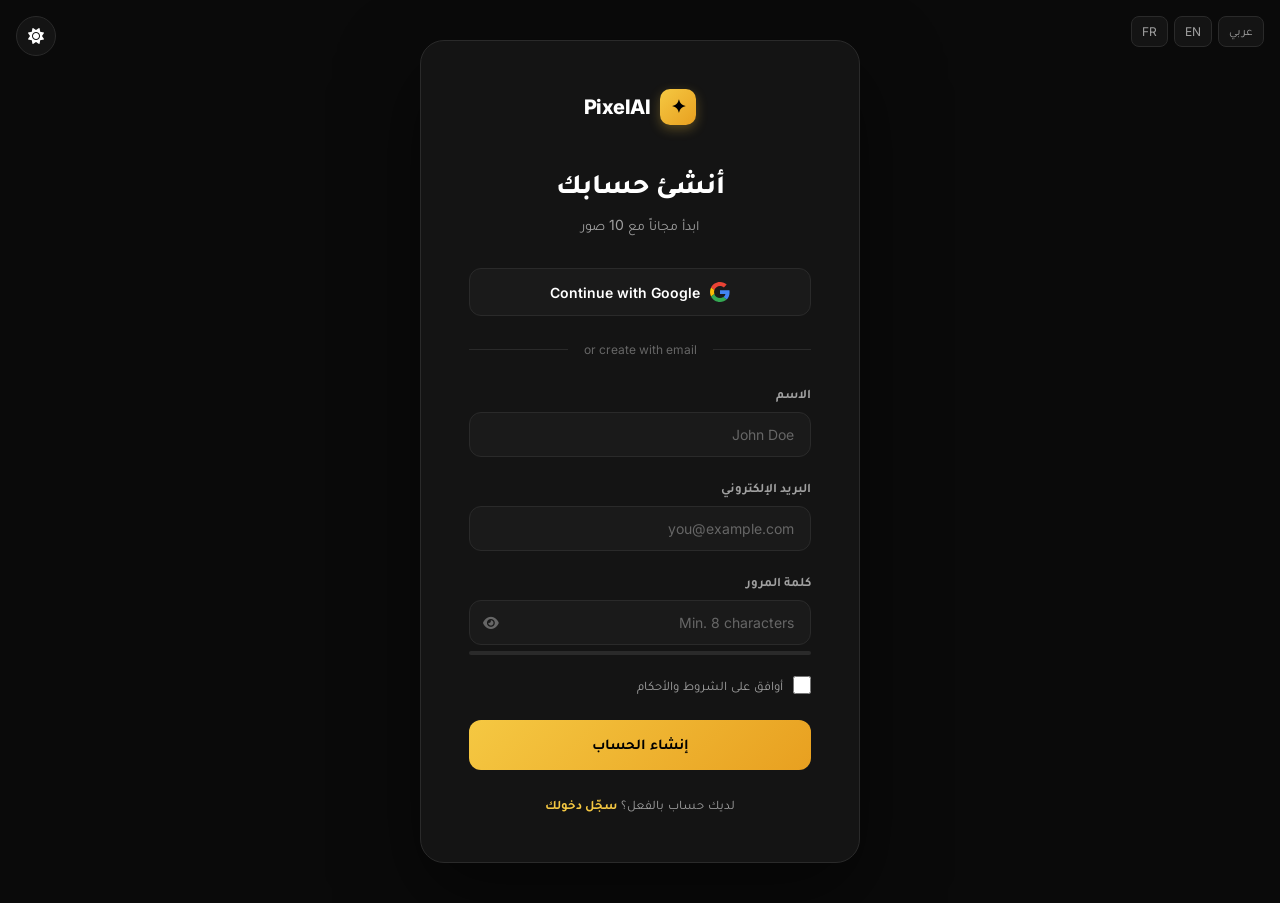
<file: pages/register.html>
<!DOCTYPE html>
<html lang="ar" dir="rtl" data-theme="dark">
<head>
  <meta charset="UTF-8">
  <meta name="viewport" content="width=device-width, initial-scale=1.0">
  <title>PixelAI — Create Account</title>
  <link rel="icon" type="image/svg+xml" href="../assets/favicon.svg">
  <link rel="stylesheet" href="../css/main.css">
  <link rel="stylesheet" href="../assets/custom.css">
  <link rel="stylesheet" href="https://cdnjs.cloudflare.com/ajax/libs/font-awesome/6.5.0/css/all.min.css">
</head>
<body>

<!-- Theme toggle floating button -->
<button onclick="toggleTheme()" style="position:fixed;top:16px;inset-inline-end:16px;z-index:999;width:40px;height:40px;border-radius:50%;background:var(--card);border:1px solid var(--border);color:var(--text);font-size:16px;cursor:pointer;display:flex;align-items:center;justify-content:center;">
  <i id="themeIcon" class="fas fa-sun"></i>
</button>

<div class="auth-page">
  <div class="auth-card">

    <!-- Logo -->
    <a href="/pages/index.html" class="auth-logo">
      <div class="logo-icon">✦</div>
      <span class="logo-text">PixelAI</span>
    </a>

    <h1 class="auth-title" data-i18n="register_title">Create Your Account</h1>
    <p class="auth-subtitle" data-i18n="register_subtitle">Start free with 10 images</p>

    <!-- Google OAuth button -->
    <button class="google-btn" id="googleAuthBtn">
      <span class="google-icon"></span>
      Continue with Google
    </button>

    <!-- Divider -->
    <div class="auth-divider">
      <span>or create with email</span>
    </div>

    <!-- Register Form -->
    <form id="registerForm" novalidate>
      <div class="form-group">
        <label class="form-label" data-i18n="register_name">Full Name</label>
        <input
          type="text"
          id="registerName"
          class="form-input"
          placeholder="John Doe"
          autocomplete="name"
          required
        >
      </div>

      <div class="form-group">
        <label class="form-label" data-i18n="register_email">Email Address</label>
        <input
          type="email"
          id="registerEmail"
          class="form-input"
          placeholder="you@example.com"
          autocomplete="email"
          required
        >
      </div>

      <div class="form-group">
        <label class="form-label" data-i18n="register_password">Password</label>
        <div style="position:relative;">
          <input
            type="password"
            id="registerPassword"
            class="form-input"
            placeholder="Min. 8 characters"
            autocomplete="new-password"
            minlength="8"
            required
          >
          <button type="button" onclick="togglePass('registerPassword',this)" style="position:absolute;inset-inline-end:14px;top:50%;transform:translateY(-50%);background:none;border:none;color:var(--text3);cursor:pointer;font-size:14px;">
            <i class="fas fa-eye"></i>
          </button>
        </div>
        <!-- Password strength -->
        <div id="passStrength" style="margin-top:6px;height:4px;border-radius:2px;background:var(--border);overflow:hidden;">
          <div id="passStrengthBar" style="height:100%;width:0%;border-radius:2px;transition:all 0.3s;"></div>
        </div>
        <p id="passStrengthText" style="font-size:11px;color:var(--text3);margin-top:4px;"></p>
      </div>

      <div class="form-check">
        <input type="checkbox" id="registerTerms" required>
        <label for="registerTerms" data-i18n="register_terms">I agree to the Terms & Conditions</label>
      </div>

      <button type="submit" id="registerBtn" class="btn-yellow btn-submit" data-i18n="register_btn">Create Account</button>
    </form>

    <p class="auth-switch">
      <span data-i18n="register_have_account">Already have an account?</span>
      <a href="/pages/login.html" data-i18n="register_login"> Sign In</a>
    </p>

  </div>
</div>

<script src="../js/translations.js"></script>
<script src="../js/theme.js"></script>
<script src="../js/auth.js"></script>
<script>
  initTheme();
  setLanguage(localStorage.getItem('pixelai_lang') || 'ar');

  // Language switcher minimal
  const lsDiv = document.createElement('div');
  lsDiv.style.cssText = 'position:fixed;top:16px;inset-inline-start:16px;z-index:999;display:flex;gap:6px;';
  ['ar','en','fr'].forEach(lang => {
    const btn = document.createElement('button');
    btn.textContent = lang === 'ar' ? 'عربي' : lang.toUpperCase();
    btn.style.cssText = 'padding:6px 10px;border-radius:8px;background:var(--card);border:1px solid var(--border);color:var(--text2);font-size:12px;cursor:pointer;';
    btn.onclick = () => setLanguage(lang);
    lsDiv.appendChild(btn);
  });
  document.body.appendChild(lsDiv);

  function togglePass(id, btn) {
    const input = document.getElementById(id);
    if (input.type === 'password') {
      input.type = 'text';
      btn.innerHTML = '<i class="fas fa-eye-slash"></i>';
    } else {
      input.type = 'password';
      btn.innerHTML = '<i class="fas fa-eye"></i>';
    }
  }

  // Password strength meter
  document.getElementById('registerPassword').addEventListener('input', function() {
    const val = this.value;
    const bar = document.getElementById('passStrengthBar');
    const txt = document.getElementById('passStrengthText');
    let strength = 0;
    if (val.length >= 8) strength++;
    if (/[A-Z]/.test(val)) strength++;
    if (/[0-9]/.test(val)) strength++;
    if (/[^a-zA-Z0-9]/.test(val)) strength++;

    const colors = ['', '#ef4444', '#f97316', '#eab308', '#22c55e'];
    const labels = ['', 'Weak', 'Fair', 'Good', 'Strong'];
    bar.style.width = (strength * 25) + '%';
    bar.style.background = colors[strength] || '';
    txt.textContent = val.length > 0 ? labels[strength] || '' : '';
    txt.style.color = colors[strength] || '';
  });
</script>
</body>
</html>
</file>
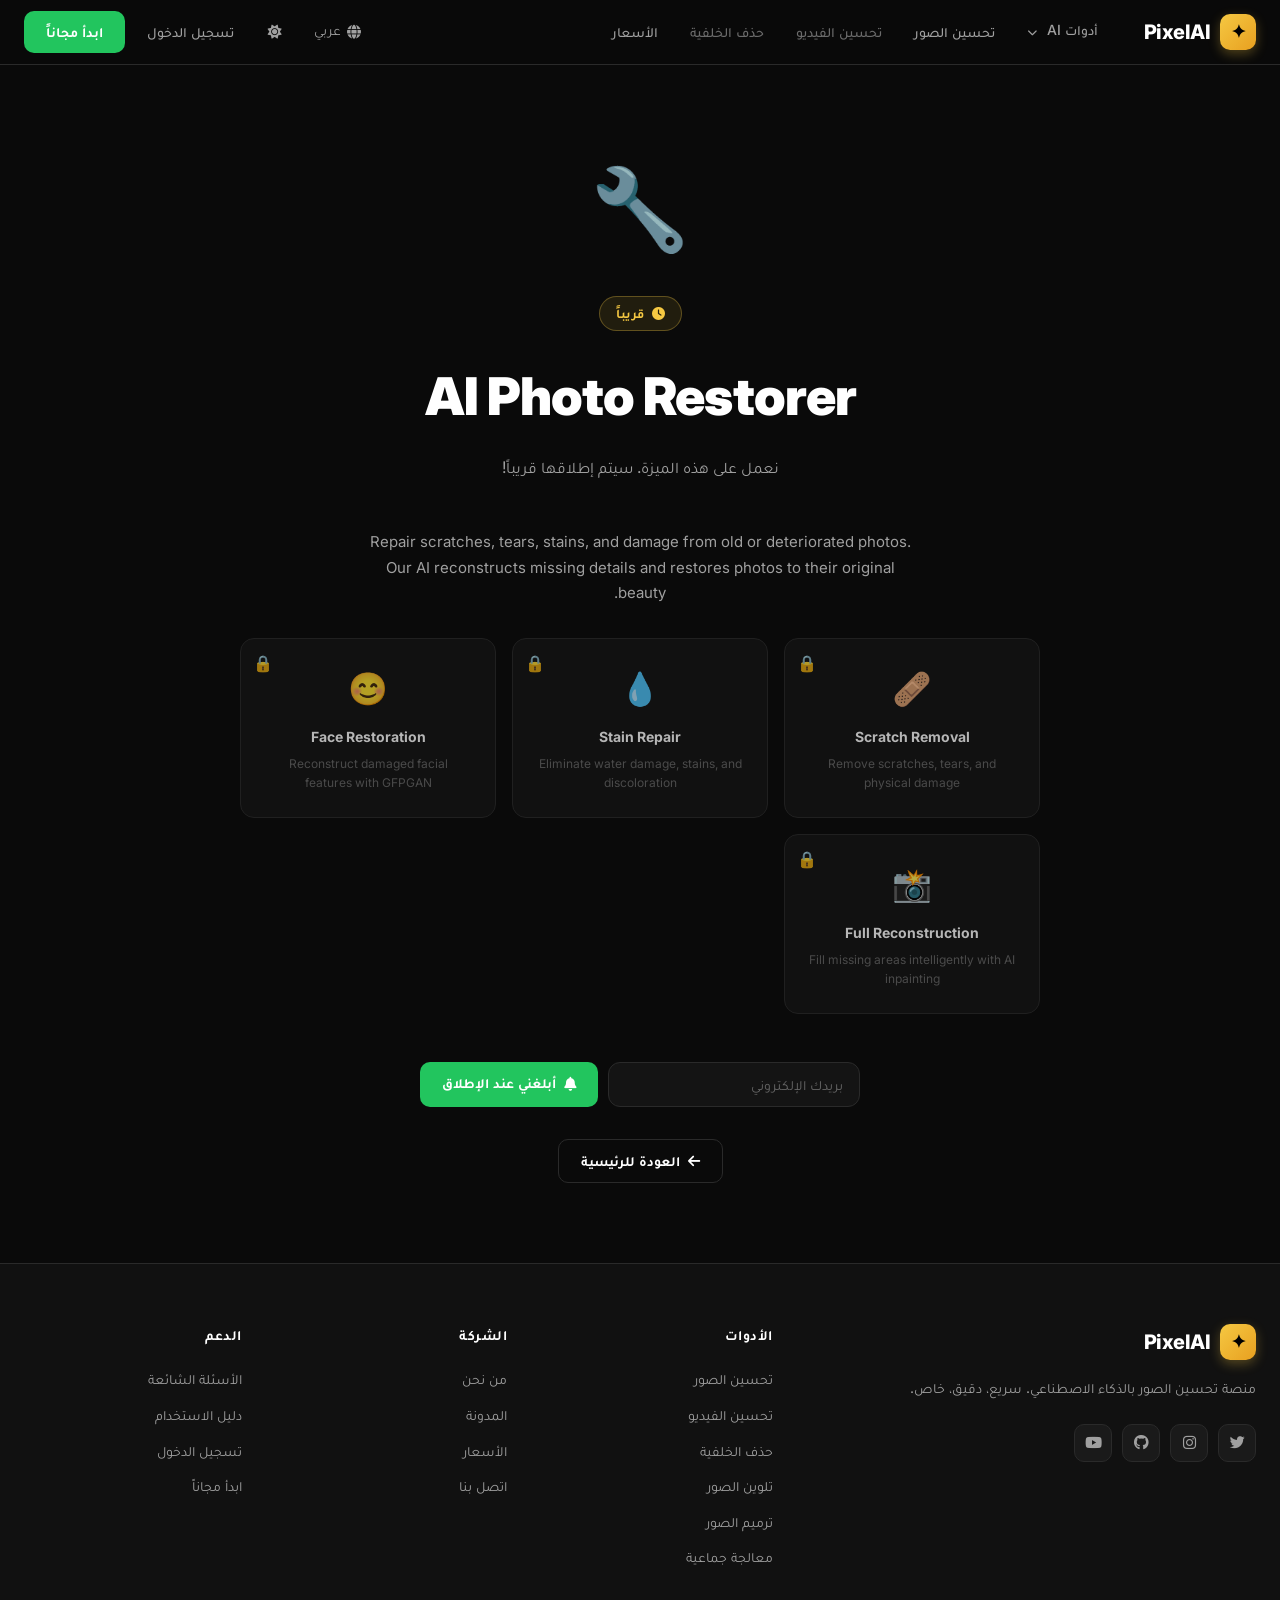
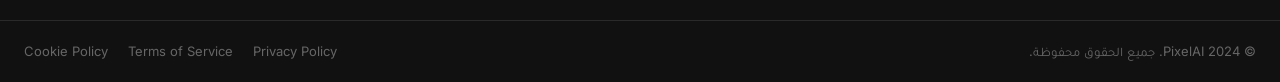
<file: pages/restore.html>
<!DOCTYPE html>
<html lang="ar" dir="rtl" data-theme="dark">
<head>
  <meta charset="UTF-8">
  <meta name="viewport" content="width=device-width, initial-scale=1.0">
  <title>PixelAI — Photo Restorer (Coming Soon)</title>
  <link rel="icon" type="image/svg+xml" href="../assets/favicon.svg">
  <link rel="stylesheet" href="../css/main.css">
  <link rel="stylesheet" href="../assets/custom.css">
  <link rel="stylesheet" href="https://cdnjs.cloudflare.com/ajax/libs/font-awesome/6.5.0/css/all.min.css">
</head>
<body>

<div id="navbar-container"></div>

<main class="page-wrapper">
  <div class="coming-soon-page">

    <div class="coming-soon-icon">🔧</div>

    <div class="coming-soon-badge">
      <i class="fas fa-clock"></i>
      <span data-i18n="coming_soon_title">Coming Soon</span>
    </div>

    <h1 class="coming-soon-title">AI Photo Restorer</h1>

    <p class="coming-soon-sub" data-i18n="coming_soon_subtitle">
      We're working on this feature. It will launch very soon!
    </p>

    <p style="color:var(--text2);font-size:15px;max-width:560px;margin:0 auto 32px;line-height:1.7;">
      Repair scratches, tears, stains, and damage from old or deteriorated photos. Our AI reconstructs missing details and restores photos to their original beauty.
    </p>

    <div class="coming-soon-features">
      <div class="coming-feature-card">
        <span class="coming-lock">🔒</span>
        <div class="coming-feature-icon">🩹</div>
        <p class="coming-feature-title">Scratch Removal</p>
        <p class="coming-feature-desc">Remove scratches, tears, and physical damage</p>
      </div>
      <div class="coming-feature-card">
        <span class="coming-lock">🔒</span>
        <div class="coming-feature-icon">💧</div>
        <p class="coming-feature-title">Stain Repair</p>
        <p class="coming-feature-desc">Eliminate water damage, stains, and discoloration</p>
      </div>
      <div class="coming-feature-card">
        <span class="coming-lock">🔒</span>
        <div class="coming-feature-icon">😊</div>
        <p class="coming-feature-title">Face Restoration</p>
        <p class="coming-feature-desc">Reconstruct damaged facial features with GFPGAN</p>
      </div>
      <div class="coming-feature-card">
        <span class="coming-lock">🔒</span>
        <div class="coming-feature-icon">📸</div>
        <p class="coming-feature-title">Full Reconstruction</p>
        <p class="coming-feature-desc">Fill missing areas intelligently with AI inpainting</p>
      </div>
    </div>

    <div class="notify-form">
      <input type="email" class="notify-input" id="notifyEmail" data-i18n-attr="placeholder" data-i18n="notify_email" placeholder="Your email address">
      <button class="btn-primary" onclick="notifyMe()">
        <i class="fas fa-bell"></i>
        <span data-i18n="notify_btn">Notify Me at Launch</span>
      </button>
    </div>

    <a href="/pages/index.html" class="btn-secondary">
      <i class="fas fa-arrow-left"></i>
      <span data-i18n="back_home">Back to Home</span>
    </a>

  </div>
</main>

<div id="footer-container"></div>

<script src="../js/translations.js"></script>
<script src="../js/theme.js"></script>
<script src="../js/navbar.js"></script>
<script src="../js/footer.js"></script>
<script>
  initTheme();
  setLanguage(localStorage.getItem('pixelai_lang') || 'ar');
  injectNavbar();
  injectFooter();

  function notifyMe() {
    const email = document.getElementById('notifyEmail').value;
    if (!email || !email.includes('@')) { alert('Please enter a valid email.'); return; }
    const toast = document.createElement('div');
    toast.className = 'toast toast-success';
    toast.textContent = "Thanks! We'll notify you at " + email;
    document.body.appendChild(toast);
    setTimeout(() => toast.classList.add('show'), 10);
    setTimeout(() => { toast.classList.remove('show'); setTimeout(() => toast.remove(), 300); }, 4000);
    document.getElementById('notifyEmail').value = '';
  }
</script>
</body>
</html>
</file>
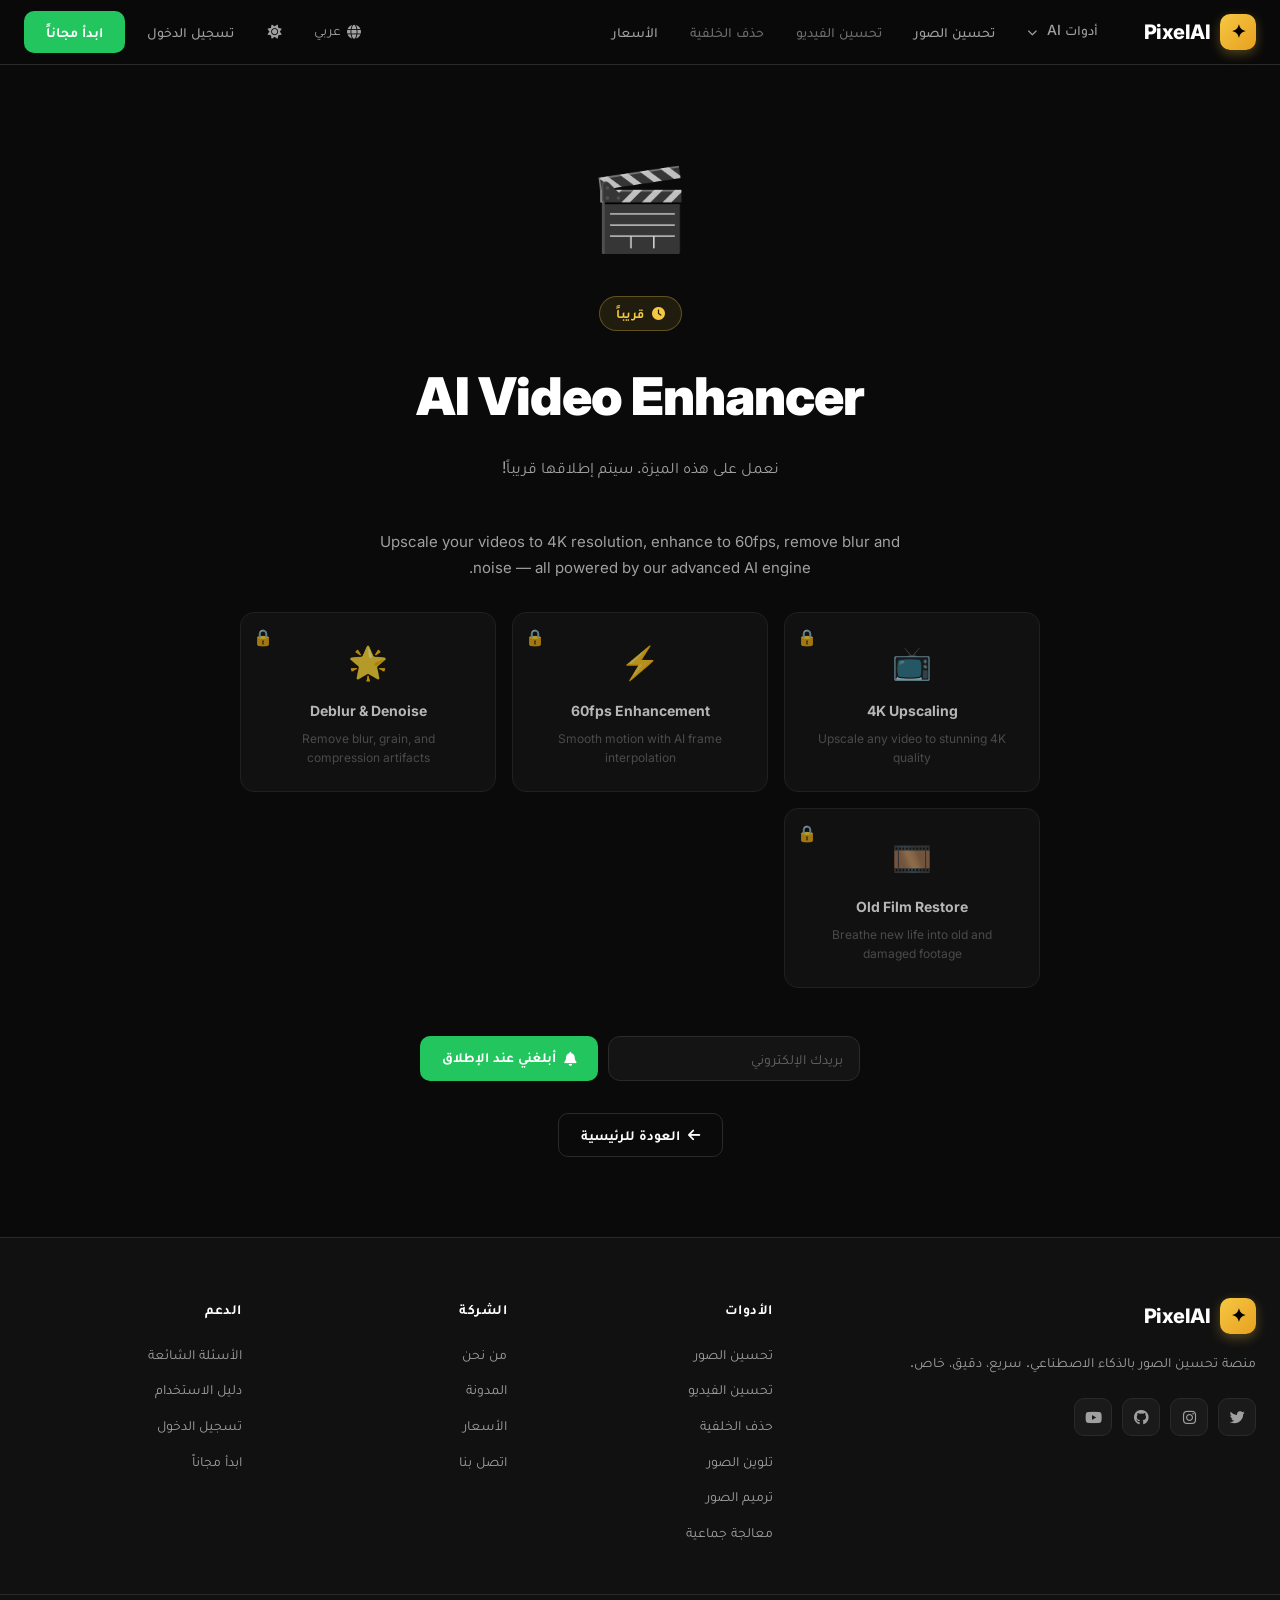
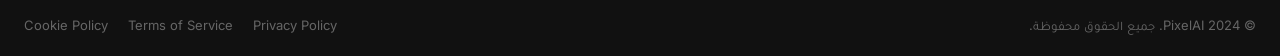
<file: pages/video.html>
<!DOCTYPE html>
<html lang="ar" dir="rtl" data-theme="dark">
<head>
  <meta charset="UTF-8">
  <meta name="viewport" content="width=device-width, initial-scale=1.0">
  <title>PixelAI — AI Video Enhancer (Coming Soon)</title>
  <link rel="icon" type="image/svg+xml" href="../assets/favicon.svg">
  <link rel="stylesheet" href="../css/main.css">
  <link rel="stylesheet" href="../assets/custom.css">
  <link rel="stylesheet" href="https://cdnjs.cloudflare.com/ajax/libs/font-awesome/6.5.0/css/all.min.css">
</head>
<body>

<div id="navbar-container"></div>

<main class="page-wrapper">
  <div class="coming-soon-page">

    <div class="coming-soon-icon">🎬</div>

    <div class="coming-soon-badge">
      <i class="fas fa-clock"></i>
      <span data-i18n="coming_soon_title">Coming Soon</span>
    </div>

    <h1 class="coming-soon-title">AI Video Enhancer</h1>

    <p class="coming-soon-sub" data-i18n="coming_soon_subtitle">
      We're working on this feature. It will launch very soon!
    </p>

    <p style="color:var(--text2);font-size:15px;max-width:560px;margin:0 auto 32px;line-height:1.7;">
      Upscale your videos to 4K resolution, enhance to 60fps, remove blur and noise — all powered by our advanced AI engine.
    </p>

    <!-- Feature Preview Cards -->
    <div class="coming-soon-features">
      <div class="coming-feature-card">
        <span class="coming-lock">🔒</span>
        <div class="coming-feature-icon">📺</div>
        <p class="coming-feature-title">4K Upscaling</p>
        <p class="coming-feature-desc">Upscale any video to stunning 4K quality</p>
      </div>
      <div class="coming-feature-card">
        <span class="coming-lock">🔒</span>
        <div class="coming-feature-icon">⚡</div>
        <p class="coming-feature-title">60fps Enhancement</p>
        <p class="coming-feature-desc">Smooth motion with AI frame interpolation</p>
      </div>
      <div class="coming-feature-card">
        <span class="coming-lock">🔒</span>
        <div class="coming-feature-icon">🌟</div>
        <p class="coming-feature-title">Deblur & Denoise</p>
        <p class="coming-feature-desc">Remove blur, grain, and compression artifacts</p>
      </div>
      <div class="coming-feature-card">
        <span class="coming-lock">🔒</span>
        <div class="coming-feature-icon">🎞️</div>
        <p class="coming-feature-title">Old Film Restore</p>
        <p class="coming-feature-desc">Breathe new life into old and damaged footage</p>
      </div>
    </div>

    <!-- Notify Form -->
    <div class="notify-form">
      <input type="email" class="notify-input" id="notifyEmail" data-i18n-attr="placeholder" data-i18n="notify_email" placeholder="Your email address">
      <button class="btn-primary" onclick="notifyMe()">
        <i class="fas fa-bell"></i>
        <span data-i18n="notify_btn">Notify Me at Launch</span>
      </button>
    </div>

    <a href="/pages/index.html" class="btn-secondary">
      <i class="fas fa-arrow-left"></i>
      <span data-i18n="back_home">Back to Home</span>
    </a>

  </div>
</main>

<div id="footer-container"></div>

<script src="../js/translations.js"></script>
<script src="../js/theme.js"></script>
<script src="../js/navbar.js"></script>
<script src="../js/footer.js"></script>
<script>
  initTheme();
  setLanguage(localStorage.getItem('pixelai_lang') || 'ar');
  injectNavbar();
  injectFooter();

  function notifyMe() {
    const email = document.getElementById('notifyEmail').value;
    if (!email || !email.includes('@')) {
      alert('Please enter a valid email address.');
      return;
    }
    const toast = document.createElement('div');
    toast.className = 'toast toast-success';
    toast.textContent = "Thanks! We'll notify you at " + email;
    document.body.appendChild(toast);
    setTimeout(() => toast.classList.add('show'), 10);
    setTimeout(() => { toast.classList.remove('show'); setTimeout(() => toast.remove(), 300); }, 4000);
    document.getElementById('notifyEmail').value = '';
  }
</script>
</body>
</html>
</file>
<file: css/main.css>
/* ══════════════════════════════════════════════════════════════
   PixelAI — Main CSS
   ══════════════════════════════════════════════════════════════ */

@import url('https://fonts.googleapis.com/css2?family=Inter:wght@400;500;600;700;800;900&family=Tajawal:wght@400;500;700;900&display=swap');

/* ── CSS Variables ──────────────────────────────────────────── */
:root[data-theme="dark"] {
  --bg: #0a0a0a;
  --bg2: #111111;
  --bg3: #1a1a1a;
  --card: #141414;
  --border: #2a2a2a;
  --text: #ffffff;
  --text2: #a0a0a0;
  --text3: #666666;
  --accent: #f5c842;
  --accent2: #e8a020;
  --green: #22c55e;
  --red: #ef4444;
  --shadow: rgba(0,0,0,0.5);
}

:root[data-theme="light"] {
  --bg: #f8f9fa;
  --bg2: #ffffff;
  --bg3: #f0f0f0;
  --card: #ffffff;
  --border: #e0e0e0;
  --text: #0a0a0a;
  --text2: #555555;
  --text3: #888888;
  --accent: #d4a000;
  --accent2: #b8860b;
  --green: #16a34a;
  --red: #dc2626;
  --shadow: rgba(0,0,0,0.1);
}

/* ── Reset & Base ───────────────────────────────────────────── */
*, *::before, *::after {
  box-sizing: border-box;
  margin: 0;
  padding: 0;
}

html {
  scroll-behavior: smooth;
}

body {
  font-family: 'Inter', 'Tajawal', sans-serif;
  background: var(--bg);
  color: var(--text);
  line-height: 1.6;
  overflow-x: hidden;
  transition: background 0.3s, color 0.3s;
}

a {
  text-decoration: none;
  color: inherit;
}

ul { list-style: none; }

img { max-width: 100%; display: block; }

button { cursor: pointer; border: none; background: none; font-family: inherit; }

input, select, textarea {
  font-family: inherit;
}

/* ── Announcement Bar ───────────────────────────────────────── */
.announcement-bar {
  background: linear-gradient(90deg, var(--accent), var(--accent2));
  color: #000;
  text-align: center;
  padding: 8px 16px;
  font-size: 14px;
  font-weight: 600;
  position: relative;
  z-index: 1001;
}

.announcement-bar a {
  color: #000;
  text-decoration: underline;
  margin-inline-start: 8px;
}

/* ── Navbar ─────────────────────────────────────────────────── */
.navbar {
  position: fixed;
  top: 0;
  left: 0;
  right: 0;
  z-index: 1000;
  background: rgba(10, 10, 10, 0.85);
  backdrop-filter: blur(20px);
  -webkit-backdrop-filter: blur(20px);
  border-bottom: 1px solid var(--border);
  transition: background 0.3s, box-shadow 0.3s;
}

:root[data-theme="light"] .navbar {
  background: rgba(248, 249, 250, 0.9);
}

.navbar.scrolled {
  box-shadow: 0 4px 24px var(--shadow);
}

.nav-container {
  max-width: 1280px;
  margin: 0 auto;
  padding: 0 24px;
  height: 64px;
  display: flex;
  align-items: center;
  gap: 32px;
}

.nav-logo {
  display: flex;
  align-items: center;
  gap: 10px;
  flex-shrink: 0;
}

.logo-icon {
  width: 36px;
  height: 36px;
  background: linear-gradient(135deg, var(--accent), var(--accent2));
  border-radius: 10px;
  display: flex;
  align-items: center;
  justify-content: center;
  font-size: 18px;
  color: #000;
  font-weight: 900;
  box-shadow: 0 4px 12px rgba(245, 200, 66, 0.3);
}

.logo-text {
  font-size: 20px;
  font-weight: 800;
  color: var(--text);
  letter-spacing: -0.5px;
}

.nav-links {
  display: flex;
  align-items: center;
  gap: 4px;
  flex: 1;
}

.nav-link {
  padding: 8px 14px;
  color: var(--text2);
  font-size: 14px;
  font-weight: 500;
  border-radius: 8px;
  transition: color 0.2s, background 0.2s;
  white-space: nowrap;
}

.nav-link:hover,
.nav-link.active {
  color: var(--text);
  background: var(--bg3);
}

.nav-link-soon {
  opacity: 0.65;
  cursor: default;
  pointer-events: none;
}

.nav-link-soon .badge-soon {
  font-size: 9px;
  padding: 1px 5px;
  border-radius: 4px;
  background: var(--accent);
  color: #000;
  font-weight: 700;
  margin-inline-start: 4px;
  vertical-align: middle;
}

.nav-right {
  display: flex;
  align-items: center;
  gap: 8px;
  flex-shrink: 0;
}

.nav-icon-btn {
  display: flex;
  align-items: center;
  gap: 6px;
  padding: 8px 12px;
  color: var(--text2);
  font-size: 14px;
  border-radius: 8px;
  transition: color 0.2s, background 0.2s;
  white-space: nowrap;
}

.nav-icon-btn:hover {
  color: var(--text);
  background: var(--bg3);
}

/* ── Dropdown ───────────────────────────────────────────────── */
.nav-dropdown {
  position: relative;
}

.dropdown-trigger {
  display: flex;
  align-items: center;
  gap: 6px;
  padding: 8px 14px;
  color: var(--text2);
  font-size: 14px;
  font-weight: 500;
  border-radius: 8px;
  transition: color 0.2s, background 0.2s;
  cursor: pointer;
}

.dropdown-trigger:hover,
.nav-dropdown:hover .dropdown-trigger {
  color: var(--text);
  background: var(--bg3);
}

.dropdown-menu {
  position: absolute;
  top: calc(100% + 8px);
  inset-inline-start: 0;
  background: var(--card);
  border: 1px solid var(--border);
  border-radius: 12px;
  padding: 8px;
  min-width: 240px;
  opacity: 0;
  visibility: hidden;
  transform: translateY(-8px);
  transition: all 0.2s ease;
  box-shadow: 0 16px 48px var(--shadow);
  z-index: 100;
}

.nav-dropdown:hover .dropdown-menu {
  opacity: 1;
  visibility: visible;
  transform: translateY(0);
}

.dropdown-item {
  display: flex;
  align-items: center;
  gap: 10px;
  padding: 10px 12px;
  color: var(--text2);
  font-size: 13px;
  border-radius: 8px;
  transition: all 0.15s;
}

.dropdown-item:hover {
  background: var(--bg3);
  color: var(--text);
}

.dropdown-item i {
  width: 16px;
  text-align: center;
  color: var(--accent);
}

.dropdown-item.coming {
  opacity: 0.7;
}

.badge-soon {
  margin-inline-start: auto;
  background: var(--accent);
  color: #000;
  font-size: 10px;
  font-weight: 700;
  padding: 2px 7px;
  border-radius: 100px;
  text-transform: uppercase;
  letter-spacing: 0.5px;
}

/* ── Language Selector ──────────────────────────────────────── */
.lang-selector {
  position: relative;
}

.lang-menu {
  position: absolute;
  top: calc(100% + 8px);
  inset-inline-end: 0;
  background: var(--card);
  border: 1px solid var(--border);
  border-radius: 12px;
  padding: 8px;
  min-width: 160px;
  opacity: 0;
  visibility: hidden;
  transform: translateY(-8px);
  transition: all 0.2s ease;
  box-shadow: 0 16px 48px var(--shadow);
  z-index: 100;
}

.lang-menu.open {
  opacity: 1;
  visibility: visible;
  transform: translateY(0);
}

.lang-menu button {
  display: block;
  width: 100%;
  padding: 9px 14px;
  text-align: start;
  font-size: 13px;
  color: var(--text2);
  border-radius: 8px;
  transition: all 0.15s;
}

.lang-menu button:hover {
  background: var(--bg3);
  color: var(--text);
}

/* ── Mobile Menu ────────────────────────────────────────────── */
.hamburger {
  display: none;
  flex-direction: column;
  gap: 5px;
  padding: 8px;
  margin-inline-start: auto;
}

.hamburger span {
  display: block;
  width: 22px;
  height: 2px;
  background: var(--text);
  border-radius: 2px;
  transition: all 0.3s;
}

.hamburger.active span:nth-child(1) { transform: rotate(45deg) translate(5px, 5px); }
.hamburger.active span:nth-child(2) { opacity: 0; }
.hamburger.active span:nth-child(3) { transform: rotate(-45deg) translate(5px, -5px); }

.mobile-menu {
  display: none;
  flex-direction: column;
  padding: 12px 24px 20px;
  border-top: 1px solid var(--border);
  gap: 4px;
}

.mobile-menu.open {
  display: flex;
}

.mobile-menu a {
  padding: 12px;
  color: var(--text2);
  font-size: 15px;
  border-radius: 8px;
  transition: all 0.2s;
}

.mobile-menu a:hover {
  background: var(--bg3);
  color: var(--text);
}

.mobile-menu .btn-primary {
  margin-top: 8px;
  text-align: center;
}

/* ── Buttons ─────────────────────────────────────────────────── */
.btn-primary {
  display: inline-flex;
  align-items: center;
  justify-content: center;
  gap: 8px;
  padding: 10px 22px;
  background: var(--green);
  color: #fff;
  font-size: 14px;
  font-weight: 600;
  border-radius: 10px;
  transition: all 0.2s;
  border: none;
  cursor: pointer;
  white-space: nowrap;
}

.btn-primary:hover {
  background: #16a34a;
  transform: translateY(-1px);
  box-shadow: 0 6px 20px rgba(34, 197, 94, 0.3);
}

.btn-secondary {
  display: inline-flex;
  align-items: center;
  justify-content: center;
  gap: 8px;
  padding: 10px 22px;
  background: transparent;
  color: var(--text);
  font-size: 14px;
  font-weight: 600;
  border-radius: 10px;
  border: 1px solid var(--border);
  transition: all 0.2s;
  cursor: pointer;
}

.btn-secondary:hover {
  border-color: var(--text3);
  background: var(--bg3);
  transform: translateY(-1px);
}

.btn-yellow {
  display: inline-flex;
  align-items: center;
  justify-content: center;
  gap: 8px;
  padding: 10px 22px;
  background: linear-gradient(135deg, var(--accent), var(--accent2));
  color: #000;
  font-size: 14px;
  font-weight: 700;
  border-radius: 10px;
  border: none;
  transition: all 0.2s;
  cursor: pointer;
}

.btn-yellow:hover {
  transform: translateY(-1px);
  box-shadow: 0 6px 20px rgba(245, 200, 66, 0.35);
}

.btn-large {
  padding: 14px 32px;
  font-size: 16px;
  border-radius: 12px;
}

.btn-icon {
  display: inline-flex;
  align-items: center;
  justify-content: center;
  width: 36px;
  height: 36px;
  background: var(--bg3);
  border: 1px solid var(--border);
  border-radius: 8px;
  color: var(--text2);
  font-size: 14px;
  transition: all 0.2s;
  cursor: pointer;
}

.btn-icon:hover { background: var(--border); color: var(--text); }
.btn-icon.btn-danger:hover { background: var(--red); color: #fff; border-color: var(--red); }

/* ── Page wrapper ─────────────────────────────────────────────── */
.page-wrapper {
  padding-top: 64px;
}

.has-announcement .page-wrapper {
  padding-top: 104px;
}

/* ── Section Commons ─────────────────────────────────────────── */
.section {
  padding: 80px 24px;
}

.container {
  max-width: 1280px;
  margin: 0 auto;
}

.section-title {
  font-size: clamp(28px, 4vw, 42px);
  font-weight: 800;
  text-align: center;
  margin-bottom: 16px;
  letter-spacing: -1px;
}

.section-subtitle {
  text-align: center;
  color: var(--text2);
  font-size: 16px;
  max-width: 560px;
  margin: 0 auto 56px;
  line-height: 1.7;
}

/* ── Hero Section ─────────────────────────────────────────────── */
/* ── Ken Burns Background Slideshow ─────────────────────────── */
.hero-bg-slider {
  position: absolute;
  inset: 0;
  z-index: 0;
  overflow: hidden;
}

.hero-bg-slide {
  position: absolute;
  inset: 0;
  background-size: cover;
  background-position: center;
  opacity: 0;
  transition: opacity 1.5s ease;
  animation: kenBurns 8s ease-in-out infinite alternate;
}

.hero-bg-slide.active {
  opacity: 1;
}

@keyframes kenBurns {
  from { transform: scale(1.0) translateX(0); }
  to   { transform: scale(1.08) translateX(-2%); }
}

/* Gradient overlay: dark left, fades right */
.hero-overlay {
  position: absolute;
  inset: 0;
  background: linear-gradient(to right, rgba(0,0,0,0.88) 35%, rgba(0,0,0,0.3) 70%, rgba(0,0,0,0.1) 100%);
  z-index: 1;
  pointer-events: none;
}

:root[data-theme="light"] .hero-overlay {
  background: linear-gradient(to right, rgba(255,255,255,0.82) 35%, rgba(255,255,255,0.4) 70%, rgba(255,255,255,0.1) 100%);
}

/* ── Hero Section ────────────────────────────────────────────── */
.hero {
  min-height: calc(100vh - 64px);
  display: flex;
  flex-direction: column;
  align-items: flex-start;
  justify-content: center;
  padding: 80px 24px 0;
  position: relative;
  overflow: hidden;
}

/* Hero content (text block) */
.hero-content {
  position: relative;
  z-index: 2;
  max-width: 640px;
  text-align: start;
  padding-inline-start: calc((100vw - 1200px) / 2);
}

@media (max-width: 1248px) {
  .hero-content { padding-inline-start: 24px; }
}

/* All direct hero children above overlay — except bg slider and overlay itself */
.hero > *:not(.hero-bg-slider):not(.hero-overlay) {
  position: relative;
  z-index: 2;
}

.hero-badge {
  display: inline-flex;
  align-items: center;
  gap: 8px;
  background: rgba(245, 200, 66, 0.1);
  border: 1px solid rgba(245, 200, 66, 0.3);
  color: var(--accent);
  padding: 6px 16px;
  border-radius: 100px;
  font-size: 13px;
  font-weight: 600;
  margin-bottom: 32px;
  animation: fadeIn 0.6s ease;
}

.hero-title {
  font-size: clamp(40px, 6vw, 76px);
  font-weight: 900;
  line-height: 1.1;
  letter-spacing: -2px;
  margin-bottom: 24px;
  animation: slideUp 0.6s ease 0.1s both;
}

.gradient-text {
  background: linear-gradient(135deg, var(--accent), var(--accent2), #ff8c42);
  -webkit-background-clip: text;
  -webkit-text-fill-color: transparent;
  background-clip: text;
}

.hero-subtitle {
  font-size: clamp(16px, 2vw, 20px);
  color: rgba(255,255,255,0.75);
  max-width: 520px;
  margin: 0 0 40px;
  line-height: 1.7;
  animation: slideUp 0.6s ease 0.2s both;
}

:root[data-theme="light"] .hero-subtitle {
  color: rgba(20,20,20,0.75);
}

.hero-buttons {
  display: flex;
  gap: 14px;
  justify-content: flex-start;
  flex-wrap: wrap;
  margin-bottom: 20px;
  animation: slideUp 0.6s ease 0.3s both;
}

.hero-note {
  color: var(--text3);
  font-size: 13px;
  margin-bottom: 60px;
  animation: fadeIn 0.6s ease 0.4s both;
}

.hero-note i { margin-inline-end: 4px; }

/* ── Hero Demo Slider ─────────────────────────────────────────── */
.hero-demo {
  position: relative;
  width: 100vw;
  max-width: 100vw;
  left: 50%;
  transform: translateX(-50%);
  aspect-ratio: 21/9;
  border-radius: 0;
  overflow: hidden;
  border: none;
  box-shadow: none;
  background: #000;
  animation: slideUp 0.8s ease 0.5s both;
  margin-top: 56px;
  z-index: 2;
}

.demo-before,
.demo-after {
  position: absolute;
  inset: 0;
  width: 100%;
  height: 100%;
  background-size: cover;
  background-position: center;
}

.demo-after {
  background-color: #111;
}

.demo-before {
  clip-path: inset(0 50% 0 0);
  z-index: 2;
  filter: contrast(0.72) saturate(0.45) brightness(0.88);
}

.demo-slider-line {
  position: absolute;
  top: 0;
  bottom: 0;
  left: 50%;
  width: 3px;
  background: #fff;
  z-index: 3;
  transform: translateX(-50%);
}

.demo-slider-circle {
  position: absolute;
  top: 50%;
  left: 50%;
  transform: translate(-50%, -50%);
  width: 40px;
  height: 40px;
  background: #fff;
  border-radius: 50%;
  display: flex;
  align-items: center;
  justify-content: center;
  font-size: 14px;
  color: #333;
  box-shadow: 0 4px 12px rgba(0,0,0,0.3);
  cursor: ew-resize;
}

.demo-label {
  position: absolute;
  bottom: 16px;
  padding: 4px 12px;
  background: rgba(0,0,0,0.6);
  color: #fff;
  font-size: 12px;
  font-weight: 600;
  border-radius: 6px;
  z-index: 4;
}

.demo-label-before { inset-inline-start: 16px; }
.demo-label-after { inset-inline-end: 16px; }

/* ── Stats Bar ────────────────────────────────────────────────── */
.stats-bar {
  background: var(--bg2);
  border-top: 1px solid var(--border);
  border-bottom: 1px solid var(--border);
  padding: 32px 24px;
}

.stats-grid {
  max-width: 1280px;
  margin: 0 auto;
  display: grid;
  grid-template-columns: repeat(3, 1fr);
  gap: 24px;
}

.stat-item {
  text-align: center;
}

.stat-number {
  font-size: clamp(28px, 4vw, 42px);
  font-weight: 900;
  background: linear-gradient(135deg, var(--accent), var(--accent2));
  -webkit-background-clip: text;
  -webkit-text-fill-color: transparent;
  background-clip: text;
  display: block;
  line-height: 1.1;
}

.stat-label {
  color: var(--text2);
  font-size: 14px;
  margin-top: 4px;
}

/* ── Features Grid ────────────────────────────────────────────── */
.features-grid {
  display: grid;
  grid-template-columns: repeat(auto-fit, minmax(300px, 1fr));
  gap: 20px;
  margin-top: 56px;
}

.feature-card {
  background: var(--card);
  border: 1px solid var(--border);
  border-radius: 16px;
  padding: 28px;
  transition: all 0.3s;
  position: relative;
  overflow: hidden;
}

.feature-card::before {
  content: '';
  position: absolute;
  top: 0;
  inset-inline-start: 0;
  right: 0;
  height: 3px;
  background: linear-gradient(90deg, var(--accent), var(--accent2));
  opacity: 0;
  transition: opacity 0.3s;
}

.feature-card:hover {
  border-color: var(--accent);
  transform: translateY(-4px);
  box-shadow: 0 16px 48px var(--shadow);
}

.feature-card:hover::before {
  opacity: 1;
}

.feature-icon {
  width: 52px;
  height: 52px;
  background: linear-gradient(135deg, rgba(245, 200, 66, 0.15), rgba(232, 160, 32, 0.1));
  border: 1px solid rgba(245, 200, 66, 0.2);
  border-radius: 14px;
  display: flex;
  align-items: center;
  justify-content: center;
  font-size: 22px;
  margin-bottom: 20px;
  color: var(--accent);
}

.feature-title {
  font-size: 17px;
  font-weight: 700;
  margin-bottom: 8px;
}

.feature-desc {
  color: var(--text2);
  font-size: 14px;
  line-height: 1.6;
}

/* ── How It Works ─────────────────────────────────────────────── */
.how-section {
  background: var(--bg2);
}

.steps-grid {
  display: grid;
  grid-template-columns: repeat(auto-fit, minmax(240px, 1fr));
  gap: 24px;
  margin-top: 56px;
}

.step-card {
  text-align: center;
  padding: 32px 24px;
  position: relative;
}

.step-number {
  width: 64px;
  height: 64px;
  background: linear-gradient(135deg, var(--accent), var(--accent2));
  border-radius: 50%;
  display: flex;
  align-items: center;
  justify-content: center;
  font-size: 24px;
  font-weight: 900;
  color: #000;
  margin: 0 auto 24px;
  box-shadow: 0 8px 24px rgba(245, 200, 66, 0.3);
}

.step-title {
  font-size: 18px;
  font-weight: 700;
  margin-bottom: 10px;
}

.step-desc {
  color: var(--text2);
  font-size: 14px;
  line-height: 1.6;
}

/* ── Models Section ───────────────────────────────────────────── */
.models-grid {
  display: grid;
  grid-template-columns: repeat(auto-fit, minmax(260px, 1fr));
  gap: 20px;
  margin-top: 56px;
}

.model-card {
  background: var(--card);
  border: 1px solid var(--border);
  border-radius: 16px;
  padding: 28px;
  transition: all 0.3s;
  cursor: pointer;
}

.model-card:hover {
  border-color: var(--accent);
  transform: translateY(-4px);
  box-shadow: 0 16px 48px var(--shadow);
}

.model-card.active {
  border-color: var(--accent);
  background: rgba(245, 200, 66, 0.05);
}

.model-icon {
  font-size: 40px;
  margin-bottom: 16px;
}

.model-name {
  font-size: 18px;
  font-weight: 700;
  margin-bottom: 8px;
}

.model-desc {
  color: var(--text2);
  font-size: 14px;
  line-height: 1.6;
}

/* ── Pricing Cards ────────────────────────────────────────────── */
.pricing-grid {
  display: grid;
  grid-template-columns: repeat(auto-fit, minmax(280px, 1fr));
  gap: 20px;
  margin-top: 56px;
  align-items: start;
}

.pricing-card {
  background: var(--card);
  border: 1px solid var(--border);
  border-radius: 20px;
  padding: 32px;
  position: relative;
  transition: all 0.3s;
}

.pricing-card:hover {
  transform: translateY(-4px);
  box-shadow: 0 20px 60px var(--shadow);
}

.pricing-card.featured {
  border-color: var(--accent);
  background: linear-gradient(135deg, rgba(245, 200, 66, 0.05), var(--card));
}

.pricing-badge {
  position: absolute;
  top: -14px;
  left: 50%;
  transform: translateX(-50%);
  background: linear-gradient(135deg, var(--accent), var(--accent2));
  color: #000;
  font-size: 12px;
  font-weight: 700;
  padding: 4px 16px;
  border-radius: 100px;
  white-space: nowrap;
}

.plan-name {
  font-size: 14px;
  font-weight: 600;
  color: var(--text2);
  text-transform: uppercase;
  letter-spacing: 1px;
  margin-bottom: 16px;
}

.plan-price {
  display: flex;
  align-items: baseline;
  gap: 4px;
  margin-bottom: 8px;
}

.price-amount {
  font-size: 48px;
  font-weight: 900;
  letter-spacing: -2px;
  color: var(--text);
}

.price-period {
  color: var(--text2);
  font-size: 14px;
}

.plan-desc {
  color: var(--text2);
  font-size: 13px;
  margin-bottom: 28px;
}

.plan-features {
  list-style: none;
  margin-bottom: 32px;
}

.plan-features li {
  display: flex;
  align-items: center;
  gap: 10px;
  padding: 8px 0;
  border-bottom: 1px solid var(--border);
  font-size: 14px;
  color: var(--text2);
}

.plan-features li:last-child { border-bottom: none; }

.plan-features li i.fa-check {
  color: var(--green);
  flex-shrink: 0;
}

.plan-features li i.fa-times {
  color: var(--text3);
  flex-shrink: 0;
}

/* ── Comparison Table ─────────────────────────────────────────── */
.comparison-table {
  width: 100%;
  border-collapse: collapse;
  margin-top: 48px;
  font-size: 14px;
}

.comparison-table th,
.comparison-table td {
  padding: 14px 20px;
  text-align: center;
  border-bottom: 1px solid var(--border);
}

.comparison-table th {
  font-weight: 700;
  background: var(--bg2);
  color: var(--text);
}

.comparison-table th:first-child,
.comparison-table td:first-child {
  text-align: start;
  color: var(--text2);
}

.comparison-table tr:hover td {
  background: var(--bg3);
}

.comparison-table .check { color: var(--green); }
.comparison-table .cross { color: var(--text3); }
.comparison-table .col-highlight { color: var(--accent); font-weight: 600; }

/* ── FAQ ──────────────────────────────────────────────────────── */
.faq-list {
  max-width: 720px;
  margin: 48px auto 0;
}

.faq-item {
  border: 1px solid var(--border);
  border-radius: 12px;
  margin-bottom: 12px;
  overflow: hidden;
}

.faq-question {
  width: 100%;
  display: flex;
  align-items: center;
  justify-content: space-between;
  padding: 20px 24px;
  text-align: start;
  font-size: 15px;
  font-weight: 600;
  color: var(--text);
  background: var(--card);
  cursor: pointer;
  transition: background 0.2s;
}

.faq-question:hover { background: var(--bg3); }

.faq-question i {
  color: var(--text3);
  transition: transform 0.3s;
  flex-shrink: 0;
}

.faq-item.open .faq-question i { transform: rotate(180deg); }

.faq-answer {
  display: none;
  padding: 0 24px 20px;
  color: var(--text2);
  font-size: 14px;
  line-height: 1.7;
  background: var(--card);
}

.faq-item.open .faq-answer { display: block; }

/* ── Use Cases Showcase ────────────────────────────────────────── */
.usecases-grid {
  display: grid;
  grid-template-columns: repeat(5, 1fr);
  gap: 16px;
}

.usecase-card {
  border-radius: 12px;
  overflow: hidden;
  background: var(--bg3);
  border: 1px solid var(--border);
  transition: transform 0.2s, box-shadow 0.2s;
}

.usecase-card:hover {
  transform: translateY(-4px);
  box-shadow: 0 12px 32px var(--shadow);
}

.usecase-img-wrap {
  position: relative;
  aspect-ratio: 3/4;
  overflow: hidden;
}

.usecase-img-wrap img {
  width: 100%;
  height: 100%;
  object-fit: cover;
  transition: transform 0.3s;
}

.usecase-card:hover .usecase-img-wrap img {
  transform: scale(1.05);
}

.usecase-tag {
  position: absolute;
  top: 10px;
  inset-inline-start: 10px;
  background: var(--accent);
  color: #000;
  font-size: 11px;
  font-weight: 700;
  padding: 3px 10px;
  border-radius: 20px;
  text-transform: uppercase;
  letter-spacing: 0.5px;
}

.usecase-label {
  padding: 12px 14px;
  font-size: 13px;
  color: var(--text2);
  font-weight: 500;
  margin: 0;
}

@media (max-width: 900px) {
  .usecases-grid { grid-template-columns: repeat(3, 1fr); }
}
@media (max-width: 600px) {
  .usecases-grid { grid-template-columns: repeat(2, 1fr); }
}

/* ── Testimonials ─────────────────────────────────────────────── */
.testimonials-grid {
  display: grid;
  grid-template-columns: repeat(auto-fit, minmax(280px, 1fr));
  gap: 20px;
  margin-top: 56px;
}

.testimonial-card {
  background: var(--card);
  border: 1px solid var(--border);
  border-radius: 16px;
  padding: 28px;
  transition: all 0.3s;
}

.testimonial-card:hover {
  border-color: var(--border);
  transform: translateY(-4px);
  box-shadow: 0 12px 40px var(--shadow);
}

.testimonial-stars {
  color: var(--accent);
  font-size: 14px;
  margin-bottom: 16px;
  letter-spacing: 2px;
}

.testimonial-text {
  color: var(--text2);
  font-size: 14px;
  line-height: 1.7;
  margin-bottom: 20px;
  font-style: italic;
}

.testimonial-author {
  display: flex;
  align-items: center;
  gap: 12px;
}

.author-avatar {
  width: 44px;
  height: 44px;
  background: linear-gradient(135deg, var(--accent), var(--accent2));
  border-radius: 50%;
  display: flex;
  align-items: center;
  justify-content: center;
  font-size: 18px;
  font-weight: 700;
  color: #000;
  flex-shrink: 0;
}

.author-name {
  font-weight: 600;
  font-size: 14px;
}

.author-role {
  color: var(--text3);
  font-size: 12px;
}

/* ── CTA Section ──────────────────────────────────────────────── */
.cta-section {
  background: linear-gradient(135deg, rgba(245, 200, 66, 0.1), rgba(232, 160, 32, 0.05));
  border-top: 1px solid var(--border);
  text-align: center;
  padding: 80px 24px;
}

.cta-title {
  font-size: clamp(28px, 4vw, 48px);
  font-weight: 900;
  margin-bottom: 16px;
  letter-spacing: -1px;
}

.cta-sub {
  color: var(--text2);
  font-size: 16px;
  margin-bottom: 36px;
}

.cta-buttons {
  display: flex;
  gap: 14px;
  justify-content: center;
  flex-wrap: wrap;
}

/* ── Footer ───────────────────────────────────────────────────── */
.footer {
  background: var(--bg2);
  border-top: 1px solid var(--border);
}

.footer-container {
  max-width: 1280px;
  margin: 0 auto;
  padding: 60px 24px 40px;
  display: grid;
  grid-template-columns: 2fr 1fr 1fr 1fr;
  gap: 48px;
}

.footer-brand .footer-logo {
  display: flex;
  align-items: center;
  gap: 10px;
  margin-bottom: 16px;
}

.footer-desc {
  color: var(--text2);
  font-size: 14px;
  line-height: 1.7;
  margin-bottom: 24px;
}

.footer-social {
  display: flex;
  gap: 10px;
}

.social-btn {
  width: 38px;
  height: 38px;
  background: var(--bg3);
  border: 1px solid var(--border);
  border-radius: 10px;
  display: flex;
  align-items: center;
  justify-content: center;
  color: var(--text2);
  font-size: 15px;
  transition: all 0.2s;
}

.social-btn:hover {
  background: var(--accent);
  color: #000;
  border-color: var(--accent);
}

.footer-col h4 {
  font-size: 14px;
  font-weight: 700;
  color: var(--text);
  margin-bottom: 20px;
  text-transform: uppercase;
  letter-spacing: 0.5px;
}

.footer-col ul li {
  margin-bottom: 10px;
}

.footer-col ul li a {
  color: var(--text2);
  font-size: 14px;
  transition: color 0.2s;
}

.footer-col ul li a:hover {
  color: var(--accent);
}

.footer-bottom {
  max-width: 1280px;
  margin: 0 auto;
  padding: 20px 24px;
  border-top: 1px solid var(--border);
  display: flex;
  align-items: center;
  justify-content: space-between;
  flex-wrap: wrap;
  gap: 12px;
}

.footer-bottom p {
  color: var(--text3);
  font-size: 13px;
}

.footer-bottom-links {
  display: flex;
  gap: 20px;
}

.footer-bottom-links a {
  color: var(--text3);
  font-size: 13px;
  transition: color 0.2s;
}

.footer-bottom-links a:hover { color: var(--text2); }

/* ── Auth Pages ───────────────────────────────────────────────── */
.auth-page {
  min-height: 100vh;
  display: flex;
  align-items: center;
  justify-content: center;
  padding: 40px 24px;
  background: var(--bg);
}

.auth-card {
  background: var(--card);
  border: 1px solid var(--border);
  border-radius: 24px;
  padding: 48px;
  width: 100%;
  max-width: 440px;
  box-shadow: 0 32px 80px var(--shadow);
}

.auth-logo {
  display: flex;
  align-items: center;
  justify-content: center;
  gap: 10px;
  margin-bottom: 36px;
}

.auth-title {
  font-size: 28px;
  font-weight: 800;
  text-align: center;
  margin-bottom: 8px;
}

.auth-subtitle {
  color: var(--text2);
  text-align: center;
  font-size: 14px;
  margin-bottom: 32px;
}

.google-btn {
  width: 100%;
  display: flex;
  align-items: center;
  justify-content: center;
  gap: 10px;
  padding: 13px;
  background: var(--bg3);
  border: 1px solid var(--border);
  border-radius: 12px;
  color: var(--text);
  font-size: 14px;
  font-weight: 600;
  cursor: pointer;
  transition: all 0.2s;
  margin-bottom: 24px;
}

.google-btn:hover {
  border-color: var(--text3);
  background: var(--bg2);
}

.google-btn .google-icon {
  width: 20px;
  height: 20px;
  background: url("data:image/svg+xml,%3Csvg xmlns='http://www.w3.org/2000/svg' viewBox='0 0 48 48'%3E%3Cpath fill='%23EA4335' d='M24 9.5c3.54 0 6.71 1.22 9.21 3.6l6.85-6.85C35.9 2.38 30.47 0 24 0 14.62 0 6.51 5.38 2.56 13.22l7.98 6.19C12.43 13.72 17.74 9.5 24 9.5z'/%3E%3Cpath fill='%234285F4' d='M46.98 24.55c0-1.57-.15-3.09-.38-4.55H24v9.02h12.94c-.58 2.96-2.26 5.48-4.78 7.18l7.73 6c4.51-4.18 7.09-10.36 7.09-17.65z'/%3E%3Cpath fill='%23FBBC05' d='M10.53 28.59c-.48-1.45-.76-2.99-.76-4.59s.27-3.14.76-4.59l-7.98-6.19C.92 16.46 0 20.12 0 24c0 3.88.92 7.54 2.56 10.78l7.97-6.19z'/%3E%3Cpath fill='%2334A853' d='M24 48c6.48 0 11.93-2.13 15.89-5.81l-7.73-6c-2.15 1.45-4.92 2.3-8.16 2.3-6.26 0-11.57-4.22-13.47-9.91l-7.98 6.19C6.51 42.62 14.62 48 24 48z'/%3E%3C/svg%3E") center/contain no-repeat;
}

.auth-divider {
  display: flex;
  align-items: center;
  gap: 16px;
  margin-bottom: 24px;
}

.auth-divider::before,
.auth-divider::after {
  content: '';
  flex: 1;
  height: 1px;
  background: var(--border);
}

.auth-divider span {
  color: var(--text3);
  font-size: 12px;
  white-space: nowrap;
}

.form-group {
  margin-bottom: 20px;
}

.form-label {
  display: block;
  font-size: 13px;
  font-weight: 600;
  color: var(--text2);
  margin-bottom: 8px;
}

.form-input {
  width: 100%;
  padding: 13px 16px;
  background: var(--bg3);
  border: 1px solid var(--border);
  border-radius: 12px;
  color: var(--text);
  font-size: 14px;
  transition: all 0.2s;
  outline: none;
}

.form-input:focus {
  border-color: var(--accent);
  box-shadow: 0 0 0 3px rgba(245, 200, 66, 0.12);
}

.form-input::placeholder { color: var(--text3); }

.form-check {
  display: flex;
  align-items: center;
  gap: 10px;
  margin-bottom: 24px;
}

.form-check input[type="checkbox"] {
  width: 18px;
  height: 18px;
  accent-color: var(--accent);
  cursor: pointer;
}

.form-check label {
  font-size: 13px;
  color: var(--text2);
  cursor: pointer;
}

.btn-submit {
  width: 100%;
  padding: 14px;
  font-size: 15px;
  font-weight: 700;
  border-radius: 12px;
  margin-bottom: 24px;
}

.auth-switch {
  text-align: center;
  font-size: 13px;
  color: var(--text2);
}

.auth-switch a {
  color: var(--accent);
  font-weight: 600;
}

/* ── Upload Zone ──────────────────────────────────────────────── */
.upload-zone {
  border: 2px dashed var(--border);
  border-radius: 16px;
  background: var(--card);
  cursor: pointer;
  transition: all 0.3s;
  position: relative;
  overflow: hidden;
  min-height: 200px;
  display: flex;
  align-items: center;
  justify-content: center;
}

.upload-zone:hover,
.upload-zone.drag-over {
  border-color: var(--accent);
  background: rgba(245, 200, 66, 0.04);
}

.upload-inner {
  text-align: center;
  padding: 48px 24px;
  pointer-events: none;
  transition: opacity 0.3s;
}

.upload-icon {
  font-size: 52px;
  color: var(--text3);
  margin-bottom: 16px;
}

.upload-title {
  font-size: 18px;
  font-weight: 700;
  margin-bottom: 8px;
}

.upload-subtitle {
  color: var(--text2);
  font-size: 13px;
}

/* ── Controls Panel ───────────────────────────────────────────── */
.ctrl-section {
  background: var(--card);
  border: 1px solid var(--border);
  border-radius: 14px;
  padding: 20px;
  margin-bottom: 14px;
}

.ctrl-section-title {
  font-size: 12px;
  font-weight: 700;
  text-transform: uppercase;
  letter-spacing: 1px;
  color: var(--text3);
  margin-bottom: 16px;
}

.ctrl-row {
  margin-bottom: 14px;
}

.ctrl-label {
  display: flex;
  justify-content: space-between;
  align-items: center;
  font-size: 13px;
  color: var(--text2);
  margin-bottom: 6px;
}

.ctrl-value {
  font-weight: 600;
  color: var(--accent);
  font-size: 12px;
}

.ctrl-slider {
  -webkit-appearance: none;
  appearance: none;
  width: 100%;
  height: 4px;
  background: var(--border);
  border-radius: 2px;
  outline: none;
  cursor: pointer;
}

.ctrl-slider::-webkit-slider-thumb {
  -webkit-appearance: none;
  width: 16px;
  height: 16px;
  background: var(--accent);
  border-radius: 50%;
  cursor: pointer;
  box-shadow: 0 2px 8px rgba(245, 200, 66, 0.4);
}

.ctrl-slider::-moz-range-thumb {
  width: 16px;
  height: 16px;
  background: var(--accent);
  border-radius: 50%;
  cursor: pointer;
  border: none;
}

.ctrl-select {
  width: 100%;
  padding: 10px 14px;
  background: var(--bg3);
  border: 1px solid var(--border);
  border-radius: 10px;
  color: var(--text);
  font-size: 13px;
  cursor: pointer;
  outline: none;
  appearance: none;
  background-image: url("data:image/svg+xml,%3Csvg xmlns='http://www.w3.org/2000/svg' width='12' height='8' viewBox='0 0 12 8'%3E%3Cpath d='M1 1l5 5 5-5' stroke='%23666' stroke-width='2' fill='none' stroke-linecap='round'/%3E%3C/svg%3E");
  background-repeat: no-repeat;
  background-position: right 12px center;
  padding-right: 32px;
}

[dir="rtl"] .ctrl-select {
  background-position: left 12px center;
  padding-right: 14px;
  padding-left: 32px;
}

.ctrl-select:focus {
  border-color: var(--accent);
}

/* Scale buttons */
.scale-btns {
  display: grid;
  grid-template-columns: repeat(4, 1fr);
  gap: 6px;
}

.scale-btn {
  padding: 8px;
  background: var(--bg3);
  border: 1px solid var(--border);
  border-radius: 8px;
  color: var(--text2);
  font-size: 12px;
  font-weight: 600;
  cursor: pointer;
  transition: all 0.2s;
  text-align: center;
}

.scale-btn:hover { border-color: var(--accent); color: var(--text); }
.scale-btn.active {
  background: rgba(245, 200, 66, 0.15);
  border-color: var(--accent);
  color: var(--accent);
}

/* Sharpness buttons */
.sharp-btns {
  display: flex;
  gap: 6px;
}

.sharp-btn {
  flex: 1;
  padding: 8px 4px;
  background: var(--bg3);
  border: 1px solid var(--border);
  border-radius: 8px;
  color: var(--text2);
  font-size: 11px;
  font-weight: 600;
  cursor: pointer;
  transition: all 0.2s;
  text-align: center;
}

.sharp-btn:hover { border-color: var(--accent); color: var(--text); }
.sharp-btn.active {
  background: rgba(245, 200, 66, 0.15);
  border-color: var(--accent);
  color: var(--accent);
}

/* Toggle switches */
.toggle-row {
  display: flex;
  align-items: center;
  justify-content: space-between;
  padding: 10px 0;
  border-bottom: 1px solid var(--border);
}

.toggle-row:last-child { border-bottom: none; }

.toggle-label {
  font-size: 13px;
  color: var(--text2);
  display: flex;
  align-items: center;
  gap: 8px;
}

.toggle-label i { color: var(--accent); }

.toggle-switch {
  position: relative;
  width: 40px;
  height: 22px;
}

.toggle-switch input {
  opacity: 0;
  width: 0;
  height: 0;
}

.toggle-track {
  position: absolute;
  inset: 0;
  background: var(--border);
  border-radius: 11px;
  transition: background 0.3s;
  cursor: pointer;
}

.toggle-track::after {
  content: '';
  position: absolute;
  top: 3px;
  left: 3px;
  width: 16px;
  height: 16px;
  background: #fff;
  border-radius: 50%;
  transition: transform 0.3s;
}

.toggle-switch input:checked + .toggle-track {
  background: var(--accent);
}

.toggle-switch input:checked + .toggle-track::after {
  transform: translateX(18px);
}

/* ── Before/After Slider ──────────────────────────────────────── */
.sldr {
  position: relative;
  border-radius: 12px;
  overflow: hidden;
  background: var(--bg3);
  width: 100%;
  aspect-ratio: 4/3;
  user-select: none;
}

.s-after,
.s-before {
  position: absolute;
  inset: 0;
  width: 100%;
  height: 100%;
  object-fit: cover;
}

.s-before {
  clip-path: inset(0 50% 0 0);
  z-index: 2;
}

.s-line {
  position: absolute;
  top: 0;
  bottom: 0;
  left: 50%;
  width: 3px;
  background: #fff;
  z-index: 3;
  transform: translateX(-50%);
  cursor: ew-resize;
}

.s-circ {
  position: absolute;
  top: 50%;
  left: 50%;
  transform: translate(-50%, -50%);
  width: 38px;
  height: 38px;
  background: #fff;
  border-radius: 50%;
  display: flex;
  align-items: center;
  justify-content: center;
  font-size: 13px;
  color: #333;
  box-shadow: 0 4px 12px rgba(0,0,0,0.4);
  white-space: nowrap;
}

.s-lbl {
  position: absolute;
  bottom: 12px;
  padding: 4px 10px;
  background: rgba(0,0,0,0.65);
  color: #fff;
  font-size: 11px;
  font-weight: 700;
  border-radius: 6px;
  z-index: 4;
  pointer-events: none;
}

.s-lbl-l { left: 10px; }
.s-lbl-r { right: 10px; }

[dir="rtl"] .s-lbl-l { left: auto; right: 10px; }
[dir="rtl"] .s-lbl-r { right: auto; left: 10px; }

/* ── Progress Bar ─────────────────────────────────────────────── */
.progress-wrap {
  background: var(--bg3);
  border-radius: 100px;
  height: 6px;
  overflow: hidden;
  margin-bottom: 8px;
}

.progress-fill {
  height: 100%;
  width: 0%;
  background: linear-gradient(90deg, var(--accent), var(--green));
  border-radius: 100px;
  transition: width 0.3s ease;
}

.progress-text {
  font-size: 12px;
  color: var(--text2);
  text-align: center;
}

/* ── Info Bar ─────────────────────────────────────────────────── */
.info-bar {
  display: flex;
  gap: 16px;
  flex-wrap: wrap;
  padding: 14px 0;
  border-top: 1px solid var(--border);
  margin-top: 14px;
}

.info-item {
  display: flex;
  align-items: center;
  gap: 6px;
  font-size: 13px;
  color: var(--text2);
}

.info-item span {
  color: var(--accent);
  font-weight: 700;
}

/* ── Toast Notification ──────────────────────────────────────── */
.toast {
  position: fixed;
  bottom: 24px;
  left: 50%;
  transform: translateX(-50%) translateY(80px);
  background: var(--card);
  border: 1px solid var(--border);
  color: var(--text);
  padding: 14px 24px;
  border-radius: 12px;
  font-size: 14px;
  font-weight: 500;
  box-shadow: 0 12px 40px var(--shadow);
  z-index: 9999;
  transition: transform 0.3s ease;
  white-space: nowrap;
  max-width: 90vw;
}

.toast.show {
  transform: translateX(-50%) translateY(0);
}

.toast-success { border-color: var(--green); }
.toast-error { border-color: var(--red); }
.toast-info { border-color: var(--accent); }

/* ── Coming Soon Page ─────────────────────────────────────────── */
.coming-soon-page {
  min-height: calc(100vh - 64px);
  display: flex;
  flex-direction: column;
  align-items: center;
  justify-content: center;
  padding: 80px 24px;
  text-align: center;
}

.coming-soon-icon {
  font-size: 80px;
  margin-bottom: 24px;
  opacity: 0.8;
}

.coming-soon-badge {
  display: inline-flex;
  align-items: center;
  gap: 8px;
  background: rgba(245, 200, 66, 0.1);
  border: 1px solid rgba(245, 200, 66, 0.3);
  color: var(--accent);
  padding: 6px 16px;
  border-radius: 100px;
  font-size: 13px;
  font-weight: 600;
  margin-bottom: 24px;
}

.coming-soon-title {
  font-size: clamp(32px, 5vw, 52px);
  font-weight: 900;
  margin-bottom: 16px;
  letter-spacing: -1px;
}

.coming-soon-sub {
  color: var(--text2);
  font-size: 16px;
  max-width: 520px;
  margin: 0 auto 48px;
  line-height: 1.7;
}

.coming-soon-features {
  display: grid;
  grid-template-columns: repeat(auto-fit, minmax(200px, 1fr));
  gap: 16px;
  max-width: 800px;
  margin: 0 auto 48px;
}

.coming-feature-card {
  background: var(--card);
  border: 1px solid var(--border);
  border-radius: 14px;
  padding: 24px;
  opacity: 0.7;
  position: relative;
}

.coming-lock {
  position: absolute;
  top: 12px;
  inset-inline-end: 12px;
  font-size: 16px;
}

.coming-feature-icon {
  font-size: 32px;
  margin-bottom: 12px;
}

.coming-feature-title {
  font-size: 14px;
  font-weight: 700;
  margin-bottom: 6px;
}

.coming-feature-desc {
  color: var(--text3);
  font-size: 12px;
}

.notify-form {
  display: flex;
  gap: 10px;
  max-width: 440px;
  margin: 0 auto 32px;
  flex-wrap: wrap;
  justify-content: center;
}

.notify-input {
  flex: 1;
  min-width: 200px;
  padding: 13px 16px;
  background: var(--card);
  border: 1px solid var(--border);
  border-radius: 12px;
  color: var(--text);
  font-size: 14px;
  outline: none;
  transition: border-color 0.2s;
}

.notify-input:focus { border-color: var(--accent); }
.notify-input::placeholder { color: var(--text3); }

/* ── Dashboard ────────────────────────────────────────────────── */
.dashboard-page {
  padding-top: 64px;
  min-height: 100vh;
  background: var(--bg);
}

.dashboard-header {
  background: var(--bg2);
  border-bottom: 1px solid var(--border);
  padding: 32px 24px;
}

.dashboard-header-inner {
  max-width: 1280px;
  margin: 0 auto;
  display: flex;
  align-items: center;
  justify-content: space-between;
  flex-wrap: wrap;
  gap: 16px;
}

.welcome-text h2 {
  font-size: 24px;
  font-weight: 800;
}

.welcome-text p {
  color: var(--text2);
  font-size: 14px;
  margin-top: 4px;
}

.user-badge {
  display: flex;
  align-items: center;
  gap: 12px;
}

.user-avatar-large {
  width: 48px;
  height: 48px;
  background: linear-gradient(135deg, var(--accent), var(--accent2));
  border-radius: 50%;
  display: flex;
  align-items: center;
  justify-content: center;
  font-size: 20px;
  font-weight: 700;
  color: #000;
}

.dashboard-content {
  max-width: 1280px;
  margin: 0 auto;
  padding: 32px 24px;
  display: grid;
  grid-template-columns: 300px 1fr;
  gap: 24px;
}

.dashboard-sidebar {
  display: flex;
  flex-direction: column;
  gap: 16px;
}

.dash-card {
  background: var(--card);
  border: 1px solid var(--border);
  border-radius: 16px;
  padding: 24px;
}

.dash-card-title {
  font-size: 12px;
  font-weight: 700;
  text-transform: uppercase;
  letter-spacing: 1px;
  color: var(--text3);
  margin-bottom: 16px;
}

.credits-display {
  font-size: 32px;
  font-weight: 900;
  margin-bottom: 8px;
}

.credits-bar-wrap {
  background: var(--bg3);
  border-radius: 100px;
  height: 8px;
  overflow: hidden;
  margin-bottom: 8px;
}

.credits-bar {
  height: 100%;
  background: var(--green);
  border-radius: 100px;
  transition: width 0.5s ease;
}

.credits-label {
  font-size: 12px;
  color: var(--text3);
}

.plan-info {
  display: flex;
  align-items: center;
  justify-content: space-between;
  margin-bottom: 16px;
}

.plan-badge-display {
  background: rgba(245, 200, 66, 0.15);
  border: 1px solid rgba(245, 200, 66, 0.3);
  color: var(--accent);
  padding: 4px 12px;
  border-radius: 100px;
  font-size: 12px;
  font-weight: 700;
}

.history-grid {
  display: flex;
  flex-direction: column;
  gap: 12px;
}

.history-empty {
  text-align: center;
  padding: 48px 24px;
  color: var(--text2);
}

.history-empty i {
  font-size: 48px;
  display: block;
  margin-bottom: 16px;
  color: var(--text3);
}

.history-card {
  display: flex;
  align-items: center;
  gap: 14px;
  padding: 14px;
  background: var(--bg3);
  border: 1px solid var(--border);
  border-radius: 12px;
  transition: border-color 0.2s;
}

.history-card:hover { border-color: var(--text3); }

.history-thumb {
  width: 60px;
  height: 60px;
  border-radius: 10px;
  overflow: hidden;
  position: relative;
  flex-shrink: 0;
}

.history-thumb img {
  width: 100%;
  height: 100%;
  object-fit: cover;
}

.history-thumb-placeholder {
  width: 100%;
  height: 100%;
  background: linear-gradient(135deg, var(--bg2), var(--bg3));
  display: flex;
  align-items: center;
  justify-content: center;
  font-size: 24px;
  color: var(--text3);
}

.history-overlay {
  position: absolute;
  bottom: 4px;
  right: 4px;
}

.history-badge {
  background: var(--accent);
  color: #000;
  font-size: 9px;
  font-weight: 700;
  padding: 1px 5px;
  border-radius: 4px;
}

.history-info { flex: 1; min-width: 0; }
.history-name {
  font-size: 13px;
  font-weight: 600;
  white-space: nowrap;
  overflow: hidden;
  text-overflow: ellipsis;
}
.history-meta { font-size: 12px; color: var(--text3); margin-top: 2px; }

.history-actions { display: flex; gap: 6px; flex-shrink: 0; }

/* ── Animations ───────────────────────────────────────────────── */
@keyframes fadeIn {
  from { opacity: 0; }
  to { opacity: 1; }
}

@keyframes slideUp {
  from { opacity: 0; transform: translateY(20px); }
  to { opacity: 1; transform: translateY(0); }
}

@keyframes spin {
  to { transform: rotate(360deg); }
}

@keyframes pulse {
  0%, 100% { opacity: 1; }
  50% { opacity: 0.5; }
}

/* ── Responsive ───────────────────────────────────────────────── */
@media (max-width: 1024px) {
  .footer-container {
    grid-template-columns: 1fr 1fr;
    gap: 32px;
  }

  .dashboard-content {
    grid-template-columns: 1fr;
  }

  .dashboard-sidebar {
    display: grid;
    grid-template-columns: repeat(auto-fit, minmax(240px, 1fr));
  }
}

@media (max-width: 768px) {
  .nav-links { display: none; }
  .nav-right > *:not(.lang-selector):not(.nav-icon-btn:last-of-type) { display: none; }
  .hamburger { display: flex; }

  .nav-container { gap: 16px; }

  .hero { padding: 60px 24px; }
  .hero-buttons { flex-direction: column; align-items: center; }

  .stats-grid { grid-template-columns: 1fr; gap: 16px; }

  .features-grid { grid-template-columns: 1fr; }
  .steps-grid { grid-template-columns: 1fr; }
  .models-grid { grid-template-columns: 1fr; }
  .pricing-grid { grid-template-columns: 1fr; }
  .testimonials-grid { grid-template-columns: 1fr; }

  .footer-container { grid-template-columns: 1fr 1fr; }
  .footer-bottom { flex-direction: column; text-align: center; }

  .auth-card { padding: 32px 24px; }

  .comparison-table { font-size: 12px; }
  .comparison-table th, .comparison-table td { padding: 10px 12px; }
}

@media (max-width: 480px) {
  .footer-container { grid-template-columns: 1fr; }
  .footer-brand { order: -1; }

  .section { padding: 60px 16px; }

  .auth-page { padding: 20px 16px; }

  .coming-soon-features { grid-template-columns: 1fr 1fr; }

  .notify-form { flex-direction: column; }
  .notify-input { min-width: unset; width: 100%; }
}
</file>
<file: assets/custom.css>
/* PixelAI Custom CSS — edited via Admin Panel */
</file>
<file: css/dashboard.css>
/* ══════════════════════════════════════════════════════════════
   PixelAI — Dashboard CSS
   ══════════════════════════════════════════════════════════════ */

.dash-nav-link {
  display: flex;
  align-items: center;
  gap: 10px;
  padding: 11px 14px;
  border-radius: 10px;
  color: var(--text2);
  font-size: 14px;
  font-weight: 500;
  transition: all 0.2s;
  cursor: pointer;
  border: none;
  background: none;
  width: 100%;
  text-align: start;
  text-decoration: none;
}

.dash-nav-link:hover {
  background: var(--bg3);
  color: var(--text);
}

.dash-nav-link.active {
  background: rgba(245, 200, 66, 0.1);
  color: var(--accent);
}

.dash-nav-link i {
  width: 18px;
  text-align: center;
  font-size: 15px;
}

/* Stats row */
.stats-row {
  display: grid;
  grid-template-columns: repeat(auto-fit, minmax(160px, 1fr));
  gap: 16px;
  margin-bottom: 24px;
}

.stat-card {
  background: var(--card);
  border: 1px solid var(--border);
  border-radius: 14px;
  padding: 20px;
  text-align: center;
}

.stat-card-number {
  font-size: 32px;
  font-weight: 900;
  color: var(--accent);
  display: block;
  line-height: 1;
  margin-bottom: 6px;
}

.stat-card-label {
  color: var(--text3);
  font-size: 12px;
  text-transform: uppercase;
  letter-spacing: 0.5px;
}

/* Settings form */
.settings-form {
  display: grid;
  grid-template-columns: 1fr 1fr;
  gap: 16px;
}

@media (max-width: 600px) {
  .settings-form {
    grid-template-columns: 1fr;
  }
}

/* Usage chart */
.usage-bar-label {
  display: flex;
  justify-content: space-between;
  font-size: 12px;
  color: var(--text3);
  margin-bottom: 6px;
}

.usage-bar-wrap {
  background: var(--bg3);
  border-radius: 100px;
  height: 10px;
  overflow: hidden;
  margin-bottom: 16px;
}

.usage-bar-fill {
  height: 100%;
  border-radius: 100px;
  background: linear-gradient(90deg, var(--accent), var(--green));
  transition: width 0.5s ease;
}
</file>
